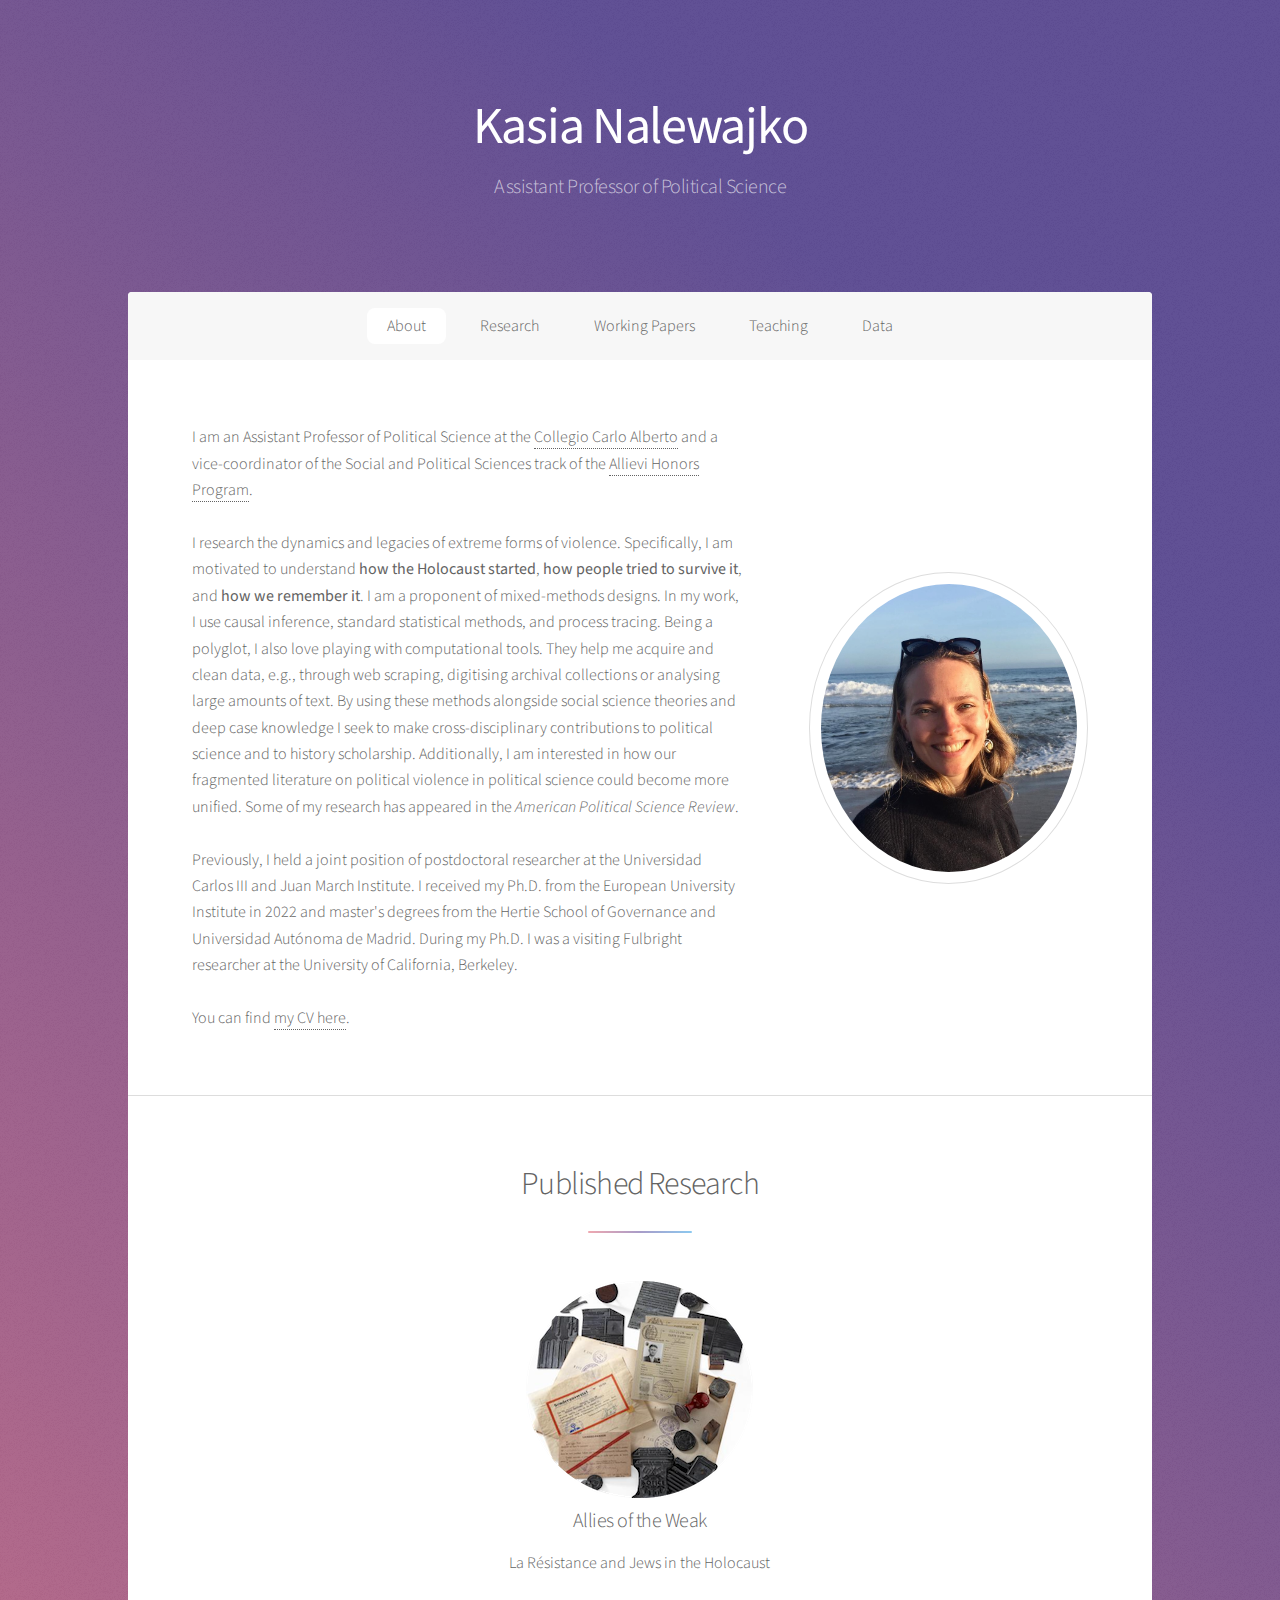
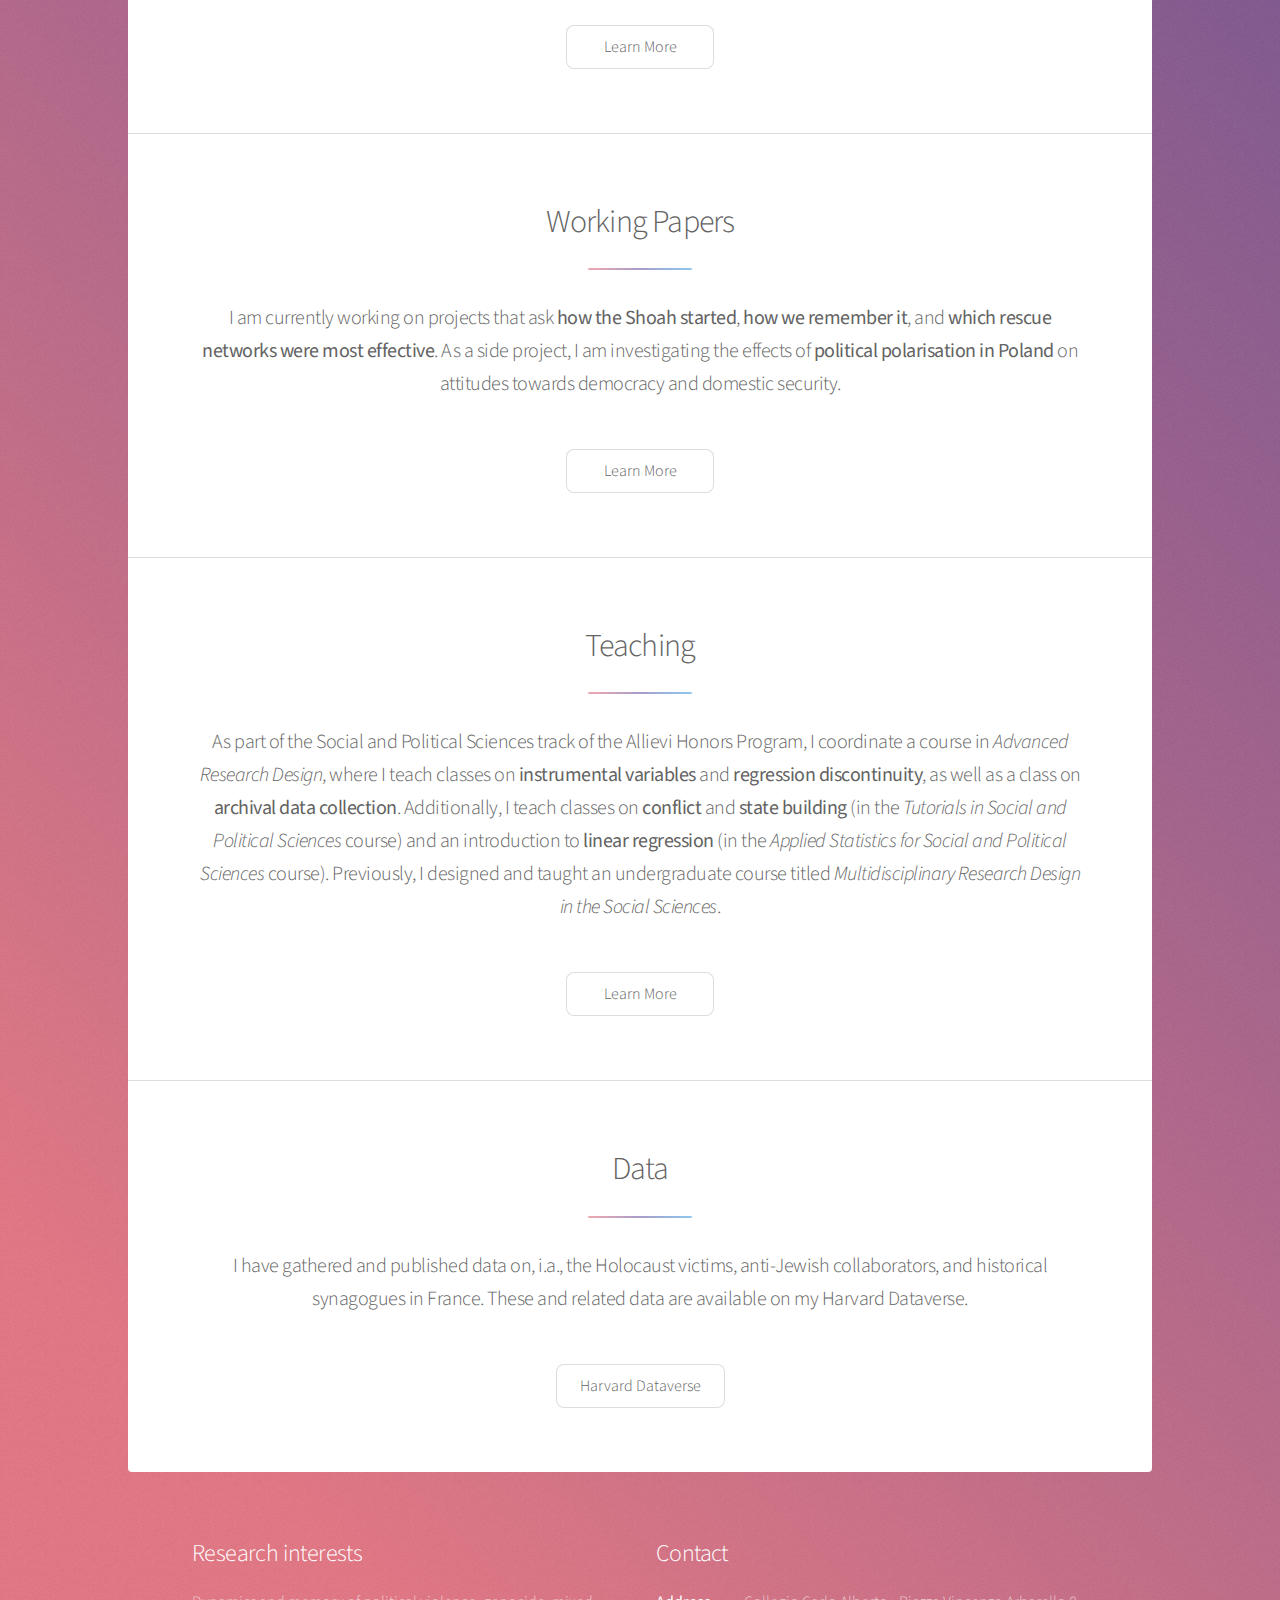
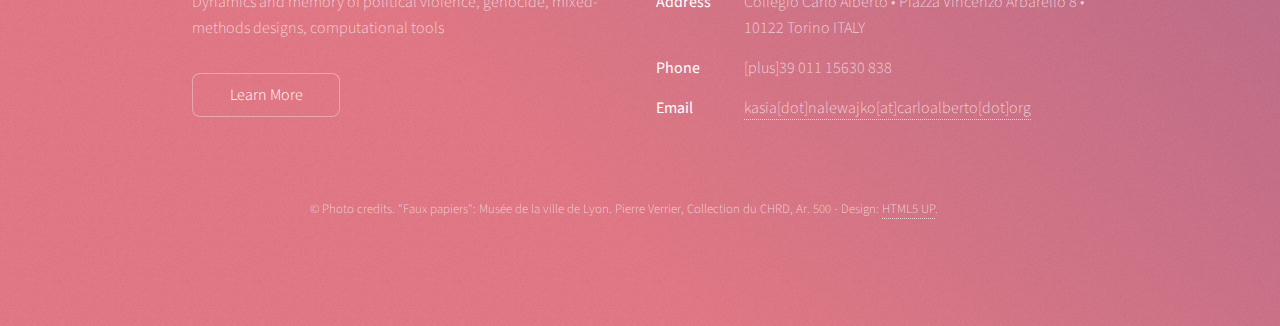
<file: index.html>
<!DOCTYPE HTML>
<!--
	Stellar by HTML5 UP
	html5up.net | @ajlkn
	Free for personal and commercial use under the CCA 3.0 license (html5up.net/license)
-->
<html>
	<head>
	  <meta name="description" content="Assistant Professor of Political Science at the Collegio Carlo Alberto (Italy). I research dynamics and legacies of political violence.">
    <meta name="keywords" content="kasia nalewajko, nalewajko, political science, comparative politics, politics, genocide, pogroms, insurgents, resistance, collective memory, wikipedia, holocaust, shoah, collegio carlo alberto, researcher, turin, torino, italy, poland, france">
    <meta name="author" content="Kasia Nalewajko">
		<title>Kasia Nalewajko</title>
		<meta charset="utf-8" />
		<meta name="viewport" content="width=device-width, initial-scale=1, user-scalable=no" />
		<link rel="stylesheet" href="assets/css/main_adjusted_photo.css" />
		<noscript><link rel="stylesheet" href="assets/css/noscript.css" /></noscript>
	</head>
	<body class="is-preload">

		<!-- Wrapper -->
			<div id="wrapper">

				<!-- Header -->
					<header id="header" class="alt">
						<!-- <span class="logo"><img src="images/logo.svg" alt="" /></span> -->
						<h1><b>Kasia Nalewajko</b></h1>
						<p>Assistant Professor of Political Science<br />
						<!-- built by <a href="https://twitter.com/ajlkn">@ajlkn</a> for <a href="https://html5up.net">HTML5 UP</a>.</p> -->
					</header>

				<!-- Nav -->
					<nav id="nav">
						<ul>
							<li><a href="#intro" class="active">About</a></li>
							<li><a href="#first">Research</a></li>
							<li><a href="#second">Working Papers</a></li>
							<li><a href="#teaching">Teaching</a></li>
							<li><a href="#data">Data</a></li>
						</ul>
					</nav>

				<!-- Main -->
					<div id="main">

						<!-- ABOUT -->
							<section id="intro" class="main">
								<div class="spotlight">
									<div class="content">
										<!-- 	<header class="major"> -->
										<!-- 	<h2>Place for subtitle</h2> -->
										<!-- 	</header> -->
										<p>I am an Assistant Professor of Political Science at the <a href="https://www.carloalberto.org/">Collegio Carlo Alberto</a> and a vice-coordinator of the Social and Political Sciences track of the <a href="https://www.carloalberto.org/education/allievi-honors-program/courses/social-and-political-sciences-track-new/">Allievi Honors Program</a>.
										
										<br>
										<br>

I research the dynamics and legacies of extreme forms of violence. Specifically, I am motivated to understand <b>how the Holocaust started</b>, <b>how people tried to survive it</b>, and <b>how we remember it</b>. I am a proponent of mixed-methods designs. In my work, I use causal inference, standard statistical methods, and process tracing. Being a polyglot, I also love playing with computational tools. They help me acquire and clean data, e.g., through web scraping, digitising archival collections or analysing large amounts of text. By using these methods alongside social science theories and deep case knowledge I seek to make cross-disciplinary contributions to political science and to history scholarship. Additionally, I am interested in how our fragmented literature on political violence in political science could become more unified. Some of my research has appeared in the <i>American Political Science Review</i>.

<br>
<br>

Previously, I held a joint position of postdoctoral researcher at the Universidad Carlos III and Juan March Institute. I received my Ph.D. from the European University Institute in 2022 and master's degrees from the Hertie School of Governance and Universidad Autónoma de Madrid. During my Ph.D. I was a visiting Fulbright researcher at the University of California, Berkeley.

<br>
<br>

You can find <a href="images/resume_nalewajko.pdf" download="resume_nalewajko.pdf">my CV here</a>.

</p>
										<!-- 	<ul class="actions">  -->
											<!-- 	<li><a href="research.html" class="button">Learn More</a></li>  -->
										<!-- 	</ul>  -->
									</div>
									<span class="image"><img src="images/profile.jpeg" alt="" /></span>
								</div>
							</section>

						<!-- First Section -->
							<section id="first" class="main special">
								<header class="major">
									<h2>Published Research</h2>
								</header>
								<ul class="features">
										<!-- <li>
										<span class="icon solid major style1 fa-code"></span>
										<h3>Ipsum consequat</h3>
										<p>Sed lorem amet ipsum dolor et amet nullam consequat a feugiat consequat tempus veroeros sed consequat.</p>
									</li> -->
									<li>
										<span class="image"><img src="images/faux_papiers.png" alt="" /></span>
										<h3>Allies of the Weak</h3>
										<p>La Résistance and Jews in the Holocaust</p>
									</li>
									<!-- <li>
										<span class="icon major style5 fa-gem"></span>
										<h3>Dolor nullam</h3>
										<p>Sed lorem amet ipsum dolor et amet nullam consequat a feugiat consequat tempus veroeros sed consequat.</p>
									</li> -->
								</ul>
								<footer class="major">
									<ul class="actions special">
										<li><a href="research.html" class="button">Learn More</a></li>
									</ul>
								</footer>
							</section>

						<!-- Second Section -->
							<section id="second" class="main special">
								<header class="major">
									<h2>Working Papers</h2>
									<p>I am currently working on projects that ask <b>how the Shoah started</b>, <b>how we remember it</b>, and <b>which rescue networks were most effective</b>. As a side project, I am investigating the effects of <b>political polarisation in Poland</b> on attitudes towards democracy and domestic security.</p>
								</header>
								<!-- <ul class="statistics"> -->
									<!-- <li class="style1">
										<span class="icon solid fa-code-branch"></span>
										<strong>5,120</strong> Etiam
									</li>
									<li class="style2">
										<span class="icon fa-folder-open"></span>
										<strong>8,192</strong> Magna
									</li>
									<li class="style3">
										<span class="icon solid fa-signal"></span>
										<strong>2,048</strong> Tempus
									</li>
									<li class="style4">
										<span class="icon solid fa-laptop"></span>
										<strong>4,096</strong> Aliquam
									</li>
									<li class="style5">
										<span class="icon fa-gem"></span>
										<strong>1,024</strong> Nullam
									</li>
								</ul>  -->
								<!-- <p class="content">Nam elementum nisl et mi a commodo porttitor. Morbi sit amet nisl eu arcu faucibus hendrerit vel a risus. Nam a orci mi, elementum ac arcu sit amet, fermentum pellentesque et purus. Integer maximus varius lorem, sed convallis diam accumsan sed. Etiam porttitor placerat sapien, sed eleifend a enim pulvinar faucibus semper quis ut arcu. Ut non nisl a mollis est efficitur vestibulum. Integer eget purus nec nulla mattis et accumsan ut magna libero. Morbi auctor iaculis porttitor. Sed ut magna ac risus et hendrerit scelerisque. Praesent eleifend lacus in lectus aliquam porta. Cras eu ornare dui curabitur lacinia.</p> -->
								<footer class="major">
									<ul class="actions special">
										<li><a href="research.html" class="button">Learn More</a></li>
									</ul>
								</footer>
							</section>

						<!-- Get Started -->
							<section id="teaching" class="main special">
								<header class="major">
									<h2>Teaching</h2>
									<p>As part of the Social and Political Sciences track of the Allievi Honors Program, I coordinate a course in <i>Advanced Research Design</i>, where I teach classes on <b>instrumental variables</b> and <b>regression discontinuity</b>, as well as a class on <b>archival data collection</b>. Additionally, I teach classes on <b>conflict</b> and <b>state building</b> (in the <i>Tutorials in Social and Political Sciences</i> course) and an introduction to <b>linear regression</b> (in the <i>Applied Statistics for Social and Political Sciences</i> course). Previously, I designed and taught an undergraduate course titled <i>Multidisciplinary Research Design in the Social Sciences</i>.</p>
								</header>
								<footer class="major">
									<ul class="actions special">
										<!-- <li><a href="research.html" class="button primary">Get Started</a></li> -->
										<li><a href="teaching.html" class="button">Learn More</a></li>
									</ul>
								</footer>
							</section>
							
							<section id="data" class="main special">
								<header class="major">
									<h2>Data</h2>
									<p>I have gathered and published data on, i.a., the Holocaust victims, anti-Jewish collaborators, and historical synagogues in France. These and related data are available on my Harvard Dataverse.</p>
								</header>
								<footer class="major">
									<ul class="actions special">
										<!-- <li><a href="research.html" class="button primary">Get Started</a></li> -->
										<li><a href="https://dataverse.harvard.edu/dataverse/harvard?q=nalewajko&fq1=authorName_ss%3A%22Nalewajko%2C+Kasia%22&fq0=dvObjectType%3A%28dataverses+OR+datasets+OR+files%29&types=dataverses%3Adatasets%3Afiles&sort=score&order=" class="button">Harvard Dataverse</a></li>
									</ul>
								</footer>
							</section>

					</div>

				<!-- Footer -->
					<footer id="footer">
						<section>
							<h2>Research interests</h2>
							<p>Dynamics and memory of political violence, genocide, mixed-methods designs, computational tools</p>
							<ul class="actions">
								<li><a href="research.html" class="button">Learn More</a></li>
							</ul>
						</section>
						<section>
							<h2>Contact</h2>
							<dl class="alt">
								<dt>Address</dt>
								<dd>Collegio Carlo Alberto &bull; Piazza Vincenzo Arbarello 8 &bull; 10122 Torino ITALY</dd>
								<dt>Phone</dt>
								<dd>[plus]39 011 15630 838</dd>
								<dt>Email</dt>
								<dd><a href="#">kasia[dot]nalewajko[at]carloalberto[dot]org</a></dd>
							</dl>
							<!-- <ul class="icons">
								<li><a href="#" class="icon brands fa-twitter alt"><span class="label">Twitter</span></a></li>
								<li><a href="#" class="icon brands fa-facebook-f alt"><span class="label">Facebook</span></a></li>
								<li><a href="#" class="icon brands fa-instagram alt"><span class="label">Instagram</span></a></li>
								<li><a href="#" class="icon brands fa-github alt"><span class="label">GitHub</span></a></li>
								<li><a href="#" class="icon brands fa-dribbble alt"><span class="label">Dribbble</span></a></li>
							</ul> -->
						</section>
						<p class="copyright">&copy; Photo credits. "Faux papiers": Musée de la ville de Lyon. Pierre Verrier, Collection du CHRD, Ar. 500 - Design: <a href="https://html5up.net">HTML5 UP</a>.</p>
					</footer>

			</div>

		<!-- Scripts -->
			<script src="assets/js/jquery.min.js"></script>
			<script src="assets/js/jquery.scrollex.min.js"></script>
			<script src="assets/js/jquery.scrolly.min.js"></script>
			<script src="assets/js/browser.min.js"></script>
			<script src="assets/js/breakpoints.min.js"></script>
			<script src="assets/js/util.js"></script>
			<script src="assets/js/main.js"></script>

	</body>
</html>
</file>
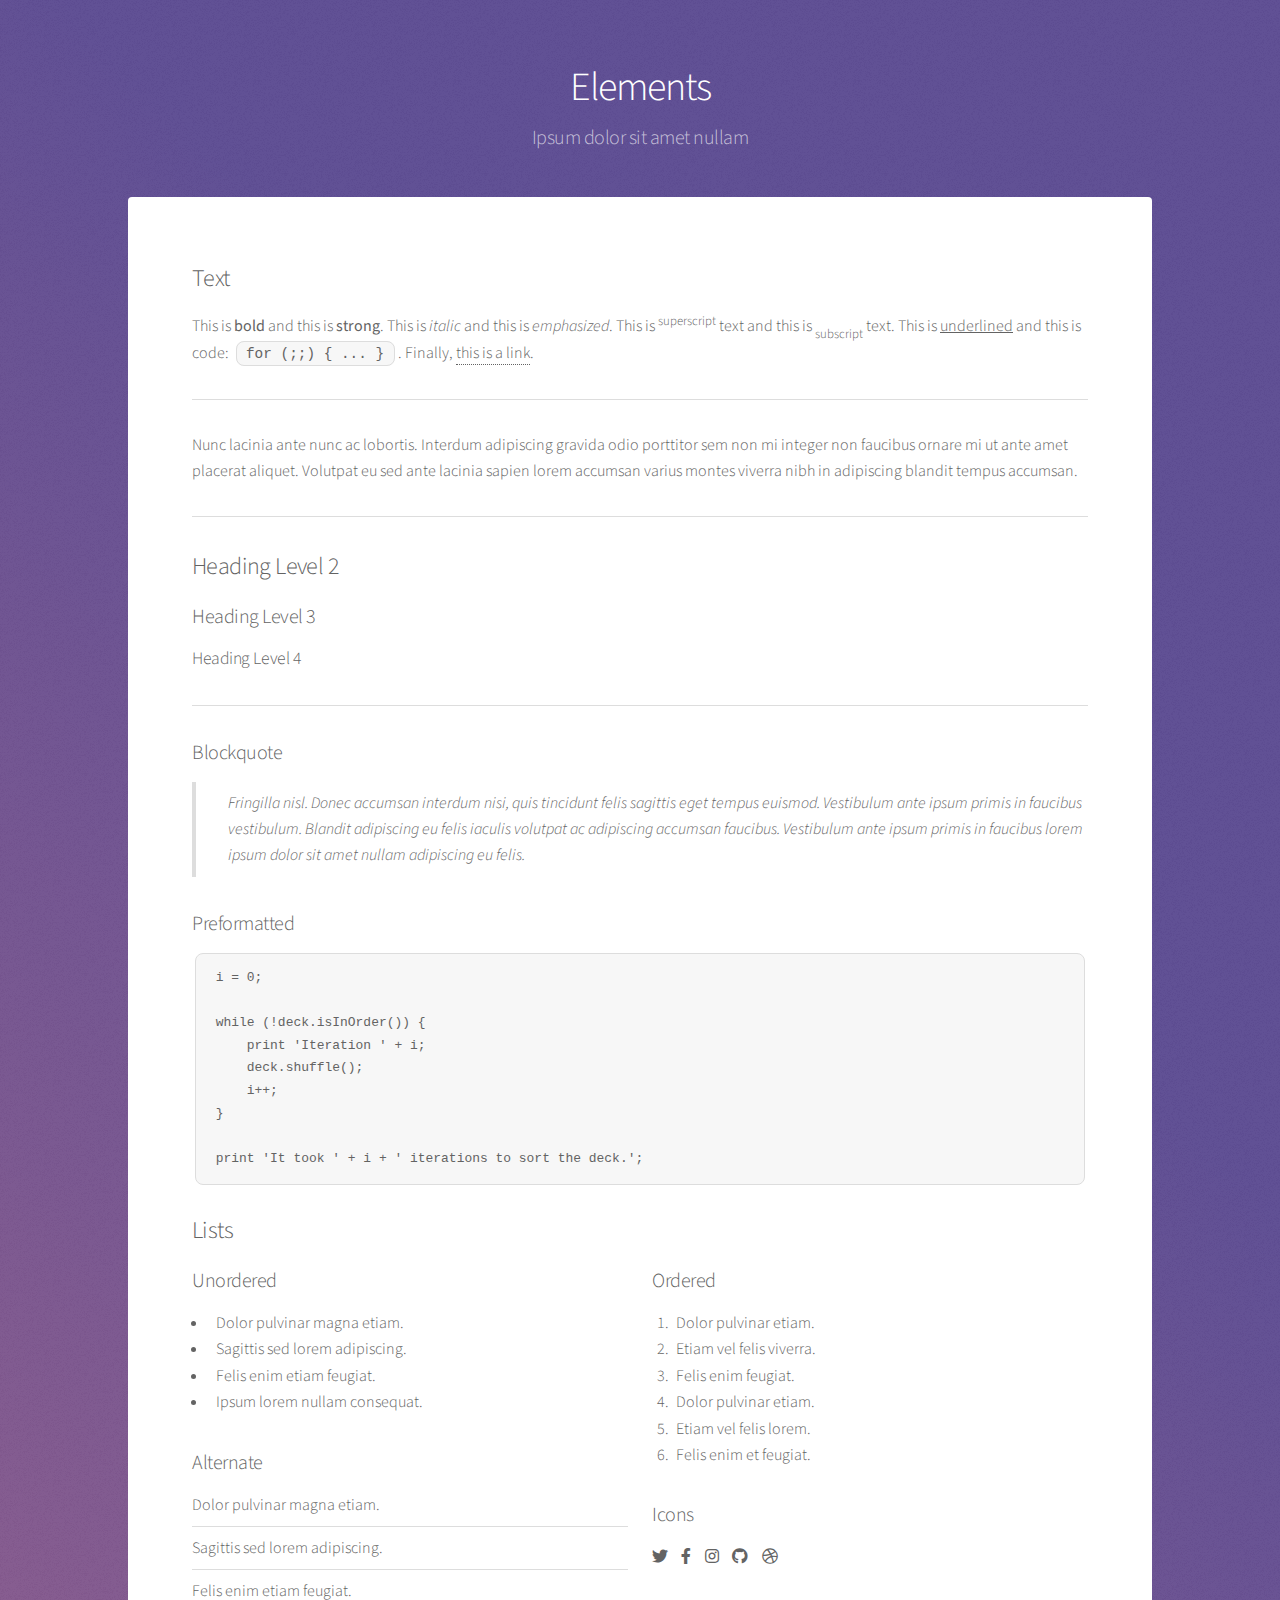
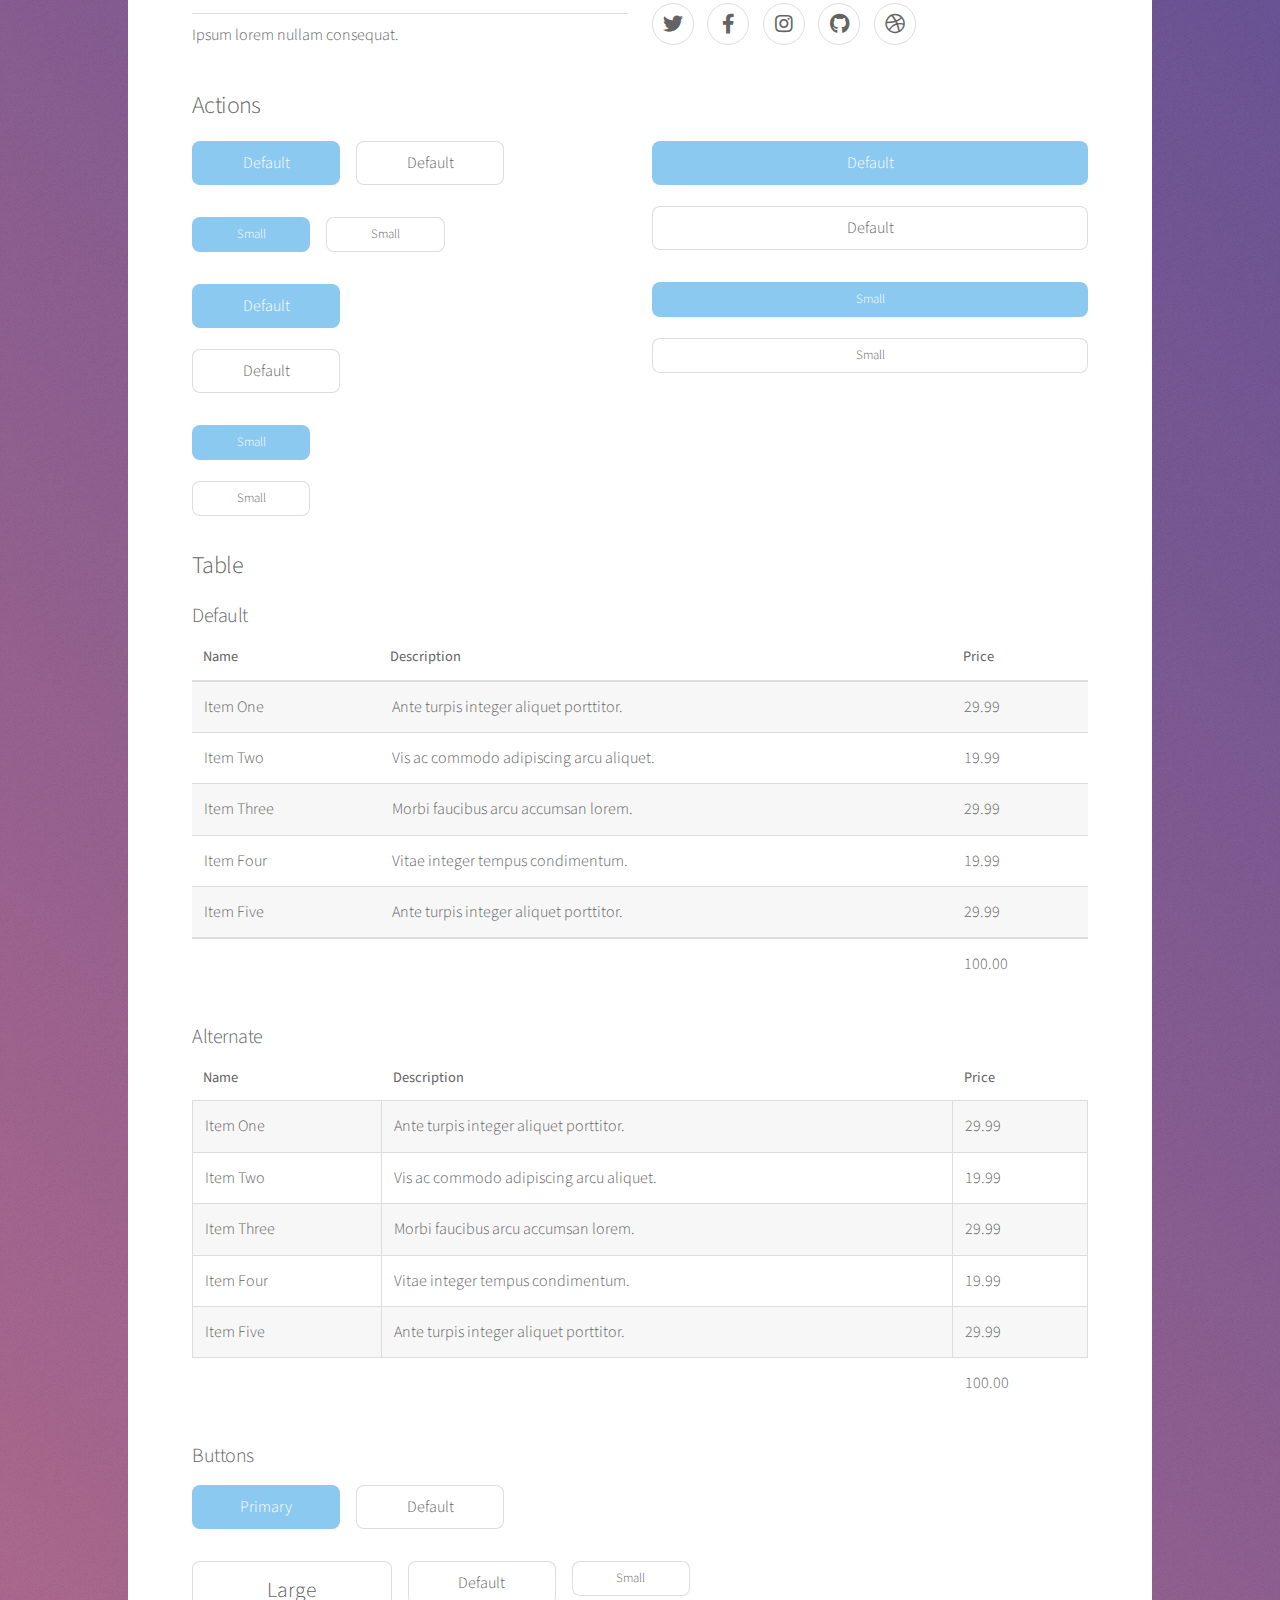
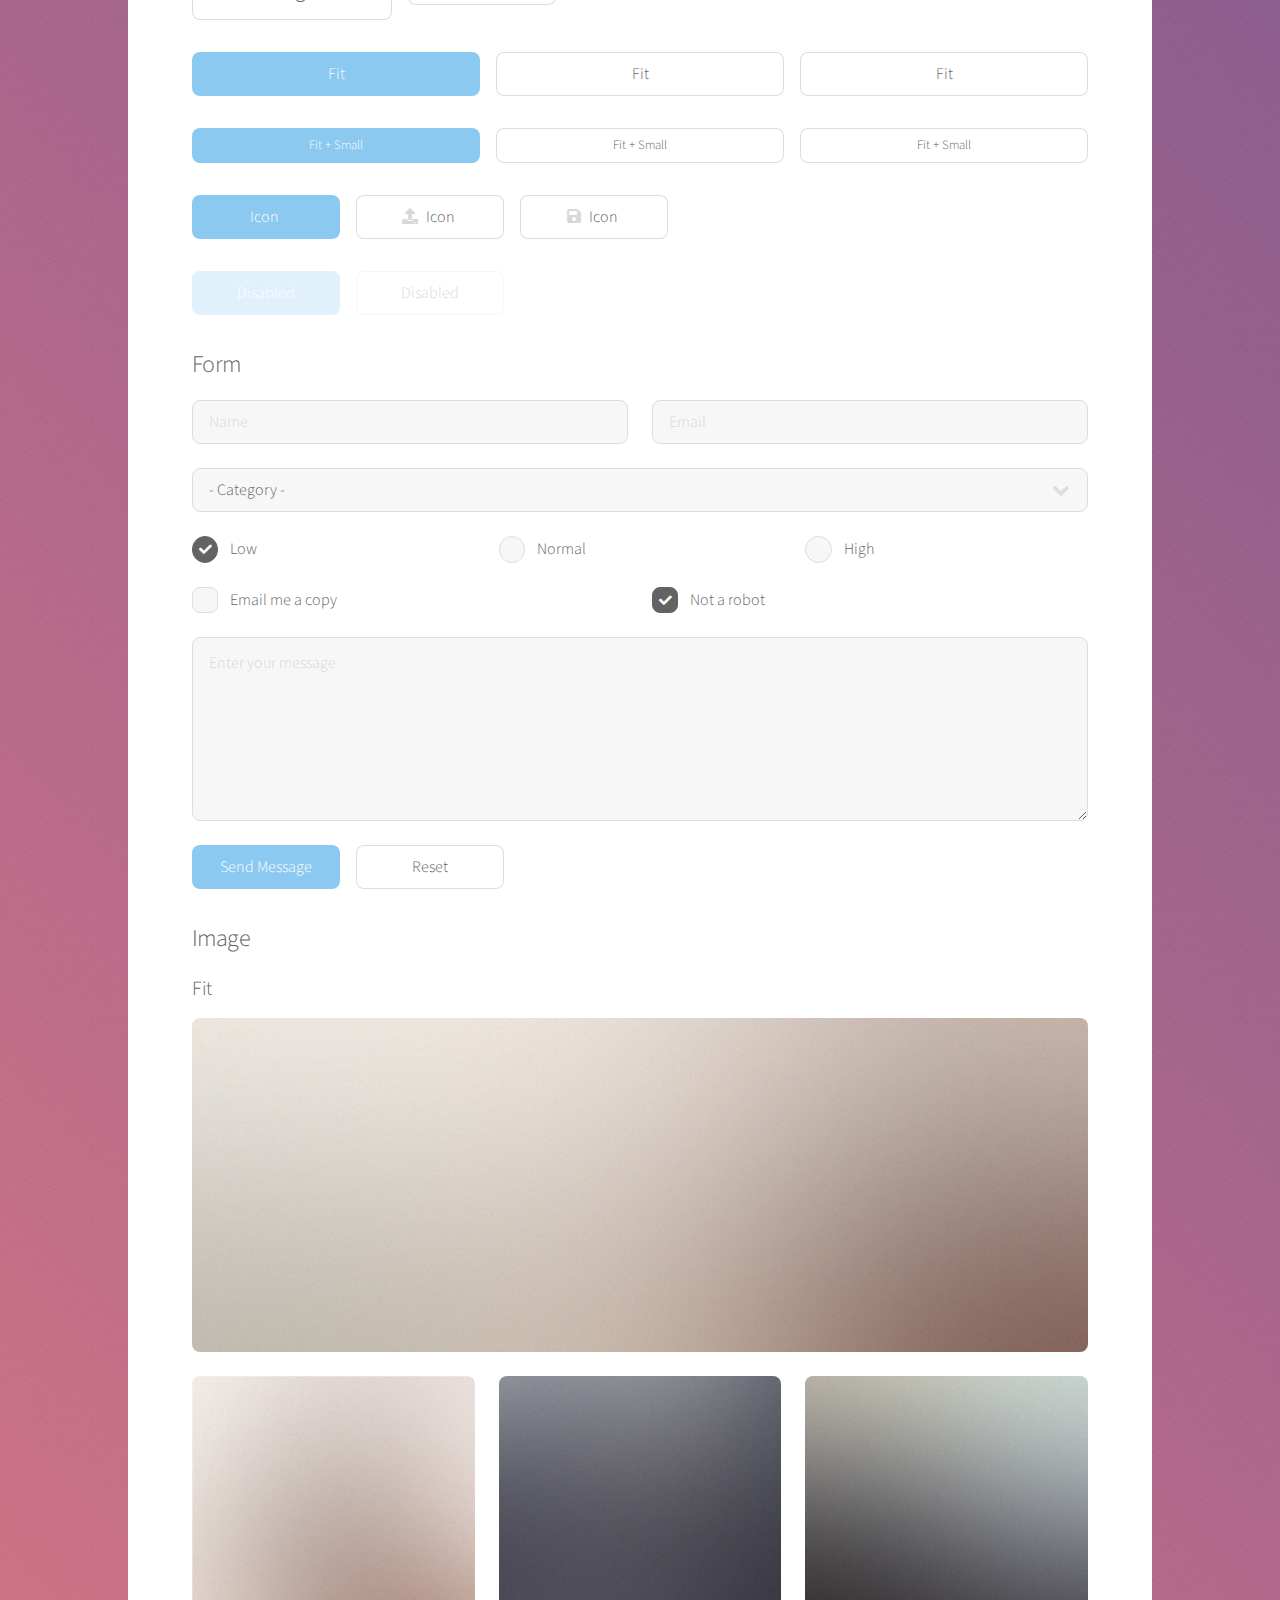
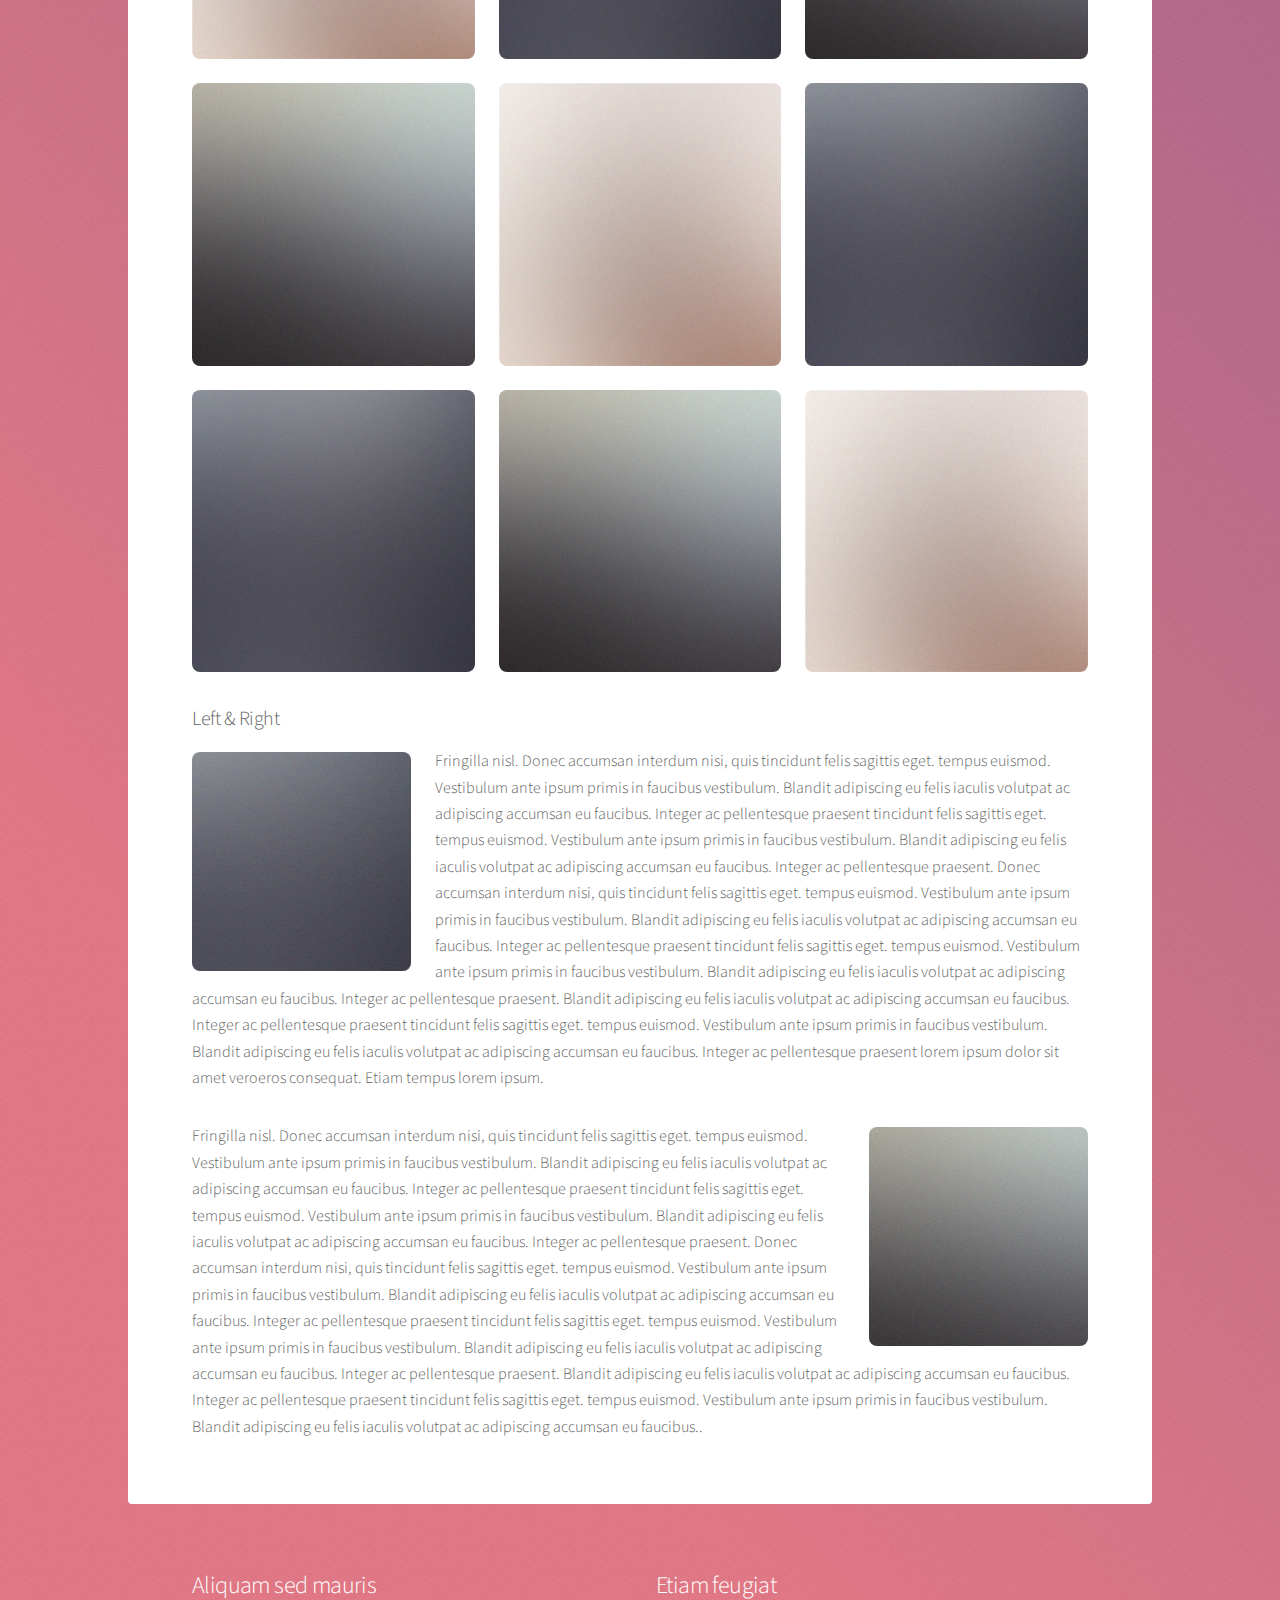
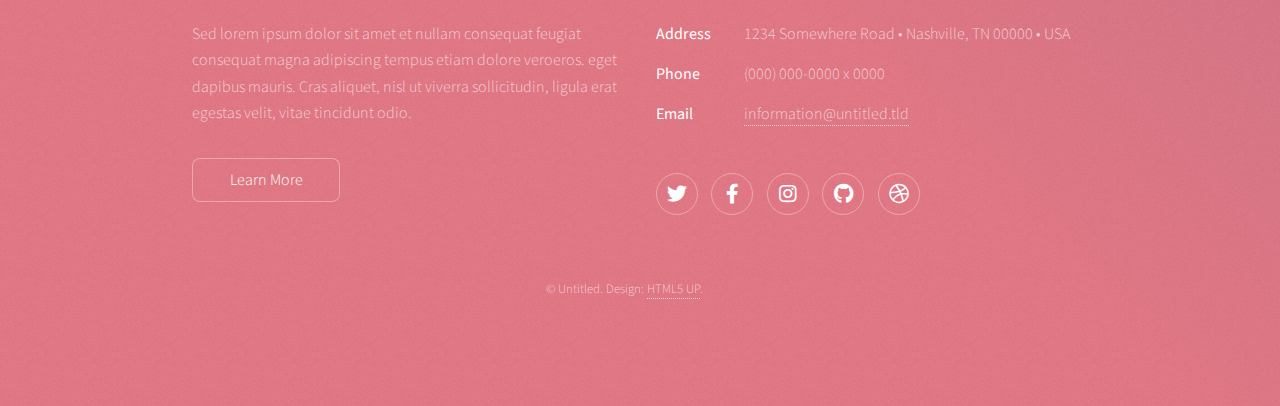
<file: elements.html>
<!DOCTYPE HTML>
<!--
	Stellar by HTML5 UP
	html5up.net | @ajlkn
	Free for personal and commercial use under the CCA 3.0 license (html5up.net/license)
-->
<html>
	<head>
		<title>Elements - Stellar by HTML5 UP</title>
		<meta charset="utf-8" />
		<meta name="viewport" content="width=device-width, initial-scale=1, user-scalable=no" />
		<link rel="stylesheet" href="assets/css/main.css" />
		<noscript><link rel="stylesheet" href="assets/css/noscript.css" /></noscript>
	</head>
	<body class="is-preload">

		<!-- Wrapper -->
			<div id="wrapper">

				<!-- Header -->
					<header id="header">
						<h1>Elements</h1>
						<p>Ipsum dolor sit amet nullam</p>
					</header>

				<!-- Main -->
					<div id="main">

						<!-- Content -->
							<section id="content" class="main">

								<!-- Text -->
									<section>
										<h2>Text</h2>
										<p>This is <b>bold</b> and this is <strong>strong</strong>. This is <i>italic</i> and this is <em>emphasized</em>.
										This is <sup>superscript</sup> text and this is <sub>subscript</sub> text.
										This is <u>underlined</u> and this is code: <code>for (;;) { ... }</code>. Finally, <a href="#">this is a link</a>.</p>
										<hr />
										<p>Nunc lacinia ante nunc ac lobortis. Interdum adipiscing gravida odio porttitor sem non mi integer non faucibus ornare mi ut ante amet placerat aliquet. Volutpat eu sed ante lacinia sapien lorem accumsan varius montes viverra nibh in adipiscing blandit tempus accumsan.</p>
										<hr />
										<h2>Heading Level 2</h2>
										<h3>Heading Level 3</h3>
										<h4>Heading Level 4</h4>
										<hr />
										<h3>Blockquote</h3>
										<blockquote>Fringilla nisl. Donec accumsan interdum nisi, quis tincidunt felis sagittis eget tempus euismod. Vestibulum ante ipsum primis in faucibus vestibulum. Blandit adipiscing eu felis iaculis volutpat ac adipiscing accumsan faucibus. Vestibulum ante ipsum primis in faucibus lorem ipsum dolor sit amet nullam adipiscing eu felis.</blockquote>
										<h3>Preformatted</h3>
										<pre><code>i = 0;

while (!deck.isInOrder()) {
    print 'Iteration ' + i;
    deck.shuffle();
    i++;
}

print 'It took ' + i + ' iterations to sort the deck.';</code></pre>
									</section>

								<!-- Lists -->
									<section>
										<h2>Lists</h2>
										<div class="row">
											<div class="col-6 col-12-medium">
												<h3>Unordered</h3>
												<ul>
													<li>Dolor pulvinar magna etiam.</li>
													<li>Sagittis sed lorem adipiscing.</li>
													<li>Felis enim etiam feugiat.</li>
													<li>Ipsum lorem nullam consequat.</li>
												</ul>
												<h3>Alternate</h3>
												<ul class="alt">
													<li>Dolor pulvinar magna etiam.</li>
													<li>Sagittis sed lorem adipiscing.</li>
													<li>Felis enim etiam feugiat.</li>
													<li>Ipsum lorem nullam consequat.</li>
												</ul>
											</div>
											<div class="col-6 col-12-medium">
												<h3>Ordered</h3>
												<ol>
													<li>Dolor pulvinar etiam.</li>
													<li>Etiam vel felis viverra.</li>
													<li>Felis enim feugiat.</li>
													<li>Dolor pulvinar etiam.</li>
													<li>Etiam vel felis lorem.</li>
													<li>Felis enim et feugiat.</li>
												</ol>
												<h3>Icons</h3>
												<ul class="icons">
													<li><a href="#" class="icon brands fa-twitter"><span class="label">Twitter</span></a></li>
													<li><a href="#" class="icon brands fa-facebook-f"><span class="label">Facebook</span></a></li>
													<li><a href="#" class="icon brands fa-instagram"><span class="label">Instagram</span></a></li>
													<li><a href="#" class="icon brands fa-github"><span class="label">GitHub</span></a></li>
													<li><a href="#" class="icon brands fa-dribbble"><span class="label">Dribbble</span></a></li>
												</ul>
												<ul class="icons">
													<li><a href="#" class="icon brands alt fa-twitter"><span class="label">Twitter</span></a></li>
													<li><a href="#" class="icon brands alt fa-facebook-f"><span class="label">Facebook</span></a></li>
													<li><a href="#" class="icon brands alt fa-instagram"><span class="label">Instagram</span></a></li>
													<li><a href="#" class="icon brands alt fa-github"><span class="label">GitHub</span></a></li>
													<li><a href="#" class="icon brands alt fa-dribbble"><span class="label">Dribbble</span></a></li>
												</ul>
											</div>
										</div>
										<h2>Actions</h2>
										<div class="row">
											<div class="col-6 col-12-medium">
												<ul class="actions">
													<li><a href="#" class="button primary">Default</a></li>
													<li><a href="#" class="button">Default</a></li>
												</ul>
												<ul class="actions small">
													<li><a href="#" class="button primary small">Small</a></li>
													<li><a href="#" class="button small">Small</a></li>
												</ul>
												<ul class="actions stacked">
													<li><a href="#" class="button primary">Default</a></li>
													<li><a href="#" class="button">Default</a></li>
												</ul>
												<ul class="actions stacked">
													<li><a href="#" class="button primary small">Small</a></li>
													<li><a href="#" class="button small">Small</a></li>
												</ul>
											</div>
											<div class="col-6 col-12-medium">
												<ul class="actions stacked">
													<li><a href="#" class="button primary fit">Default</a></li>
													<li><a href="#" class="button fit">Default</a></li>
												</ul>
												<ul class="actions stacked">
													<li><a href="#" class="button primary small fit">Small</a></li>
													<li><a href="#" class="button small fit">Small</a></li>
												</ul>
											</div>
										</div>
									</section>

								<!-- Table -->
									<section>
										<h2>Table</h2>
										<h3>Default</h3>
										<div class="table-wrapper">
											<table>
												<thead>
													<tr>
														<th>Name</th>
														<th>Description</th>
														<th>Price</th>
													</tr>
												</thead>
												<tbody>
													<tr>
														<td>Item One</td>
														<td>Ante turpis integer aliquet porttitor.</td>
														<td>29.99</td>
													</tr>
													<tr>
														<td>Item Two</td>
														<td>Vis ac commodo adipiscing arcu aliquet.</td>
														<td>19.99</td>
													</tr>
													<tr>
														<td>Item Three</td>
														<td> Morbi faucibus arcu accumsan lorem.</td>
														<td>29.99</td>
													</tr>
													<tr>
														<td>Item Four</td>
														<td>Vitae integer tempus condimentum.</td>
														<td>19.99</td>
													</tr>
													<tr>
														<td>Item Five</td>
														<td>Ante turpis integer aliquet porttitor.</td>
														<td>29.99</td>
													</tr>
												</tbody>
												<tfoot>
													<tr>
														<td colspan="2"></td>
														<td>100.00</td>
													</tr>
												</tfoot>
											</table>
										</div>

										<h3>Alternate</h3>
										<div class="table-wrapper">
											<table class="alt">
												<thead>
													<tr>
														<th>Name</th>
														<th>Description</th>
														<th>Price</th>
													</tr>
												</thead>
												<tbody>
													<tr>
														<td>Item One</td>
														<td>Ante turpis integer aliquet porttitor.</td>
														<td>29.99</td>
													</tr>
													<tr>
														<td>Item Two</td>
														<td>Vis ac commodo adipiscing arcu aliquet.</td>
														<td>19.99</td>
													</tr>
													<tr>
														<td>Item Three</td>
														<td> Morbi faucibus arcu accumsan lorem.</td>
														<td>29.99</td>
													</tr>
													<tr>
														<td>Item Four</td>
														<td>Vitae integer tempus condimentum.</td>
														<td>19.99</td>
													</tr>
													<tr>
														<td>Item Five</td>
														<td>Ante turpis integer aliquet porttitor.</td>
														<td>29.99</td>
													</tr>
												</tbody>
												<tfoot>
													<tr>
														<td colspan="2"></td>
														<td>100.00</td>
													</tr>
												</tfoot>
											</table>
										</div>
									</section>

								<!-- Buttons -->
									<section>
										<h3>Buttons</h3>
										<ul class="actions">
											<li><a href="#" class="button primary">Primary</a></li>
											<li><a href="#" class="button">Default</a></li>
										</ul>
										<ul class="actions">
											<li><a href="#" class="button large">Large</a></li>
											<li><a href="#" class="button">Default</a></li>
											<li><a href="#" class="button small">Small</a></li>
										</ul>
										<ul class="actions fit">
											<li><a href="#" class="button primary fit">Fit</a></li>
											<li><a href="#" class="button fit">Fit</a></li>
											<li><a href="#" class="button fit">Fit</a></li>
										</ul>
										<ul class="actions fit small">
											<li><a href="#" class="button primary fit small">Fit + Small</a></li>
											<li><a href="#" class="button fit small">Fit + Small</a></li>
											<li><a href="#" class="button fit small">Fit + Small</a></li>
										</ul>
										<ul class="actions">
											<li><a href="#" class="button primary icon solidfa-download">Icon</a></li>
											<li><a href="#" class="button icon solid fa-upload">Icon</a></li>
											<li><a href="#" class="button icon solid fa-save">Icon</a></li>
										</ul>
										<ul class="actions">
											<li><span class="button primary disabled">Disabled</span></li>
											<li><span class="button disabled">Disabled</span></li>
										</ul>
									</section>

								<!-- Form -->
									<section>
										<h2>Form</h2>
										<form method="post" action="#">
											<div class="row gtr-uniform">
												<div class="col-6 col-12-xsmall">
													<input type="text" name="demo-name" id="demo-name" value="" placeholder="Name" />
												</div>
												<div class="col-6 col-12-xsmall">
													<input type="email" name="demo-email" id="demo-email" value="" placeholder="Email" />
												</div>
												<div class="col-12">
													<select name="demo-category" id="demo-category">
														<option value="">- Category -</option>
														<option value="1">Manufacturing</option>
														<option value="1">Shipping</option>
														<option value="1">Administration</option>
														<option value="1">Human Resources</option>
													</select>
												</div>
												<div class="col-4 col-12-small">
													<input type="radio" id="demo-priority-low" name="demo-priority" checked>
													<label for="demo-priority-low">Low</label>
												</div>
												<div class="col-4 col-12-small">
													<input type="radio" id="demo-priority-normal" name="demo-priority">
													<label for="demo-priority-normal">Normal</label>
												</div>
												<div class="col-4 col-12-small">
													<input type="radio" id="demo-priority-high" name="demo-priority">
													<label for="demo-priority-high">High</label>
												</div>
												<div class="col-6 col-12-small">
													<input type="checkbox" id="demo-copy" name="demo-copy">
													<label for="demo-copy">Email me a copy</label>
												</div>
												<div class="col-6 col-12-small">
													<input type="checkbox" id="demo-human" name="demo-human" checked>
													<label for="demo-human">Not a robot</label>
												</div>
												<div class="col-12">
													<textarea name="demo-message" id="demo-message" placeholder="Enter your message" rows="6"></textarea>
												</div>
												<div class="col-12">
													<ul class="actions">
														<li><input type="submit" value="Send Message" class="primary" /></li>
														<li><input type="reset" value="Reset" /></li>
													</ul>
												</div>
											</div>
										</form>
									</section>

								<!-- Image -->
									<section>
										<h2>Image</h2>
										<h3>Fit</h3>
										<div class="box alt">
											<div class="row gtr-uniform">
												<div class="col-12"><span class="image fit"><img src="images/pic04.jpg" alt="" /></span></div>
												<div class="col-4"><span class="image fit"><img src="images/pic01.jpg" alt="" /></span></div>
												<div class="col-4"><span class="image fit"><img src="images/pic02.jpg" alt="" /></span></div>
												<div class="col-4"><span class="image fit"><img src="images/pic03.jpg" alt="" /></span></div>
												<div class="col-4"><span class="image fit"><img src="images/pic03.jpg" alt="" /></span></div>
												<div class="col-4"><span class="image fit"><img src="images/pic01.jpg" alt="" /></span></div>
												<div class="col-4"><span class="image fit"><img src="images/pic02.jpg" alt="" /></span></div>
												<div class="col-4"><span class="image fit"><img src="images/pic02.jpg" alt="" /></span></div>
												<div class="col-4"><span class="image fit"><img src="images/pic03.jpg" alt="" /></span></div>
												<div class="col-4"><span class="image fit"><img src="images/pic01.jpg" alt="" /></span></div>
											</div>
										</div>
										<h3>Left &amp; Right</h3>
										<p><span class="image left"><img src="images/pic05.jpg" alt="" /></span>Fringilla nisl. Donec accumsan interdum nisi, quis tincidunt felis sagittis eget. tempus euismod. Vestibulum ante ipsum primis in faucibus vestibulum. Blandit adipiscing eu felis iaculis volutpat ac adipiscing accumsan eu faucibus. Integer ac pellentesque praesent tincidunt felis sagittis eget. tempus euismod. Vestibulum ante ipsum primis in faucibus vestibulum. Blandit adipiscing eu felis iaculis volutpat ac adipiscing accumsan eu faucibus. Integer ac pellentesque praesent. Donec accumsan interdum nisi, quis tincidunt felis sagittis eget. tempus euismod. Vestibulum ante ipsum primis in faucibus vestibulum. Blandit adipiscing eu felis iaculis volutpat ac adipiscing accumsan eu faucibus. Integer ac pellentesque praesent tincidunt felis sagittis eget. tempus euismod. Vestibulum ante ipsum primis in faucibus vestibulum. Blandit adipiscing eu felis iaculis volutpat ac adipiscing accumsan eu faucibus. Integer ac pellentesque praesent. Blandit adipiscing eu felis iaculis volutpat ac adipiscing accumsan eu faucibus. Integer ac pellentesque praesent tincidunt felis sagittis eget. tempus euismod. Vestibulum ante ipsum primis in faucibus vestibulum. Blandit adipiscing eu felis iaculis volutpat ac adipiscing accumsan eu faucibus. Integer ac pellentesque praesent lorem ipsum dolor sit amet veroeros consequat. Etiam tempus lorem ipsum.</p>
										<p><span class="image right"><img src="images/pic06.jpg" alt="" /></span>Fringilla nisl. Donec accumsan interdum nisi, quis tincidunt felis sagittis eget. tempus euismod. Vestibulum ante ipsum primis in faucibus vestibulum. Blandit adipiscing eu felis iaculis volutpat ac adipiscing accumsan eu faucibus. Integer ac pellentesque praesent tincidunt felis sagittis eget. tempus euismod. Vestibulum ante ipsum primis in faucibus vestibulum. Blandit adipiscing eu felis iaculis volutpat ac adipiscing accumsan eu faucibus. Integer ac pellentesque praesent. Donec accumsan interdum nisi, quis tincidunt felis sagittis eget. tempus euismod. Vestibulum ante ipsum primis in faucibus vestibulum. Blandit adipiscing eu felis iaculis volutpat ac adipiscing accumsan eu faucibus. Integer ac pellentesque praesent tincidunt felis sagittis eget. tempus euismod. Vestibulum ante ipsum primis in faucibus vestibulum. Blandit adipiscing eu felis iaculis volutpat ac adipiscing accumsan eu faucibus. Integer ac pellentesque praesent. Blandit adipiscing eu felis iaculis volutpat ac adipiscing accumsan eu faucibus. Integer ac pellentesque praesent tincidunt felis sagittis eget. tempus euismod. Vestibulum ante ipsum primis in faucibus vestibulum. Blandit adipiscing eu felis iaculis volutpat ac adipiscing accumsan eu faucibus..</p>
									</section>

							</section>

					</div>

				<!-- Footer -->
					<footer id="footer">
						<section>
							<h2>Aliquam sed mauris</h2>
							<p>Sed lorem ipsum dolor sit amet et nullam consequat feugiat consequat magna adipiscing tempus etiam dolore veroeros. eget dapibus mauris. Cras aliquet, nisl ut viverra sollicitudin, ligula erat egestas velit, vitae tincidunt odio.</p>
							<ul class="actions">
								<li><a href="#" class="button">Learn More</a></li>
							</ul>
						</section>
						<section>
							<h2>Etiam feugiat</h2>
							<dl class="alt">
								<dt>Address</dt>
								<dd>1234 Somewhere Road &bull; Nashville, TN 00000 &bull; USA</dd>
								<dt>Phone</dt>
								<dd>(000) 000-0000 x 0000</dd>
								<dt>Email</dt>
								<dd><a href="#">information@untitled.tld</a></dd>
							</dl>
							<ul class="icons">
								<li><a href="#" class="icon brands fa-twitter alt"><span class="label">Twitter</span></a></li>
								<li><a href="#" class="icon brands fa-facebook-f alt"><span class="label">Facebook</span></a></li>
								<li><a href="#" class="icon brands fa-instagram alt"><span class="label">Instagram</span></a></li>
								<li><a href="#" class="icon brands fa-github alt"><span class="label">GitHub</span></a></li>
								<li><a href="#" class="icon brands fa-dribbble alt"><span class="label">Dribbble</span></a></li>
							</ul>
						</section>
						<p class="copyright">&copy; Untitled. Design: <a href="https://html5up.net">HTML5 UP</a>.</p>
					</footer>

			</div>

		<!-- Scripts -->
			<script src="assets/js/jquery.min.js"></script>
			<script src="assets/js/jquery.scrollex.min.js"></script>
			<script src="assets/js/jquery.scrolly.min.js"></script>
			<script src="assets/js/browser.min.js"></script>
			<script src="assets/js/breakpoints.min.js"></script>
			<script src="assets/js/util.js"></script>
			<script src="assets/js/main.js"></script>

	</body>
</html>
</file>
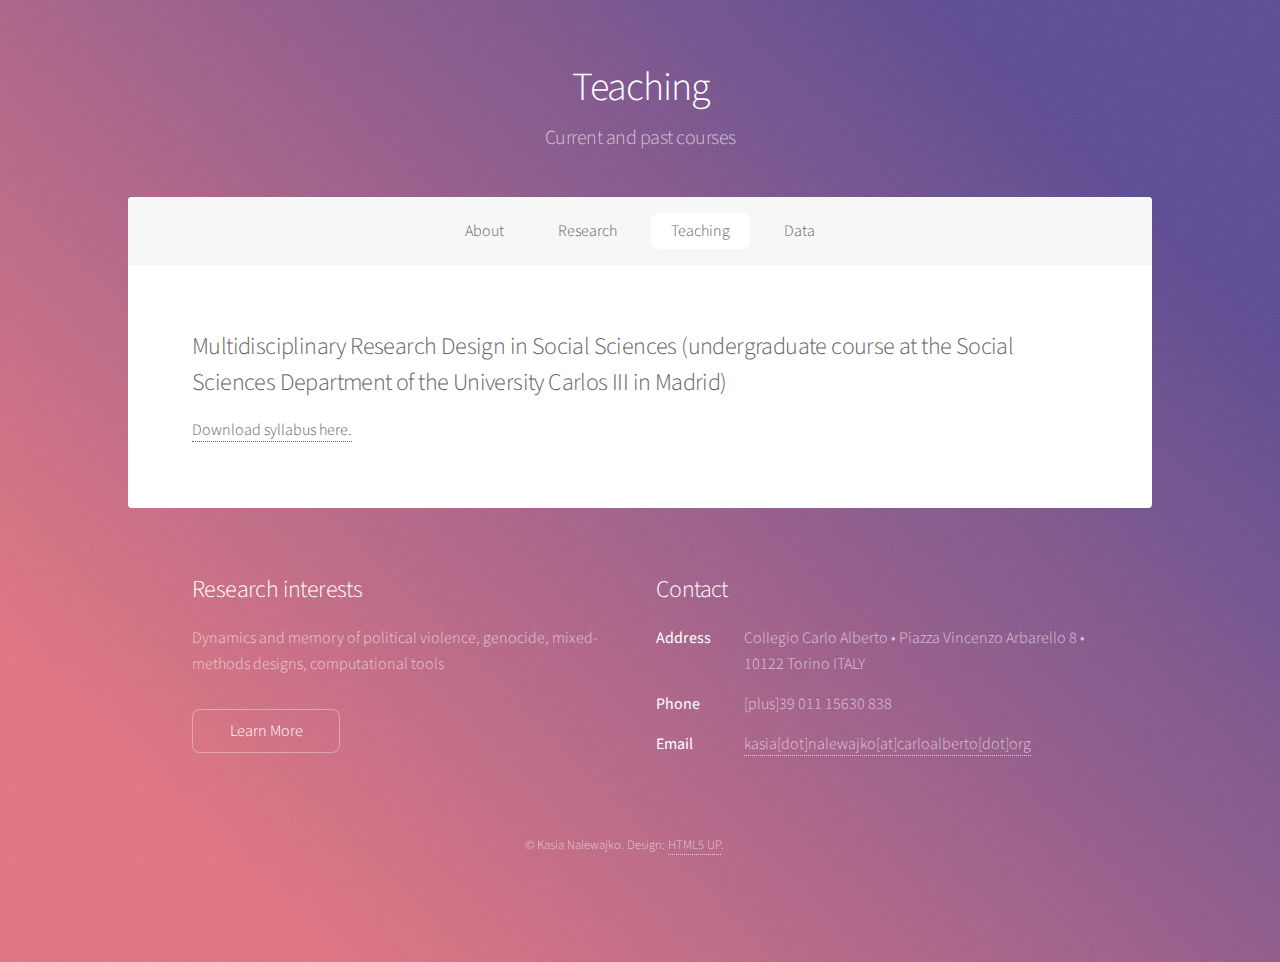
<file: teaching.html>
<!DOCTYPE HTML>
<!--
	Stellar by HTML5 UP
	html5up.net | @ajlkn
	Free for personal and commercial use under the CCA 3.0 license (html5up.net/license)
	potential colour palette: https://colorhunt.co/palette/fefcf3f5ebe0f0dbdbdba39a
-->
<html>
	<head>
	  <meta name="description" content="Assistant Professor of Political Science at the Collegio Carlo Alberto. This is my personal website. I research dynamics and legacies of political violence.">
    <meta name="keywords" content="kasia nalewajko, nalewajko, political science, comparative politics, politics, genocide, pogroms, insurgents, resistance, holocaust, shoah, collegio carlo alberto, collegio, researcher, carlo alberto, turin, torino, italy">
    <meta name="author" content="Kasia Nalewajko">
		<title>Kasia Nalewajko - Teaching</title>
		<meta charset="utf-8" />
		<meta name="viewport" content="width=device-width, initial-scale=1, user-scalable=yes" />
		<link rel="stylesheet" href="assets/css/main.css" />
		<noscript><link rel="stylesheet" href="assets/css/noscript.css" /></noscript>
		
	</head>
	<body class="is-preload">

		<!-- Wrapper -->
			<div id="wrapper">

				<!-- Header -->
					<header id="header">
						<h1>Teaching</h1>
						<p>Current and past courses</p>
					</header>
					
					<!-- Nav -->
					<nav id="nav">
						<ul>
							<li><a href="https://kasia-nalewajko.github.io/">About</a></li>
							<li><a href="https://kasia-nalewajko.github.io/research.html">Research</a></li>
							<li><a href="https://kasia-nalewajko.github.io/teaching.html" class="active">Teaching</a></li>
							<li><a href="https://dataverse.harvard.edu/dataverse/harvard?q=nalewajko&fq1=authorName_ss%3A%22Nalewajko%2C+Kasia%22&fq0=dvObjectType%3A%28dataverses+OR+datasets+OR+files%29&types=dataverses%3Adatasets%3Afiles&sort=score&order=">Data</a></li>
						</ul>
					</nav>

				<!-- Main -->
					<div id="main">

						<!-- Content -->
							<section id="content" class="main">
								<h2>Multidisciplinary Research Design in Social Sciences (undergraduate course at the Social Sciences Department of the University Carlos III in Madrid)</h2>
								<p>
								  <a href="images/syllabus_uc3m.pdf" download="rd_syllabus_nalewajko.pdf">Download syllabus here.</a>
								  </p>
							</section>

					</div>

				<!-- Footer -->
					<footer id="footer">
						<section>
							<h2>Research interests</h2>
							<p>Dynamics and memory of political violence, genocide, mixed-methods designs, computational tools</p>
							<ul class="actions">
								<li><a href="research.html" class="button">Learn More</a></li>
							</ul>
						</section>
						<section>
							<h2>Contact</h2>
							<dl class="alt">
								<dt>Address</dt>
								<dd>Collegio Carlo Alberto &bull; Piazza Vincenzo Arbarello 8 &bull; 10122 Torino ITALY</dd>
								<dt>Phone</dt>
								<dd>[plus]39 011 15630 838</dd>
								<dt>Email</dt>
								<dd><a href="#">kasia[dot]nalewajko[at]carloalberto[dot]org</a></dd>
							</dl>
							<!-- <ul class="icons">
								<li><a href="#" class="icon brands fa-twitter alt"><span class="label">Twitter</span></a></li>
								<li><a href="#" class="icon brands fa-facebook-f alt"><span class="label">Facebook</span></a></li>
								<li><a href="#" class="icon brands fa-instagram alt"><span class="label">Instagram</span></a></li>
								<li><a href="#" class="icon brands fa-github alt"><span class="label">GitHub</span></a></li>
								<li><a href="#" class="icon brands fa-dribbble alt"><span class="label">Dribbble</span></a></li>
							</ul> -->
						</section>
						<p class="copyright">&copy; Kasia Nalewajko. Design: <a href="https://html5up.net">HTML5 UP</a>.</p>
					</footer>

			</div>

		<!-- Scripts -->
			<script src="assets/js/jquery.min.js"></script>
			<script src="assets/js/jquery.scrollex.min.js"></script>
			<script src="assets/js/jquery.scrolly.min.js"></script>
			<script src="assets/js/browser.min.js"></script>
			<script src="assets/js/breakpoints.min.js"></script>
			<script src="assets/js/util.js"></script>
			<script src="assets/js/main.js"></script>

	</body>
</html>
</file>
<file: assets/css/noscript.css>
/*
	Stellar by HTML5 UP
	html5up.net | @ajlkn
	Free for personal and commercial use under the CCA 3.0 license (html5up.net/license)
*/

/* Header */

	body.is-preload #header.alt > * {
		opacity: 1;
	}

	body.is-preload #header.alt .logo {
		-moz-transform: none;
		-webkit-transform: none;
		-ms-transform: none;
		transform: none;
	}
</file>
<file: assets/css/main_adjusted_photo.css>
@import url(fontawesome-all.min.css);
@import 'https://fonts.googleapis.com/css?family=Source+Sans+Pro:300,400';

/*
	Stellar by HTML5 UP
	html5up.net | @ajlkn
	Free for personal and commercial use under the CCA 3.0 license (html5up.net/license)
*/

html, body, div, span, applet, object,
iframe, h1, h2, h3, h4, h5, h6, p, blockquote,
pre, a, abbr, acronym, address, big, cite,
code, del, dfn, em, img, ins, kbd, q, s, samp,
small, strike, strong, sub, sup, tt, var, b,
u, i, center, dl, dt, dd, ol, ul, li, fieldset,
form, label, legend, table, caption, tbody,
tfoot, thead, tr, th, td, article, aside,
canvas, details, embed, figure, figcaption,
footer, header, hgroup, menu, nav, output, ruby,
section, summary, time, mark, audio, video {
	margin: 0;
	padding: 0;
	border: 0;
	font-size: 100%;
	font: inherit;
	vertical-align: baseline;}

article, aside, details, figcaption, figure,
footer, header, hgroup, menu, nav, section {
	display: block;}

body {
	line-height: 1;
}

ol, ul {
	list-style: none;
}

blockquote, q {
	quotes: none;
}

	blockquote:before, blockquote:after, q:before, q:after {
		content: '';
		content: none;
	}

table {
	border-collapse: collapse;
	border-spacing: 0;
}

body {
	-webkit-text-size-adjust: none;
}

mark {
	background-color: transparent;
	color: inherit;
}

input::-moz-focus-inner {
	border: 0;
	padding: 0;
}

input, select, textarea {
	-moz-appearance: none;
	-webkit-appearance: none;
	-ms-appearance: none;
	appearance: none;
}

/* Basic */

	@-ms-viewport {
		width: device-width;
	}

	body {
		-ms-overflow-style: scrollbar;
	}

	@media screen and (max-width: 480px) {

		html, body {
			min-width: 320px;
		}

	}

	html {
		box-sizing: border-box;
	}

	*, *:before, *:after {
		box-sizing: inherit;
	}

	body {
		background-color: #935d8c;
		background-image: url("images/overlay.png"), -moz-linear-gradient(45deg, #e37682 15%, #5f4d93 85%);
		background-image: url("images/overlay.png"), -webkit-linear-gradient(45deg, #e37682 15%, #5f4d93 85%);
		background-image: url("images/overlay.png"), -ms-linear-gradient(45deg, #e37682 15%, #5f4d93 85%);
		background-image: url("images/overlay.png"), linear-gradient(45deg, #e37682 15%, #5f4d93 85%);
	}

		body.is-preload *, body.is-preload *:before, body.is-preload *:after {
			-moz-animation: none !important;
			-webkit-animation: none !important;
			-ms-animation: none !important;
			animation: none !important;
			-moz-transition: none !important;
			-webkit-transition: none !important;
			-ms-transition: none !important;
			transition: none !important;
		}

/* Type */

	body {
		background-color: #935d8c;
		color: rgba(255, 255, 255, 0.65);
	}

	body, input, select, textarea {
		font-family: "Source Sans Pro", Helvetica, sans-serif;
		font-size: 17pt;
		font-weight: 300;
		line-height: 1.65;
	}

		@media screen and (max-width: 1680px) {

			body, input, select, textarea {
				font-size: 14pt;
			}

		}

		@media screen and (max-width: 1280px) {

			body, input, select, textarea {
				font-size: 12pt;
			}

		}

		@media screen and (max-width: 360px) {

			body, input, select, textarea {
				font-size: 11pt;
			}

		}

	a {
		-moz-transition: color 0.2s ease, border-bottom 0.2s ease;
		-webkit-transition: color 0.2s ease, border-bottom 0.2s ease;
		-ms-transition: color 0.2s ease, border-bottom 0.2s ease;
		transition: color 0.2s ease, border-bottom 0.2s ease;
		text-decoration: none;
		border-bottom: dotted 1px;
		color: inherit;
	}

		a:hover {
			border-bottom-color: transparent;
		}

	strong, b {
		font-weight: 400;
	}

	em, i {
		font-style: italic;
	}

	p {
		margin: 0 0 2em 0;
	}

		p.content {
			-moz-columns: 20em 2;
			-webkit-columns: 20em 2;
			-ms-columns: 20em 2;
			columns: 20em 2;
			-moz-column-gap: 2em;
			-webkit-column-gap: 2em;
			-ms-column-gap: 2em;
			column-gap: 2em;
			text-align: justify;
		}

	h1, h2, h3, h4, h5, h6 {
		font-weight: 300;
		line-height: 1.5;
		margin: 0 0 0.7em 0;
		letter-spacing: -0.025em;
	}

		h1 a, h2 a, h3 a, h4 a, h5 a, h6 a {
			color: inherit;
			text-decoration: none;
		}

	h1 {
		font-size: 2.5em;
		line-height: 1.2;
	}

	h2 {
		font-size: 1.5em;
	}

	h3 {
		font-size: 1.25em;
	}

	h4 {
		font-size: 1.1em;
	}

	h5 {
		font-size: 0.9em;
	}

	h6 {
		font-size: 0.7em;
	}

	@media screen and (max-width: 736px) {

		h1 {
			font-size: 2em;
		}

	}

	sub {
		font-size: 0.8em;
		position: relative;
		top: 0.5em;
	}

	sup {
		font-size: 0.8em;
		position: relative;
		top: -0.5em;
	}

	blockquote {
		border-left: solid 4px;
		font-style: italic;
		margin: 0 0 2em 0;
		padding: 0.5em 0 0.5em 2em;
	}

	code {
		border-radius: 8px;
		border: solid 1px;
		font-family: "Courier New", monospace;
		font-size: 0.9em;
		margin: 0 0.25em;
		padding: 0.25em 0.65em;
	}

	pre {
		-webkit-overflow-scrolling: touch;
		font-family: "Courier New", monospace;
		font-size: 0.9em;
		margin: 0 0 2em 0;
	}

		pre code {
			display: block;
			line-height: 1.75;
			padding: 1em 1.5em;
			overflow-x: auto;
		}

	hr {
		border: 0;
		border-bottom: solid 1px;
		margin: 2em 0;
	}

		hr.major {
			margin: 3em 0;
		}

	.align-left {
		text-align: left;
	}

	.align-center {
		text-align: center;
	}

	.align-right {
		text-align: right;
	}

	input, select, textarea {
		color: #ffffff;
	}

	a:hover {
		color: #ffffff;
	}

	strong, b {
		color: #ffffff;
	}

	h1, h2, h3, h4, h5, h6 {
		color: #ffffff;
	}

	blockquote {
		border-left-color: rgba(255, 255, 255, 0.35);
	}

	code {
		background: rgba(255, 255, 255, 0.075);
		border-color: rgba(255, 255, 255, 0.35);
	}

	hr {
		border-bottom-color: rgba(255, 255, 255, 0.35);
	}

/* Row */

	.row {
		display: flex;
		flex-wrap: wrap;
		box-sizing: border-box;
		align-items: stretch;
	}

		.row > * {
			box-sizing: border-box;
		}

		.row.gtr-uniform > * > :last-child {
			margin-bottom: 0;
		}

		.row.aln-left {
			justify-content: flex-start;
		}

		.row.aln-center {
			justify-content: center;
		}

		.row.aln-right {
			justify-content: flex-end;
		}

		.row.aln-top {
			align-items: flex-start;
		}

		.row.aln-middle {
			align-items: center;
		}

		.row.aln-bottom {
			align-items: flex-end;
		}

		.row > .imp {
			order: -1;
		}

		.row > .col-1 {
			width: 8.33333%;
		}

		.row > .off-1 {
			margin-left: 8.33333%;
		}

		.row > .col-2 {
			width: 16.66667%;
		}

		.row > .off-2 {
			margin-left: 16.66667%;
		}

		.row > .col-3 {
			width: 25%;
		}

		.row > .off-3 {
			margin-left: 25%;
		}

		.row > .col-4 {
			width: 33.33333%;
		}

		.row > .off-4 {
			margin-left: 33.33333%;
		}

		.row > .col-5 {
			width: 41.66667%;
		}

		.row > .off-5 {
			margin-left: 41.66667%;
		}

		.row > .col-6 {
			width: 50%;
		}

		.row > .off-6 {
			margin-left: 50%;
		}

		.row > .col-7 {
			width: 58.33333%;
		}

		.row > .off-7 {
			margin-left: 58.33333%;
		}

		.row > .col-8 {
			width: 66.66667%;
		}

		.row > .off-8 {
			margin-left: 66.66667%;
		}

		.row > .col-9 {
			width: 75%;
		}

		.row > .off-9 {
			margin-left: 75%;
		}

		.row > .col-10 {
			width: 83.33333%;
		}

		.row > .off-10 {
			margin-left: 83.33333%;
		}

		.row > .col-11 {
			width: 91.66667%;
		}

		.row > .off-11 {
			margin-left: 91.66667%;
		}

		.row > .col-12 {
			width: 100%;
		}

		.row > .off-12 {
			margin-left: 100%;
		}

		.row.gtr-0 {
			margin-top: 0;
			margin-left: 0em;
		}

			.row.gtr-0 > * {
				padding: 0 0 0 0em;
			}

			.row.gtr-0.gtr-uniform {
				margin-top: 0em;
			}

				.row.gtr-0.gtr-uniform > * {
					padding-top: 0em;
				}

		.row.gtr-25 {
			margin-top: 0;
			margin-left: -0.375em;
		}

			.row.gtr-25 > * {
				padding: 0 0 0 0.375em;
			}

			.row.gtr-25.gtr-uniform {
				margin-top: -0.375em;
			}

				.row.gtr-25.gtr-uniform > * {
					padding-top: 0.375em;
				}

		.row.gtr-50 {
			margin-top: 0;
			margin-left: -0.75em;
		}

			.row.gtr-50 > * {
				padding: 0 0 0 0.75em;
			}

			.row.gtr-50.gtr-uniform {
				margin-top: -0.75em;
			}

				.row.gtr-50.gtr-uniform > * {
					padding-top: 0.75em;
				}

		.row {
			margin-top: 0;
			margin-left: -1.5em;
		}

			.row > * {
				padding: 0 0 0 1.5em;
			}

			.row.gtr-uniform {
				margin-top: -1.5em;
			}

				.row.gtr-uniform > * {
					padding-top: 1.5em;
				}

		.row.gtr-150 {
			margin-top: 0;
			margin-left: -2.25em;
		}

			.row.gtr-150 > * {
				padding: 0 0 0 2.25em;
			}

			.row.gtr-150.gtr-uniform {
				margin-top: -2.25em;
			}

				.row.gtr-150.gtr-uniform > * {
					padding-top: 2.25em;
				}

		.row.gtr-200 {
			margin-top: 0;
			margin-left: -3em;
		}

			.row.gtr-200 > * {
				padding: 0 0 0 3em;
			}

			.row.gtr-200.gtr-uniform {
				margin-top: -3em;
			}

				.row.gtr-200.gtr-uniform > * {
					padding-top: 3em;
				}

		@media screen and (max-width: 1680px) {

			.row {
				display: flex;
				flex-wrap: wrap;
				box-sizing: border-box;
				align-items: stretch;
			}

				.row > * {
					box-sizing: border-box;
				}

				.row.gtr-uniform > * > :last-child {
					margin-bottom: 0;
				}

				.row.aln-left {
					justify-content: flex-start;
				}

				.row.aln-center {
					justify-content: center;
				}

				.row.aln-right {
					justify-content: flex-end;
				}

				.row.aln-top {
					align-items: flex-start;
				}

				.row.aln-middle {
					align-items: center;
				}

				.row.aln-bottom {
					align-items: flex-end;
				}

				.row > .imp-xlarge {
					order: -1;
				}

				.row > .col-1-xlarge {
					width: 8.33333%;
				}

				.row > .off-1-xlarge {
					margin-left: 8.33333%;
				}

				.row > .col-2-xlarge {
					width: 16.66667%;
				}

				.row > .off-2-xlarge {
					margin-left: 16.66667%;
				}

				.row > .col-3-xlarge {
					width: 25%;
				}

				.row > .off-3-xlarge {
					margin-left: 25%;
				}

				.row > .col-4-xlarge {
					width: 33.33333%;
				}

				.row > .off-4-xlarge {
					margin-left: 33.33333%;
				}

				.row > .col-5-xlarge {
					width: 41.66667%;
				}

				.row > .off-5-xlarge {
					margin-left: 41.66667%;
				}

				.row > .col-6-xlarge {
					width: 50%;
				}

				.row > .off-6-xlarge {
					margin-left: 50%;
				}

				.row > .col-7-xlarge {
					width: 58.33333%;
				}

				.row > .off-7-xlarge {
					margin-left: 58.33333%;
				}

				.row > .col-8-xlarge {
					width: 66.66667%;
				}

				.row > .off-8-xlarge {
					margin-left: 66.66667%;
				}

				.row > .col-9-xlarge {
					width: 75%;
				}

				.row > .off-9-xlarge {
					margin-left: 75%;
				}

				.row > .col-10-xlarge {
					width: 83.33333%;
				}

				.row > .off-10-xlarge {
					margin-left: 83.33333%;
				}

				.row > .col-11-xlarge {
					width: 91.66667%;
				}

				.row > .off-11-xlarge {
					margin-left: 91.66667%;
				}

				.row > .col-12-xlarge {
					width: 100%;
				}

				.row > .off-12-xlarge {
					margin-left: 100%;
				}

				.row.gtr-0 {
					margin-top: 0;
					margin-left: 0em;
				}

					.row.gtr-0 > * {
						padding: 0 0 0 0em;
					}

					.row.gtr-0.gtr-uniform {
						margin-top: 0em;
					}

						.row.gtr-0.gtr-uniform > * {
							padding-top: 0em;
						}

				.row.gtr-25 {
					margin-top: 0;
					margin-left: -0.375em;
				}

					.row.gtr-25 > * {
						padding: 0 0 0 0.375em;
					}

					.row.gtr-25.gtr-uniform {
						margin-top: -0.375em;
					}

						.row.gtr-25.gtr-uniform > * {
							padding-top: 0.375em;
						}

				.row.gtr-50 {
					margin-top: 0;
					margin-left: -0.75em;
				}

					.row.gtr-50 > * {
						padding: 0 0 0 0.75em;
					}

					.row.gtr-50.gtr-uniform {
						margin-top: -0.75em;
					}

						.row.gtr-50.gtr-uniform > * {
							padding-top: 0.75em;
						}

				.row {
					margin-top: 0;
					margin-left: -1.5em;
				}

					.row > * {
						padding: 0 0 0 1.5em;
					}

					.row.gtr-uniform {
						margin-top: -1.5em;
					}

						.row.gtr-uniform > * {
							padding-top: 1.5em;
						}

				.row.gtr-150 {
					margin-top: 0;
					margin-left: -2.25em;
				}

					.row.gtr-150 > * {
						padding: 0 0 0 2.25em;
					}

					.row.gtr-150.gtr-uniform {
						margin-top: -2.25em;
					}

						.row.gtr-150.gtr-uniform > * {
							padding-top: 2.25em;
						}

				.row.gtr-200 {
					margin-top: 0;
					margin-left: -3em;
				}

					.row.gtr-200 > * {
						padding: 0 0 0 3em;
					}

					.row.gtr-200.gtr-uniform {
						margin-top: -3em;
					}

						.row.gtr-200.gtr-uniform > * {
							padding-top: 3em;
						}

		}

		@media screen and (max-width: 1280px) {

			.row {
				display: flex;
				flex-wrap: wrap;
				box-sizing: border-box;
				align-items: stretch;
			}

				.row > * {
					box-sizing: border-box;
				}

				.row.gtr-uniform > * > :last-child {
					margin-bottom: 0;
				}

				.row.aln-left {
					justify-content: flex-start;
				}

				.row.aln-center {
					justify-content: center;
				}

				.row.aln-right {
					justify-content: flex-end;
				}

				.row.aln-top {
					align-items: flex-start;
				}

				.row.aln-middle {
					align-items: center;
				}

				.row.aln-bottom {
					align-items: flex-end;
				}

				.row > .imp-large {
					order: -1;
				}

				.row > .col-1-large {
					width: 8.33333%;
				}

				.row > .off-1-large {
					margin-left: 8.33333%;
				}

				.row > .col-2-large {
					width: 16.66667%;
				}

				.row > .off-2-large {
					margin-left: 16.66667%;
				}

				.row > .col-3-large {
					width: 25%;
				}

				.row > .off-3-large {
					margin-left: 25%;
				}

				.row > .col-4-large {
					width: 33.33333%;
				}

				.row > .off-4-large {
					margin-left: 33.33333%;
				}

				.row > .col-5-large {
					width: 41.66667%;
				}

				.row > .off-5-large {
					margin-left: 41.66667%;
				}

				.row > .col-6-large {
					width: 50%;
				}

				.row > .off-6-large {
					margin-left: 50%;
				}

				.row > .col-7-large {
					width: 58.33333%;
				}

				.row > .off-7-large {
					margin-left: 58.33333%;
				}

				.row > .col-8-large {
					width: 66.66667%;
				}

				.row > .off-8-large {
					margin-left: 66.66667%;
				}

				.row > .col-9-large {
					width: 75%;
				}

				.row > .off-9-large {
					margin-left: 75%;
				}

				.row > .col-10-large {
					width: 83.33333%;
				}

				.row > .off-10-large {
					margin-left: 83.33333%;
				}

				.row > .col-11-large {
					width: 91.66667%;
				}

				.row > .off-11-large {
					margin-left: 91.66667%;
				}

				.row > .col-12-large {
					width: 100%;
				}

				.row > .off-12-large {
					margin-left: 100%;
				}

				.row.gtr-0 {
					margin-top: 0;
					margin-left: 0em;
				}

					.row.gtr-0 > * {
						padding: 0 0 0 0em;
					}

					.row.gtr-0.gtr-uniform {
						margin-top: 0em;
					}

						.row.gtr-0.gtr-uniform > * {
							padding-top: 0em;
						}

				.row.gtr-25 {
					margin-top: 0;
					margin-left: -0.375em;
				}

					.row.gtr-25 > * {
						padding: 0 0 0 0.375em;
					}

					.row.gtr-25.gtr-uniform {
						margin-top: -0.375em;
					}

						.row.gtr-25.gtr-uniform > * {
							padding-top: 0.375em;
						}

				.row.gtr-50 {
					margin-top: 0;
					margin-left: -0.75em;
				}

					.row.gtr-50 > * {
						padding: 0 0 0 0.75em;
					}

					.row.gtr-50.gtr-uniform {
						margin-top: -0.75em;
					}

						.row.gtr-50.gtr-uniform > * {
							padding-top: 0.75em;
						}

				.row {
					margin-top: 0;
					margin-left: -1.5em;
				}

					.row > * {
						padding: 0 0 0 1.5em;
					}

					.row.gtr-uniform {
						margin-top: -1.5em;
					}

						.row.gtr-uniform > * {
							padding-top: 1.5em;
						}

				.row.gtr-150 {
					margin-top: 0;
					margin-left: -2.25em;
				}

					.row.gtr-150 > * {
						padding: 0 0 0 2.25em;
					}

					.row.gtr-150.gtr-uniform {
						margin-top: -2.25em;
					}

						.row.gtr-150.gtr-uniform > * {
							padding-top: 2.25em;
						}

				.row.gtr-200 {
					margin-top: 0;
					margin-left: -3em;
				}

					.row.gtr-200 > * {
						padding: 0 0 0 3em;
					}

					.row.gtr-200.gtr-uniform {
						margin-top: -3em;
					}

						.row.gtr-200.gtr-uniform > * {
							padding-top: 3em;
						}

		}

		@media screen and (max-width: 980px) {

			.row {
				display: flex;
				flex-wrap: wrap;
				box-sizing: border-box;
				align-items: stretch;
			}

				.row > * {
					box-sizing: border-box;
				}

				.row.gtr-uniform > * > :last-child {
					margin-bottom: 0;
				}

				.row.aln-left {
					justify-content: flex-start;
				}

				.row.aln-center {
					justify-content: center;
				}

				.row.aln-right {
					justify-content: flex-end;
				}

				.row.aln-top {
					align-items: flex-start;
				}

				.row.aln-middle {
					align-items: center;
				}

				.row.aln-bottom {
					align-items: flex-end;
				}

				.row > .imp-medium {
					order: -1;
				}

				.row > .col-1-medium {
					width: 8.33333%;
				}

				.row > .off-1-medium {
					margin-left: 8.33333%;
				}

				.row > .col-2-medium {
					width: 16.66667%;
				}

				.row > .off-2-medium {
					margin-left: 16.66667%;
				}

				.row > .col-3-medium {
					width: 25%;
				}

				.row > .off-3-medium {
					margin-left: 25%;
				}

				.row > .col-4-medium {
					width: 33.33333%;
				}

				.row > .off-4-medium {
					margin-left: 33.33333%;
				}

				.row > .col-5-medium {
					width: 41.66667%;
				}

				.row > .off-5-medium {
					margin-left: 41.66667%;
				}

				.row > .col-6-medium {
					width: 50%;
				}

				.row > .off-6-medium {
					margin-left: 50%;
				}

				.row > .col-7-medium {
					width: 58.33333%;
				}

				.row > .off-7-medium {
					margin-left: 58.33333%;
				}

				.row > .col-8-medium {
					width: 66.66667%;
				}

				.row > .off-8-medium {
					margin-left: 66.66667%;
				}

				.row > .col-9-medium {
					width: 75%;
				}

				.row > .off-9-medium {
					margin-left: 75%;
				}

				.row > .col-10-medium {
					width: 83.33333%;
				}

				.row > .off-10-medium {
					margin-left: 83.33333%;
				}

				.row > .col-11-medium {
					width: 91.66667%;
				}

				.row > .off-11-medium {
					margin-left: 91.66667%;
				}

				.row > .col-12-medium {
					width: 100%;
				}

				.row > .off-12-medium {
					margin-left: 100%;
				}

				.row.gtr-0 {
					margin-top: 0;
					margin-left: 0em;
				}

					.row.gtr-0 > * {
						padding: 0 0 0 0em;
					}

					.row.gtr-0.gtr-uniform {
						margin-top: 0em;
					}

						.row.gtr-0.gtr-uniform > * {
							padding-top: 0em;
						}

				.row.gtr-25 {
					margin-top: 0;
					margin-left: -0.375em;
				}

					.row.gtr-25 > * {
						padding: 0 0 0 0.375em;
					}

					.row.gtr-25.gtr-uniform {
						margin-top: -0.375em;
					}

						.row.gtr-25.gtr-uniform > * {
							padding-top: 0.375em;
						}

				.row.gtr-50 {
					margin-top: 0;
					margin-left: -0.75em;
				}

					.row.gtr-50 > * {
						padding: 0 0 0 0.75em;
					}

					.row.gtr-50.gtr-uniform {
						margin-top: -0.75em;
					}

						.row.gtr-50.gtr-uniform > * {
							padding-top: 0.75em;
						}

				.row {
					margin-top: 0;
					margin-left: -1.5em;
				}

					.row > * {
						padding: 0 0 0 1.5em;
					}

					.row.gtr-uniform {
						margin-top: -1.5em;
					}

						.row.gtr-uniform > * {
							padding-top: 1.5em;
						}

				.row.gtr-150 {
					margin-top: 0;
					margin-left: -2.25em;
				}

					.row.gtr-150 > * {
						padding: 0 0 0 2.25em;
					}

					.row.gtr-150.gtr-uniform {
						margin-top: -2.25em;
					}

						.row.gtr-150.gtr-uniform > * {
							padding-top: 2.25em;
						}

				.row.gtr-200 {
					margin-top: 0;
					margin-left: -3em;
				}

					.row.gtr-200 > * {
						padding: 0 0 0 3em;
					}

					.row.gtr-200.gtr-uniform {
						margin-top: -3em;
					}

						.row.gtr-200.gtr-uniform > * {
							padding-top: 3em;
						}

		}

		@media screen and (max-width: 736px) {

			.row {
				display: flex;
				flex-wrap: wrap;
				box-sizing: border-box;
				align-items: stretch;
			}

				.row > * {
					box-sizing: border-box;
				}

				.row.gtr-uniform > * > :last-child {
					margin-bottom: 0;
				}

				.row.aln-left {
					justify-content: flex-start;
				}

				.row.aln-center {
					justify-content: center;
				}

				.row.aln-right {
					justify-content: flex-end;
				}

				.row.aln-top {
					align-items: flex-start;
				}

				.row.aln-middle {
					align-items: center;
				}

				.row.aln-bottom {
					align-items: flex-end;
				}

				.row > .imp-small {
					order: -1;
				}

				.row > .col-1-small {
					width: 8.33333%;
				}

				.row > .off-1-small {
					margin-left: 8.33333%;
				}

				.row > .col-2-small {
					width: 16.66667%;
				}

				.row > .off-2-small {
					margin-left: 16.66667%;
				}

				.row > .col-3-small {
					width: 25%;
				}

				.row > .off-3-small {
					margin-left: 25%;
				}

				.row > .col-4-small {
					width: 33.33333%;
				}

				.row > .off-4-small {
					margin-left: 33.33333%;
				}

				.row > .col-5-small {
					width: 41.66667%;
				}

				.row > .off-5-small {
					margin-left: 41.66667%;
				}

				.row > .col-6-small {
					width: 50%;
				}

				.row > .off-6-small {
					margin-left: 50%;
				}

				.row > .col-7-small {
					width: 58.33333%;
				}

				.row > .off-7-small {
					margin-left: 58.33333%;
				}

				.row > .col-8-small {
					width: 66.66667%;
				}

				.row > .off-8-small {
					margin-left: 66.66667%;
				}

				.row > .col-9-small {
					width: 75%;
				}

				.row > .off-9-small {
					margin-left: 75%;
				}

				.row > .col-10-small {
					width: 83.33333%;
				}

				.row > .off-10-small {
					margin-left: 83.33333%;
				}

				.row > .col-11-small {
					width: 91.66667%;
				}

				.row > .off-11-small {
					margin-left: 91.66667%;
				}

				.row > .col-12-small {
					width: 100%;
				}

				.row > .off-12-small {
					margin-left: 100%;
				}

				.row.gtr-0 {
					margin-top: 0;
					margin-left: 0em;
				}

					.row.gtr-0 > * {
						padding: 0 0 0 0em;
					}

					.row.gtr-0.gtr-uniform {
						margin-top: 0em;
					}

						.row.gtr-0.gtr-uniform > * {
							padding-top: 0em;
						}

				.row.gtr-25 {
					margin-top: 0;
					margin-left: -0.25em;
				}

					.row.gtr-25 > * {
						padding: 0 0 0 0.25em;
					}

					.row.gtr-25.gtr-uniform {
						margin-top: -0.25em;
					}

						.row.gtr-25.gtr-uniform > * {
							padding-top: 0.25em;
						}

				.row.gtr-50 {
					margin-top: 0;
					margin-left: -0.5em;
				}

					.row.gtr-50 > * {
						padding: 0 0 0 0.5em;
					}

					.row.gtr-50.gtr-uniform {
						margin-top: -0.5em;
					}

						.row.gtr-50.gtr-uniform > * {
							padding-top: 0.5em;
						}

				.row {
					margin-top: 0;
					margin-left: -1em;
				}

					.row > * {
						padding: 0 0 0 1em;
					}

					.row.gtr-uniform {
						margin-top: -1em;
					}

						.row.gtr-uniform > * {
							padding-top: 1em;
						}

				.row.gtr-150 {
					margin-top: 0;
					margin-left: -1.5em;
				}

					.row.gtr-150 > * {
						padding: 0 0 0 1.5em;
					}

					.row.gtr-150.gtr-uniform {
						margin-top: -1.5em;
					}

						.row.gtr-150.gtr-uniform > * {
							padding-top: 1.5em;
						}

				.row.gtr-200 {
					margin-top: 0;
					margin-left: -2em;
				}

					.row.gtr-200 > * {
						padding: 0 0 0 2em;
					}

					.row.gtr-200.gtr-uniform {
						margin-top: -2em;
					}

						.row.gtr-200.gtr-uniform > * {
							padding-top: 2em;
						}

		}

		@media screen and (max-width: 480px) {

			.row {
				display: flex;
				flex-wrap: wrap;
				box-sizing: border-box;
				align-items: stretch;
			}

				.row > * {
					box-sizing: border-box;
				}

				.row.gtr-uniform > * > :last-child {
					margin-bottom: 0;
				}

				.row.aln-left {
					justify-content: flex-start;
				}

				.row.aln-center {
					justify-content: center;
				}

				.row.aln-right {
					justify-content: flex-end;
				}

				.row.aln-top {
					align-items: flex-start;
				}

				.row.aln-middle {
					align-items: center;
				}

				.row.aln-bottom {
					align-items: flex-end;
				}

				.row > .imp-xsmall {
					order: -1;
				}

				.row > .col-1-xsmall {
					width: 8.33333%;
				}

				.row > .off-1-xsmall {
					margin-left: 8.33333%;
				}

				.row > .col-2-xsmall {
					width: 16.66667%;
				}

				.row > .off-2-xsmall {
					margin-left: 16.66667%;
				}

				.row > .col-3-xsmall {
					width: 25%;
				}

				.row > .off-3-xsmall {
					margin-left: 25%;
				}

				.row > .col-4-xsmall {
					width: 33.33333%;
				}

				.row > .off-4-xsmall {
					margin-left: 33.33333%;
				}

				.row > .col-5-xsmall {
					width: 41.66667%;
				}

				.row > .off-5-xsmall {
					margin-left: 41.66667%;
				}

				.row > .col-6-xsmall {
					width: 50%;
				}

				.row > .off-6-xsmall {
					margin-left: 50%;
				}

				.row > .col-7-xsmall {
					width: 58.33333%;
				}

				.row > .off-7-xsmall {
					margin-left: 58.33333%;
				}

				.row > .col-8-xsmall {
					width: 66.66667%;
				}

				.row > .off-8-xsmall {
					margin-left: 66.66667%;
				}

				.row > .col-9-xsmall {
					width: 75%;
				}

				.row > .off-9-xsmall {
					margin-left: 75%;
				}

				.row > .col-10-xsmall {
					width: 83.33333%;
				}

				.row > .off-10-xsmall {
					margin-left: 83.33333%;
				}

				.row > .col-11-xsmall {
					width: 91.66667%;
				}

				.row > .off-11-xsmall {
					margin-left: 91.66667%;
				}

				.row > .col-12-xsmall {
					width: 100%;
				}

				.row > .off-12-xsmall {
					margin-left: 100%;
				}

				.row.gtr-0 {
					margin-top: 0;
					margin-left: 0em;
				}

					.row.gtr-0 > * {
						padding: 0 0 0 0em;
					}

					.row.gtr-0.gtr-uniform {
						margin-top: 0em;
					}

						.row.gtr-0.gtr-uniform > * {
							padding-top: 0em;
						}

				.row.gtr-25 {
					margin-top: 0;
					margin-left: -0.3125em;
				}

					.row.gtr-25 > * {
						padding: 0 0 0 0.3125em;
					}

					.row.gtr-25.gtr-uniform {
						margin-top: -0.3125em;
					}

						.row.gtr-25.gtr-uniform > * {
							padding-top: 0.3125em;
						}

				.row.gtr-50 {
					margin-top: 0;
					margin-left: -0.625em;
				}

					.row.gtr-50 > * {
						padding: 0 0 0 0.625em;
					}

					.row.gtr-50.gtr-uniform {
						margin-top: -0.625em;
					}

						.row.gtr-50.gtr-uniform > * {
							padding-top: 0.625em;
						}

				.row {
					margin-top: 0;
					margin-left: -1.25em;
				}

					.row > * {
						padding: 0 0 0 1.25em;
					}

					.row.gtr-uniform {
						margin-top: -1.25em;
					}

						.row.gtr-uniform > * {
							padding-top: 1.25em;
						}

				.row.gtr-150 {
					margin-top: 0;
					margin-left: -1.875em;
				}

					.row.gtr-150 > * {
						padding: 0 0 0 1.875em;
					}

					.row.gtr-150.gtr-uniform {
						margin-top: -1.875em;
					}

						.row.gtr-150.gtr-uniform > * {
							padding-top: 1.875em;
						}

				.row.gtr-200 {
					margin-top: 0;
					margin-left: -2.5em;
				}

					.row.gtr-200 > * {
						padding: 0 0 0 2.5em;
					}

					.row.gtr-200.gtr-uniform {
						margin-top: -2.5em;
					}

						.row.gtr-200.gtr-uniform > * {
							padding-top: 2.5em;
						}

		}

/* Box */

	.box {
		border-radius: 8px;
		border: solid;
		margin-bottom: 2em;
		padding: 1.5em;
	}

		.box > :last-child,
		.box > :last-child > :last-child,
		.box > :last-child > :last-child > :last-child {
			margin-bottom: 0;
		}

		.box.alt {
			border: 0;
			border-radius: 0;
			padding: 0;
		}

	.box {
		border-color: rgba(255, 255, 255, 0.35);
	}

/* Button */

	input[type="submit"],
	input[type="reset"],
	input[type="button"],
	button,
	.button {
		-moz-appearance: none;
		-webkit-appearance: none;
		-ms-appearance: none;
		appearance: none;
		-moz-transition: background-color 0.2s ease-in-out, color 0.2s ease-in-out;
		-webkit-transition: background-color 0.2s ease-in-out, color 0.2s ease-in-out;
		-ms-transition: background-color 0.2s ease-in-out, color 0.2s ease-in-out;
		transition: background-color 0.2s ease-in-out, color 0.2s ease-in-out;
		border-radius: 8px;
		border: 0;
		cursor: pointer;
		display: inline-block;
		font-weight: 300;
		height: 2.75em;
		line-height: 2.75em;
		min-width: 9.25em;
		padding: 0 1.5em;
		text-align: center;
		text-decoration: none;
		white-space: nowrap;
	}

		input[type="submit"].icon,
		input[type="reset"].icon,
		input[type="button"].icon,
		button.icon,
		.button.icon {
			padding-left: 1.35em;
		}

			input[type="submit"].icon:before,
			input[type="reset"].icon:before,
			input[type="button"].icon:before,
			button.icon:before,
			.button.icon:before {
				margin-right: 0.5em;
			}

		input[type="submit"].fit,
		input[type="reset"].fit,
		input[type="button"].fit,
		button.fit,
		.button.fit {
			width: 100%;
		}

		input[type="submit"].small,
		input[type="reset"].small,
		input[type="button"].small,
		button.small,
		.button.small {
			font-size: 0.8em;
		}

		input[type="submit"].large,
		input[type="reset"].large,
		input[type="button"].large,
		button.large,
		.button.large {
			font-size: 1.35em;
		}

		input[type="submit"].disabled, input[type="submit"]:disabled,
		input[type="reset"].disabled,
		input[type="reset"]:disabled,
		input[type="button"].disabled,
		input[type="button"]:disabled,
		button.disabled,
		button:disabled,
		.button.disabled,
		.button:disabled {
			pointer-events: none;
			opacity: 0.25;
		}

		@media screen and (max-width: 736px) {

			input[type="submit"],
			input[type="reset"],
			input[type="button"],
			button,
			.button {
				min-width: 0;
			}

		}

	input[type="submit"],
	input[type="reset"],
	input[type="button"],
	button,
	.button {
		background-color: transparent;
		box-shadow: inset 0 0 0 1px rgba(255, 255, 255, 0.35);
		color: #ffffff !important;
	}

		input[type="submit"]:hover,
		input[type="reset"]:hover,
		input[type="button"]:hover,
		button:hover,
		.button:hover {
			background-color: rgba(255, 255, 255, 0.075);
		}

		input[type="submit"]:active,
		input[type="reset"]:active,
		input[type="button"]:active,
		button:active,
		.button:active {
			background-color: rgba(255, 255, 255, 0.2);
		}

		input[type="submit"].icon:before,
		input[type="reset"].icon:before,
		input[type="button"].icon:before,
		button.icon:before,
		.button.icon:before {
			color: rgba(255, 255, 255, 0.5);
		}

		input[type="submit"].primary,
		input[type="reset"].primary,
		input[type="button"].primary,
		button.primary,
		.button.primary {
			background-color: #8cc9f0;
			color: #ffffff !important;
			box-shadow: none;
		}

			input[type="submit"].primary:hover,
			input[type="reset"].primary:hover,
			input[type="button"].primary:hover,
			button.primary:hover,
			.button.primary:hover {
				background-color: #9acff2;
			}

			input[type="submit"].primary:active,
			input[type="reset"].primary:active,
			input[type="button"].primary:active,
			button.primary:active,
			.button.primary:active {
				background-color: #7ec3ee;
			}

			input[type="submit"].primary.icon:before,
			input[type="reset"].primary.icon:before,
			input[type="button"].primary.icon:before,
			button.primary.icon:before,
			.button.primary.icon:before {
				color: #ffffff !important;
			}

/* Form */

	form {
		margin: 0 0 2em 0;
	}

	label {
		display: block;
		font-size: 0.9em;
		font-weight: 400;
		margin: 0 0 1em 0;
	}

	input[type="text"],
	input[type="password"],
	input[type="email"],
	select,
	textarea {
		-moz-appearance: none;
		-webkit-appearance: none;
		-ms-appearance: none;
		appearance: none;
		border-radius: 8px;
		border: solid 1px;
		color: inherit;
		display: block;
		outline: 0;
		padding: 0 1em;
		text-decoration: none;
		width: 100%;
	}

		input[type="text"]:invalid,
		input[type="password"]:invalid,
		input[type="email"]:invalid,
		select:invalid,
		textarea:invalid {
			box-shadow: none;
		}

	select {
		background-size: 1.25rem;
		background-repeat: no-repeat;
		background-position: calc(100% - 1rem) center;
		height: 2.75em;
		padding-right: 2.75em;
		text-overflow: ellipsis;
	}

		select:focus::-ms-value {
			background-color: transparent;
		}

		select::-ms-expand {
			display: none;
		}

	input[type="text"],
	input[type="password"],
	input[type="email"],
	select {
		height: 2.75em;
	}

	textarea {
		padding: 0.75em 1em;
	}

	input[type="checkbox"],
	input[type="radio"] {
		-moz-appearance: none;
		-webkit-appearance: none;
		-ms-appearance: none;
		appearance: none;
		display: block;
		float: left;
		margin-right: -2em;
		opacity: 0;
		width: 1em;
		z-index: -1;
	}

		input[type="checkbox"] + label,
		input[type="radio"] + label {
			text-decoration: none;
			cursor: pointer;
			display: inline-block;
			font-size: 1em;
			font-weight: 300;
			padding-left: 2.4em;
			padding-right: 0.75em;
			position: relative;
		}

			input[type="checkbox"] + label:before,
			input[type="radio"] + label:before {
				-moz-osx-font-smoothing: grayscale;
				-webkit-font-smoothing: antialiased;
				display: inline-block;
				font-style: normal;
				font-variant: normal;
				text-rendering: auto;
				line-height: 1;
				text-transform: none !important;
				font-family: 'Font Awesome 5 Free';
				font-weight: 900;
			}

			input[type="checkbox"] + label:before,
			input[type="radio"] + label:before {
				border-radius: 8px;
				border: solid 1px;
				content: '';
				display: inline-block;
				font-size: 0.8em;
				height: 2.0625em;
				left: 0;
				line-height: 2.0625em;
				position: absolute;
				text-align: center;
				top: 0;
				width: 2.0625em;
			}

		input[type="checkbox"]:checked + label:before,
		input[type="radio"]:checked + label:before {
			content: '\f00c';
		}

	input[type="checkbox"] + label:before {
		border-radius: 8px;
	}

	input[type="radio"] + label:before {
		border-radius: 100%;
	}

	::-webkit-input-placeholder {
		opacity: 1.0;
	}

	:-moz-placeholder {
		opacity: 1.0;
	}

	::-moz-placeholder {
		opacity: 1.0;
	}

	:-ms-input-placeholder {
		opacity: 1.0;
	}

	label {
		color: #ffffff;
	}

	input[type="text"],
	input[type="password"],
	input[type="email"],
	select,
	textarea {
		background-color: rgba(255, 255, 255, 0.075);
		border-color: rgba(255, 255, 255, 0.35);
	}

		input[type="text"]:focus,
		input[type="password"]:focus,
		input[type="email"]:focus,
		select:focus,
		textarea:focus {
			border-color: #8cc9f0;
			box-shadow: 0 0 0 1px #8cc9f0;
		}

	select {
		background-image: url("data:image/svg+xml;charset=utf8,%3Csvg xmlns='http://www.w3.org/2000/svg' width='40' height='40' preserveAspectRatio='none' viewBox='0 0 40 40'%3E%3Cpath d='M9.4,12.3l10.4,10.4l10.4-10.4c0.2-0.2,0.5-0.4,0.9-0.4c0.3,0,0.6,0.1,0.9,0.4l3.3,3.3c0.2,0.2,0.4,0.5,0.4,0.9 c0,0.4-0.1,0.6-0.4,0.9L20.7,31.9c-0.2,0.2-0.5,0.4-0.9,0.4c-0.3,0-0.6-0.1-0.9-0.4L4.3,17.3c-0.2-0.2-0.4-0.5-0.4-0.9 c0-0.4,0.1-0.6,0.4-0.9l3.3-3.3c0.2-0.2,0.5-0.4,0.9-0.4S9.1,12.1,9.4,12.3z' fill='rgba(255, 255, 255, 0.35)' /%3E%3C/svg%3E");
	}

		select option {
			color: #ffffff;
			background: #935d8c;
		}

	input[type="checkbox"] + label,
	input[type="radio"] + label {
		color: rgba(255, 255, 255, 0.65);
	}

		input[type="checkbox"] + label:before,
		input[type="radio"] + label:before {
			background: rgba(255, 255, 255, 0.075);
			border-color: rgba(255, 255, 255, 0.35);
		}

	input[type="checkbox"]:checked + label:before,
	input[type="radio"]:checked + label:before {
		background-color: #ffffff;
		border-color: #ffffff;
		color: #935d8c;
	}

	input[type="checkbox"]:focus + label:before,
	input[type="radio"]:focus + label:before {
		border-color: #8cc9f0;
		box-shadow: 0 0 0 1px #8cc9f0;
	}

	::-webkit-input-placeholder {
		color: rgba(255, 255, 255, 0.5) !important;
	}

	:-moz-placeholder {
		color: rgba(255, 255, 255, 0.5) !important;
	}

	::-moz-placeholder {
		color: rgba(255, 255, 255, 0.5) !important;
	}

	:-ms-input-placeholder {
		color: rgba(255, 255, 255, 0.5) !important;
	}

	.formerize-placeholder {
		color: rgba(255, 255, 255, 0.5) !important;
	}

/* Icon */

	.icon {
		text-decoration: none;
		-moz-transition: background-color 0.2s ease-in-out, color 0.2s ease-in-out;
		-webkit-transition: background-color 0.2s ease-in-out, color 0.2s ease-in-out;
		-ms-transition: background-color 0.2s ease-in-out, color 0.2s ease-in-out;
		transition: background-color 0.2s ease-in-out, color 0.2s ease-in-out;
		border-bottom: none;
		position: relative;
	}

		.icon:before {
			-moz-osx-font-smoothing: grayscale;
			-webkit-font-smoothing: antialiased;
			display: inline-block;
			font-style: normal;
			font-variant: normal;
			text-rendering: auto;
			line-height: 1;
			text-transform: none !important;
			font-family: 'Font Awesome 5 Free';
			font-weight: 400;
		}

		.icon > .label {
			display: none;
		}

		.icon:before {
			line-height: solid;
		}

		.icon.solid:before {
			font-weight: 900;
		}

		.icon.brands:before {
			font-family: 'Font Awesome 5 Brands';
		}

		.icon.major {
			border: solid 1px;
			display: inline-block;
			border-radius: 100%;
			padding: 0.65em;
			margin: 0 0 2em 0;
			cursor: default;
		}

			.icon.major:before {
				display: inline-block;
				font-size: 6.25rem;
				width: 2.25em;
				height: 2.25em;
				line-height: 2.2em;
				border-radius: 100%;
				border: solid 1px;
				text-align: center;
			}

		.icon.alt {
			display: inline-block;
			border: solid 1px;
			border-radius: 100%;
		}

			.icon.alt:before {
				display: block;
				font-size: 1.25em;
				width: 2em;
				height: 2em;
				text-align: center;
				line-height: 2em;
			}

		.icon.style1 {
			color: #efa8b0;
		}

		.icon.style2 {
			color: #c79cc8;
		}

		.icon.style3 {
			color: #a89cc8;
		}

		.icon.style4 {
			color: #9bb2e1;
		}

		.icon.style5 {
			color: #8cc9f0;
		}

		@media screen and (max-width: 1680px) {

			.icon.major:before {
				font-size: 5.5rem;
			}

		}

		@media screen and (max-width: 1280px) {

			.icon.major:before {
				font-size: 4.75rem;
			}

		}

		@media screen and (max-width: 736px) {

			.icon.major {
				margin: 0 0 1.5em 0;
				padding: 0.35em;
			}

				.icon.major:before {
					font-size: 3.5rem;
				}

		}

	.icon.major {
		border-color: rgba(255, 255, 255, 0.35);
	}

		.icon.major:before {
			border-color: rgba(255, 255, 255, 0.35);
		}

	.icon.alt {
		border-color: rgba(255, 255, 255, 0.35);
		color: #ffffff;
	}

		.icon.alt:hover {
			background-color: rgba(255, 255, 255, 0.075);
		}

		.icon.alt:active {
			background-color: rgba(255, 255, 255, 0.2);
		}

/* Image */

	.image {
		border-radius: 8px;
		border: 0;
		display: inline-block;
		position: relative;
	}

		.image img {
			border-radius: 8px;
			display: block;
		}

		.image.left, .image.right {
			max-width: 40%;
		}

			.image.left img, .image.right img {
				width: 100%;
			}

		.image.left {
			float: left;
			margin: 0 1.5em 1em 0;
			top: 0.25em;
		}

		.image.right {
			float: right;
			margin: 0 0 1em 1.5em;
			top: 0.25em;
		}

		.image.fit {
			display: block;
			margin: 0 0 2em 0;
			width: 100%;
		}

			.image.fit img {
				width: 100%;
			}

		.image.main {
			display: block;
			margin: 0 0 3em 0;
			width: 100%;
		}

			.image.main img {
				width: 100%;
			}

/* List */

	ol {
		list-style: decimal;
		margin: 0 0 2em 0;
		padding-left: 1.25em;
	}

		ol li {
			padding-left: 0.25em;
		}

	ul {
		list-style: disc;
		margin: 0 0 2em 0;
		padding-left: 1em;
	}

		ul li {
			padding-left: 0.5em;
		}

		ul.alt {
			list-style: none;
			padding-left: 0;
		}

			ul.alt li {
				border-top: solid 1px;
				padding: 0.5em 0;
			}

				ul.alt li:first-child {
					border-top: 0;
					padding-top: 0;
				}

	dl {
		margin: 0 0 2em 0;
	}

		dl dt {
			display: block;
			font-weight: 400;
			margin: 0 0 1em 0;
		}

		dl dd {
			margin-left: 2em;
		}

		dl.alt dt {
			display: block;
			width: 3em;
			margin: 0;
			clear: left;
			float: left;
		}

		dl.alt dd {
			margin: 0 0 0.85em 5.5em;
		}

		dl.alt:after {
			content: '';
			display: block;
			clear: both;
		}

	ul.alt li {
		border-top-color: rgba(255, 255, 255, 0.35);
	}

	dl dt {
		color: #ffffff;
	}

/* Actions */

	ul.actions {
		display: -moz-flex;
		display: -webkit-flex;
		display: -ms-flex;
		display: flex;
		cursor: default;
		list-style: none;
		margin-left: -1em;
		padding-left: 0;
	}

		ul.actions li {
			padding: 0 0 0 1em;
			vertical-align: middle;
		}

		ul.actions.special {
			-moz-justify-content: center;
			-webkit-justify-content: center;
			-ms-justify-content: center;
			justify-content: center;
			width: 100%;
			margin-left: 0;
		}

			ul.actions.special li:first-child {
				padding-left: 0;
			}

		ul.actions.stacked {
			-moz-flex-direction: column;
			-webkit-flex-direction: column;
			-ms-flex-direction: column;
			flex-direction: column;
			margin-left: 0;
		}

			ul.actions.stacked li {
				padding: 1.3em 0 0 0;
			}

				ul.actions.stacked li:first-child {
					padding-top: 0;
				}

		ul.actions.fit {
			width: calc(100% + 1em);
		}

			ul.actions.fit li {
				-moz-flex-grow: 1;
				-webkit-flex-grow: 1;
				-ms-flex-grow: 1;
				flex-grow: 1;
				-moz-flex-shrink: 1;
				-webkit-flex-shrink: 1;
				-ms-flex-shrink: 1;
				flex-shrink: 1;
				width: 100%;
			}

				ul.actions.fit li > * {
					width: 100%;
				}

			ul.actions.fit.stacked {
				width: 100%;
			}

		@media screen and (max-width: 480px) {

			ul.actions:not(.fixed) {
				-moz-flex-direction: column;
				-webkit-flex-direction: column;
				-ms-flex-direction: column;
				flex-direction: column;
				margin-left: 0;
				width: 100% !important;
			}

				ul.actions:not(.fixed) li {
					-moz-flex-grow: 1;
					-webkit-flex-grow: 1;
					-ms-flex-grow: 1;
					flex-grow: 1;
					-moz-flex-shrink: 1;
					-webkit-flex-shrink: 1;
					-ms-flex-shrink: 1;
					flex-shrink: 1;
					padding: 1em 0 0 0;
					text-align: center;
					width: 100%;
				}

					ul.actions:not(.fixed) li > * {
						width: 100%;
					}

					ul.actions:not(.fixed) li:first-child {
						padding-top: 0;
					}

					ul.actions:not(.fixed) li input[type="submit"],
					ul.actions:not(.fixed) li input[type="reset"],
					ul.actions:not(.fixed) li input[type="button"],
					ul.actions:not(.fixed) li button,
					ul.actions:not(.fixed) li .button {
						width: 100%;
					}

						ul.actions:not(.fixed) li input[type="submit"].icon:before,
						ul.actions:not(.fixed) li input[type="reset"].icon:before,
						ul.actions:not(.fixed) li input[type="button"].icon:before,
						ul.actions:not(.fixed) li button.icon:before,
						ul.actions:not(.fixed) li .button.icon:before {
							margin-left: -0.5rem;
						}

		}

/* Icons */

	ul.icons {
		cursor: default;
		list-style: none;
		padding-left: 0;
	}

		ul.icons li {
		 display: inline-block;
		 	padding: 0 0.65em 0 0;
		 }

			ul.icons li:last-child {
				padding-right: 0 !important;
			}

/* Section/Article */

	section.special, article.special {
		text-align: center;
	}

	header.major {
		margin-bottom: 3em;
	}

		header.major h2 {
			font-size: 2em;
		}

			header.major h2:after {
				display: block;
				content: '';
				width: 3.25em;
				height: 2px;
				margin: 0.7em 0 1em 0;
				border-radius: 2px;
			}

				section.special header.major h2:after, article.special header.major h2:after {
					margin-left: auto;
					margin-right: auto;
				}

		header.major p {
			font-size: 1.25em;
			letter-spacing: -0.025em;
		}

		header.major.special {
			text-align: center;
		}

			header.major.special h2:after {
				margin-left: auto;
				margin-right: auto;
			}

	footer.major {
		margin-top: 3em;
	}

	@media screen and (max-width: 736px) {

		header.major {
			margin-bottom: 0;
		}

			header.major h2 {
				font-size: 1.5em;
			}

			header.major p {
				font-size: 1em;
				letter-spacing: 0;
			}

				header.major p br {
					display: none;
				}

		footer.major {
			margin-top: 0;
		}

	}

	header.major h2:after {
		background-color: rgba(255, 255, 255, 0.35);
	}

/* Table */

	.table-wrapper {
		-webkit-overflow-scrolling: touch;
		overflow-x: auto;
	}

	table {
		margin: 0 0 2em 0;
		width: 100%;
	}

		table tbody tr {
			border: solid 1px;
			border-left: 0;
			border-right: 0;
		}

		table td {
			padding: 0.75em 0.75em;
		}

		table th {
			font-size: 0.9em;
			font-weight: 400;
			padding: 0 0.75em 0.75em 0.75em;
			text-align: left;
		}

		table thead {
			border-bottom: solid 2px;
		}

		table tfoot {
			border-top: solid 2px;
		}

		table.alt {
			border-collapse: separate;
		}

			table.alt tbody tr td {
				border: solid 1px;
				border-left-width: 0;
				border-top-width: 0;
			}

				table.alt tbody tr td:first-child {
					border-left-width: 1px;
				}

			table.alt tbody tr:first-child td {
				border-top-width: 1px;
			}

			table.alt thead {
				border-bottom: 0;
			}

			table.alt tfoot {
				border-top: 0;
			}

	table tbody tr {
		border-color: rgba(255, 255, 255, 0.35);
	}

		table tbody tr:nth-child(2n + 1) {
			background-color: rgba(255, 255, 255, 0.075);
		}

	table th {
		color: #ffffff;
	}

	table thead {
		border-bottom-color: rgba(255, 255, 255, 0.35);
	}

	table tfoot {
		border-top-color: rgba(255, 255, 255, 0.35);
	}

	table.alt tbody tr td {
		border-color: rgba(255, 255, 255, 0.35);
	}

/* Features */

	.features {
		display: -moz-flex;
		display: -webkit-flex;
		display: -ms-flex;
		display: flex;
		-moz-flex-wrap: wrap;
		-webkit-flex-wrap: wrap;
		-ms-flex-wrap: wrap;
		flex-wrap: wrap;
		-moz-justify-content: center;
		-webkit-justify-content: center;
		-ms-justify-content: center;
		justify-content: center;
		width: calc(100% + 2em);
		margin: 0 0 3em -2em;
		padding: 0;
		list-style: none;
	}

		.features li {
			width: calc(33.33333% - 2em);
			margin-left: 2em;
			margin-top: 3em;
			padding: 0;
		}

			.features li:nth-child(1), .features li:nth-child(2), .features li:nth-child(3) {
				margin-top: 0;
			}

			.features li > :last-child {
				margin-bottom: 0;
			}

		@media screen and (max-width: 980px) {

			.features li {
				width: calc(50% - 2em);
			}

				.features li:nth-child(3) {
					margin-top: 3em;
				}

		}

		@media screen and (max-width: 736px) {

			.features {
				width: 100%;
				margin: 0 0 2em 0;
			}

				.features li {
					width: 100%;
					margin-left: 0;
					margin-top: 2em;
				}

					.features li:nth-child(2), .features li:nth-child(3) {
						margin-top: 2em;
					}

		}

/* Statistics */

	.statistics {
		display: -moz-flex;
		display: -webkit-flex;
		display: -ms-flex;
		display: flex;
		width: 100%;
		margin: 0 0 3em 0;
		padding: 0;
		list-style: none;
		cursor: default;
	}

		.statistics li {
			-moz-flex: 1;
			-webkit-flex: 1;
			-ms-flex: 1;
			flex: 1;
			padding: 1.5em;
			color: #ffffff;
			text-align: center;
		}

			.statistics li.style1 {
				background-color: #efa8b0;
			}

			.statistics li.style2 {
				background-color: #c79cc8;
			}

			.statistics li.style3 {
				background-color: #a89cc8;
			}

			.statistics li.style4 {
				background-color: #9bb2e1;
			}

			.statistics li.style5 {
				background-color: #8cc9f0;
			}

			.statistics li strong, .statistics li b {
				display: block;
				font-size: 2em;
				line-height: 1.1;
				color: inherit !important;
				font-weight: 300;
				letter-spacing: -0.025em;
			}

			.statistics li:first-child {
				border-top-left-radius: 8px;
				border-bottom-left-radius: 8px;
			}

			.statistics li:last-child {
				border-top-right-radius: 8px;
				border-bottom-right-radius: 8px;
			}

			.statistics li .icon {
				display: inline-block;
			}

				.statistics li .icon:before {
					font-size: 2.75rem;
					line-height: 1.3;
				}

		@media screen and (max-width: 980px) {

			.statistics li strong, .statistics li b {
				font-size: 1.5em;
			}

		}

		@media screen and (max-width: 736px) {

			.statistics {
				display: block;
				width: 20em;
				max-width: 100%;
				margin: 0 auto 2em auto;
			}

				.statistics li:first-child {
					border-bottom-left-radius: 0;
					border-top-right-radius: 8px;
				}

				.statistics li:last-child {
					border-top-right-radius: 0;
					border-bottom-left-radius: 8px;
				}

				.statistics li .icon:before {
					font-size: 3.75rem;
				}

				.statistics li strong, .statistics li b {
					font-size: 2.5em;
				}

		}

/* Spotlight */

	.spotlight {
		display: -moz-flex;
		display: -webkit-flex;
		display: -ms-flex;
		display: flex;
		-moz-align-items: center;
		-webkit-align-items: center;
		-ms-align-items: center;
		align-items: center;
		margin: 0 0 2em 0;
	}

		.spotlight .content {
			-moz-flex: 1;
			-webkit-flex: 1;
			-ms-flex: 1;
			flex: 1;
		}

			.spotlight .content > :last-child {
				margin-bottom: 0;
			}

			.spotlight .content header.major {
				margin: 0 0 2em 0;
			}

		.spotlight .image {
			display: inline-block;
			margin-left: 4em;
			padding: 0.65em;
			border-radius: 100%;
			border: solid 1px;
		}

			.spotlight .image img {
				display: block;
				border-radius: 100%;
				width: 16em;
			}

		@media screen and (max-width: 980px) {

			.spotlight {
				-moz-flex-direction: column-reverse;
				-webkit-flex-direction: column-reverse;
				-ms-flex-direction: column-reverse;
				flex-direction: column-reverse;
				text-align: center;
			}

				.spotlight .content {
					-moz-flex: 0 1 auto;
					-webkit-flex: 0 1 auto;
					-ms-flex: 0 1 auto;
					flex: 0 1 auto;
					width: 100%;
				}

					.spotlight .content header.major h2:after {
						margin-left: auto;
						margin-right: auto;
					}

					.spotlight .content .actions {
						-moz-justify-content: center;
						-webkit-justify-content: center;
						-ms-justify-content: center;
						justify-content: center;
						width: calc(100% + 1em);
					}

				.spotlight .image {
					-moz-flex: 0 1 auto;
					-webkit-flex: 0 1 auto;
					-ms-flex: 0 1 auto;
					flex: 0 1 auto;
					margin-left: 0;
					margin-bottom: 2em;
				}

		}

		@media screen and (max-width: 736px) {

			.spotlight .image {
				padding: 0.35em;
			}

				.spotlight .image img {
					width: 12em;
				}

		}

	.spotlight .image {
		border-color: rgba(255, 255, 255, 0.35);
	}

/* Header */

	#header {
		padding: 5em 5em 1em 5em ;
		text-align: center;
	}

		#header h1 {
			margin: 0 0 0.25em 0;
		}

		#header p {
			font-size: 1.25em;
			letter-spacing: -0.025em;
		}

		#header.alt {
			padding: 7em 5em 4em 5em ;
		}

			#header.alt h1 {
				font-size: 3.25em;
			}

			#header.alt > * {
				-moz-transition: opacity 3s ease;
				-webkit-transition: opacity 3s ease;
				-ms-transition: opacity 3s ease;
				transition: opacity 3s ease;
				-moz-transition-delay: 0.5s;
				-webkit-transition-delay: 0.5s;
				-ms-transition-delay: 0.5s;
				transition-delay: 0.5s;
				opacity: 1;
			}

			#header.alt .logo {
				-moz-transition: opacity 1.25s ease, -moz-transform 0.5s ease;
				-webkit-transition: opacity 1.25s ease, -webkit-transform 0.5s ease;
				-ms-transition: opacity 1.25s ease, -ms-transform 0.5s ease;
				transition: opacity 1.25s ease, transform 0.5s ease;
				-moz-transition-delay: 0s;
				-webkit-transition-delay: 0s;
				-ms-transition-delay: 0s;
				transition-delay: 0s;
				display: block;
				margin: 0 0 1.5em 0;
			}

				#header.alt .logo img {
					display: block;
					margin: 0 auto;
					max-width: 75%;
				}

		@media screen and (max-width: 1280px) {

			#header {
				padding: 4em 4em 0.1em 4em ;
			}

				#header.alt {
					padding: 6em 4em 3em 4em ;
				}

		}

		@media screen and (max-width: 980px) {

			#header {
				padding: 4em 3em 0.1em 3em ;
			}

				#header.alt {
					padding: 5em 3em 2em 3em ;
				}

		}

		@media screen and (max-width: 736px) {

			#header {
				padding: 3em 2em 0.1em 2em ;
			}

				#header p {
					font-size: 1em;
					letter-spacing: 0;
				}

					#header p br {
						display: none;
					}

				#header.alt {
					padding: 4em 2em 1em 2em ;
				}

					#header.alt h1 {
						font-size: 2.5em;
					}

		}

		@media screen and (max-width: 480px) {

			#header {
				padding: 3em 1.5em 0.1em 1.5em ;
			}

				#header.alt {
					padding: 4em 1.5em 1em 1.5em ;
				}

		}

		@media screen and (max-width: 360px) {

			#header {
				padding: 2.5em 1em 0.1em 1em ;
			}

				#header.alt {
					padding: 3.5em 1em 0.5em 1em ;
				}

		}

		body.is-preload #header.alt > * {
			opacity: 0;
		}

		body.is-preload #header.alt .logo {
			-moz-transform: scale(0.8) rotate(-30deg);
			-webkit-transform: scale(0.8) rotate(-30deg);
			-ms-transform: scale(0.8) rotate(-30deg);
			transform: scale(0.8) rotate(-30deg);
		}

/* Nav */

	#nav {
		-moz-transition: background-color 0.2s ease, border-top-left-radius 0.2s ease, border-top-right-radius 0.2s ease, padding 0.2s ease;
		-webkit-transition: background-color 0.2s ease, border-top-left-radius 0.2s ease, border-top-right-radius 0.2s ease, padding 0.2s ease;
		-ms-transition: background-color 0.2s ease, border-top-left-radius 0.2s ease, border-top-right-radius 0.2s ease, padding 0.2s ease;
		transition: background-color 0.2s ease, border-top-left-radius 0.2s ease, border-top-right-radius 0.2s ease, padding 0.2s ease;
		background-color: #ffffff;
		color: #636363;
		position: absolute;
		width: 64em;
		max-width: calc(100% - 4em);
		padding: 1em;
		background-color: #f7f7f7;
		border-top-left-radius: 0.25em;
		border-top-right-radius: 0.25em;
		cursor: default;
		text-align: center;
	}

		#nav input, #nav select, #nav textarea {
			color: #636363;
		}

		#nav a:hover {
			color: #636363;
		}

		#nav strong, #nav b {
			color: #636363;
		}

		#nav h1, #nav h2, #nav h3, #nav h4, #nav h5, #nav h6 {
			color: #636363;
		}

		#nav blockquote {
			border-left-color: #dddddd;
		}

		#nav code {
			background: rgba(222, 222, 222, 0.25);
			border-color: #dddddd;
		}

		#nav hr {
			border-bottom-color: #dddddd;
		}

		#nav + #main {
			padding-top: 4.25em;
		}

		#nav ul {
			margin: 0;
			padding: 0;
			list-style: none;
		}

			#nav ul li {
				-moz-transition: margin 0.2s ease;
				-webkit-transition: margin 0.2s ease;
				-ms-transition: margin 0.2s ease;
				transition: margin 0.2s ease;
				display: inline-block;
				margin: 0 0.35em;
				padding: 0;
				vertical-align: middle;
			}

				#nav ul li a {
					-moz-transition: font-size 0.2s ease;
					-webkit-transition: font-size 0.2s ease;
					-ms-transition: font-size 0.2s ease;
					transition: font-size 0.2s ease;
					display: inline-block;
					height: 2.25em;
					line-height: 2.25em;
					padding: 0 1.25em;
					border: 0;
					border-radius: 8px;
					box-shadow: inset 0 0 0 1px transparent;
				}

					#nav ul li a:hover {
						background-color: rgba(222, 222, 222, 0.25);
					}

					#nav ul li a.active {
						background-color: #ffffff;
						box-shadow: none;
					}

		#nav.alt {
			position: fixed;
			top: 0;
			padding: 0.5em 1em;
			background-color: rgba(247, 247, 247, 0.95);
			border-top-left-radius: 0;
			border-top-right-radius: 0;
			z-index: 10000;
		}

			#nav.alt ul li {
				margin: 0 0.175em;
			}

				#nav.alt ul li a {
					font-size: 0.9em;
				}

		@media screen and (max-width: 736px) {

			#nav {
				display: none;
			}

				#nav + #main {
					padding-top: 0;
				}

		}

/* Main */

	#main {
		background-color: #ffffff;
		color: #636363;
		border-radius: 0.25em;
	}

		#main input, #main select, #main textarea {
			color: #636363;
		}

		#main a:hover {
			color: #636363;
		}

		#main strong, #main b {
			color: #636363;
		}

		#main h1, #main h2, #main h3, #main h4, #main h5, #main h6 {
			color: #636363;
		}

		#main blockquote {
			border-left-color: #dddddd;
		}

		#main code {
			background: rgba(222, 222, 222, 0.25);
			border-color: #dddddd;
		}

		#main hr {
			border-bottom-color: #dddddd;
		}

		#main .box {
			border-color: #dddddd;
		}

		#main input[type="submit"],
		#main input[type="reset"],
		#main input[type="button"],
		#main button,
		#main .button {
			background-color: transparent;
			box-shadow: inset 0 0 0 1px #dddddd;
			color: #636363 !important;
		}

			#main input[type="submit"]:hover,
			#main input[type="reset"]:hover,
			#main input[type="button"]:hover,
			#main button:hover,
			#main .button:hover {
				background-color: rgba(222, 222, 222, 0.25);
			}

			#main input[type="submit"]:active,
			#main input[type="reset"]:active,
			#main input[type="button"]:active,
			#main button:active,
			#main .button:active {
				background-color: rgba(222, 222, 222, 0.5);
			}

			#main input[type="submit"].icon:before,
			#main input[type="reset"].icon:before,
			#main input[type="button"].icon:before,
			#main button.icon:before,
			#main .button.icon:before {
				color: rgba(99, 99, 99, 0.25);
			}

			#main input[type="submit"].primary,
			#main input[type="reset"].primary,
			#main input[type="button"].primary,
			#main button.primary,
			#main .button.primary {
				background-color: #8cc9f0;
				color: #ffffff !important;
				box-shadow: none;
			}

				#main input[type="submit"].primary:hover,
				#main input[type="reset"].primary:hover,
				#main input[type="button"].primary:hover,
				#main button.primary:hover,
				#main .button.primary:hover {
					background-color: #9acff2;
				}

				#main input[type="submit"].primary:active,
				#main input[type="reset"].primary:active,
				#main input[type="button"].primary:active,
				#main button.primary:active,
				#main .button.primary:active {
					background-color: #7ec3ee;
				}

				#main input[type="submit"].primary.icon:before,
				#main input[type="reset"].primary.icon:before,
				#main input[type="button"].primary.icon:before,
				#main button.primary.icon:before,
				#main .button.primary.icon:before {
					color: #ffffff !important;
				}

		#main label {
			color: #636363;
		}

		#main input[type="text"],
		#main input[type="password"],
		#main input[type="email"],
		#main select,
		#main textarea {
			background-color: rgba(222, 222, 222, 0.25);
			border-color: #dddddd;
		}

			#main input[type="text"]:focus,
			#main input[type="password"]:focus,
			#main input[type="email"]:focus,
			#main select:focus,
			#main textarea:focus {
				border-color: #8cc9f0;
				box-shadow: 0 0 0 1px #8cc9f0;
			}

		#main select {
			background-image: url("data:image/svg+xml;charset=utf8,%3Csvg xmlns='http://www.w3.org/2000/svg' width='40' height='40' preserveAspectRatio='none' viewBox='0 0 40 40'%3E%3Cpath d='M9.4,12.3l10.4,10.4l10.4-10.4c0.2-0.2,0.5-0.4,0.9-0.4c0.3,0,0.6,0.1,0.9,0.4l3.3,3.3c0.2,0.2,0.4,0.5,0.4,0.9 c0,0.4-0.1,0.6-0.4,0.9L20.7,31.9c-0.2,0.2-0.5,0.4-0.9,0.4c-0.3,0-0.6-0.1-0.9-0.4L4.3,17.3c-0.2-0.2-0.4-0.5-0.4-0.9 c0-0.4,0.1-0.6,0.4-0.9l3.3-3.3c0.2-0.2,0.5-0.4,0.9-0.4S9.1,12.1,9.4,12.3z' fill='%23dddddd' /%3E%3C/svg%3E");
		}

			#main select option {
				color: #636363;
				background: #ffffff;
			}

		#main input[type="checkbox"] + label,
		#main input[type="radio"] + label {
			color: #636363;
		}

			#main input[type="checkbox"] + label:before,
			#main input[type="radio"] + label:before {
				background: rgba(222, 222, 222, 0.25);
				border-color: #dddddd;
			}

		#main input[type="checkbox"]:checked + label:before,
		#main input[type="radio"]:checked + label:before {
			background-color: #636363;
			border-color: #636363;
			color: #ffffff;
		}

		#main input[type="checkbox"]:focus + label:before,
		#main input[type="radio"]:focus + label:before {
			border-color: #8cc9f0;
			box-shadow: 0 0 0 1px #8cc9f0;
		}

		#main ::-webkit-input-placeholder {
			color: rgba(99, 99, 99, 0.25) !important;
		}

		#main :-moz-placeholder {
			color: rgba(99, 99, 99, 0.25) !important;
		}

		#main ::-moz-placeholder {
			color: rgba(99, 99, 99, 0.25) !important;
		}

		#main :-ms-input-placeholder {
			color: rgba(99, 99, 99, 0.25) !important;
		}

		#main .formerize-placeholder {
			color: rgba(99, 99, 99, 0.25) !important;
		}

		#main .icon.major {
			border-color: #dddddd;
		}

			#main .icon.major:before {
				border-color: #dddddd;
			}

		#main .icon.alt {
			border-color: #dddddd;
			color: #636363;
		}

			#main .icon.alt:hover {
				background-color: rgba(222, 222, 222, 0.25);
			}

			#main .icon.alt:active {
				background-color: rgba(222, 222, 222, 0.5);
			}

		#main ul.alt li {
			border-top-color: #dddddd;
		}

		#main dl dt {
			color: #636363;
		}

		#main header.major h2:after {
			background-color: #dddddd;
			background-image: -moz-linear-gradient(90deg, #efa8b0, #a89cc8, #8cc9f0);
			background-image: -webkit-linear-gradient(90deg, #efa8b0, #a89cc8, #8cc9f0);
			background-image: -ms-linear-gradient(90deg, #efa8b0, #a89cc8, #8cc9f0);
			background-image: linear-gradient(90deg, #efa8b0, #a89cc8, #8cc9f0);
		}

		#main table tbody tr {
			border-color: #dddddd;
		}

			#main table tbody tr:nth-child(2n + 1) {
				background-color: rgba(222, 222, 222, 0.25);
			}

		#main table th {
			color: #636363;
		}

		#main table thead {
			border-bottom-color: #dddddd;
		}

		#main table tfoot {
			border-top-color: #dddddd;
		}

		#main table.alt tbody tr td {
			border-color: #dddddd;
		}

		#main .spotlight .image {
			border-color: #dddddd;
		}

		#main > .main {
			padding: 5em 5em 3em 5em ;
			border-top: solid 1px #dddddd;
		}

			#main > .main:first-child {
				border-top: 0;
			}

			#main > .main > .image.main:first-child {
    margin: 0; /* Reset margins */
    width: 100%; /* Ensure it spans the full width */
    border-top-right-radius: 0.25em;
    border-top-left-radius: 0.25em;
    border-bottom-right-radius: 0;
    border-bottom-left-radius: 0;
    position: absolute; /* Ensure proper stacking context */
    top: 0; /* Align to the top */
}

/* Adjust image itself */
#main > .main > .image.main:first-child img {
    border-top-right-radius: 0.25em;
    border-top-left-radius: 0.25em;
    border-bottom-right-radius: 0;
    border-bottom-left-radius: 0;
    display: block; /* Remove any unwanted inline spacing */
    width: 100%; /* Ensure it fills the container */
    height: auto; /* Maintain aspect ratio */
}

/* Media Queries Adjustments */
@media screen and (max-width: 1280px) {
    #main > .main {
        padding: 4em 4em 2em 4em;
    }

    #main > .main > .image.main:first-child {
        margin: 0;
        width: 100%;
    }
}

@media screen and (max-width: 980px) {
    #main > .main {
        padding: 4em 3em 2em 3em;
    }

    #main > .main > .image.main:first-child {
        margin: 0;
        width: 100%;
    }
}

@media screen and (max-width: 736px) {
    #main > .main {
        padding: 3em 2em 1em 2em;
    }

    #main > .main > .image.main:first-child {
        margin: 0;
        width: 100%;
    }
}

@media screen and (max-width: 480px) {
    #main > .main {
        padding: 3em 1.5em 1em 1.5em;
    }

    #main > .main > .image.main:first-child {
        margin: 0;
        width: 100%;
    }
}

@media screen and (max-width: 360px) {
    #main {
        border-radius: 0;
    }

    #main > .main {
        padding: 2.5em 1em 0.5em 1em;
    }

    #main > .main > .image.main:first-child {
        margin: 0;
        width: 100%;
        border-radius: 0;
    }

    #main > .main > .image.main:first-child img {
        border-radius: 0;
    }
}

/* Footer */

	#footer {
		display: -moz-flex;
		display: -webkit-flex;
		display: -ms-flex;
		display: flex;
		-moz-flex-wrap: wrap;
		-webkit-flex-wrap: wrap;
		-ms-flex-wrap: wrap;
		flex-wrap: wrap;
		padding: 5em 5em 3em 5em ;
		width: calc(100% + 2em);
		margin: 0 0 3em -2em;
	}

		#footer > * {
			width: calc(50% - 2em);
			margin-left: 2em;
		}

		#footer .copyright {
			width: 100%;
			margin: 2.5em 0 2em 0;
			font-size: 0.8em;
			text-align: center;
		}

		@media screen and (max-width: 1280px) {

			#footer {
				padding: 4em 4em 2em 4em ;
			}

		}

		@media screen and (max-width: 980px) {

			#footer {
				padding: 4em 3em 2em 3em ;
				display: block;
				margin: 0 0 3em 0;
				width: 100%;
			}

				#footer > * {
					width: 100%;
					margin-left: 0;
					margin-bottom: 3em;
				}

				#footer .copyright {
					text-align: left;
				}

		}

		@media screen and (max-width: 736px) {

			#footer {
				padding: 3em 2em 1em 2em ;
			}

		}

		@media screen and (max-width: 480px) {

			#footer {
				padding: 3em 1.5em 1em 1.5em ;
			}

		}

		@media screen and (max-width: 480px) {

			#footer {
				padding: 2.5em 1em 0.5em 1em ;
			}

		}

/* Wrapper */

	#wrapper {
		width: 64em;
		max-width: calc(100% - 4em);
		margin: 0 auto;
	}

		@media screen and (max-width: 480px) {

			#wrapper {
				max-width: calc(100% - 2em);
			}

		}

		@media screen and (max-width: 360px) {

			#wrapper {
				max-width: 100%;
			}

		}
</file>
<file: assets/css/main.css>
@import url(fontawesome-all.min.css);
@import 'https://fonts.googleapis.com/css?family=Source+Sans+Pro:300,400';

/*
	Stellar by HTML5 UP
	html5up.net | @ajlkn
	Free for personal and commercial use under the CCA 3.0 license (html5up.net/license)
*/

html, body, div, span, applet, object,
iframe, h1, h2, h3, h4, h5, h6, p, blockquote,
pre, a, abbr, acronym, address, big, cite,
code, del, dfn, em, img, ins, kbd, q, s, samp,
small, strike, strong, sub, sup, tt, var, b,
u, i, center, dl, dt, dd, ol, ul, li, fieldset,
form, label, legend, table, caption, tbody,
tfoot, thead, tr, th, td, article, aside,
canvas, details, embed, figure, figcaption,
footer, header, hgroup, menu, nav, output, ruby,
section, summary, time, mark, audio, video {
	margin: 0;
	padding: 0;
	border: 0;
	font-size: 100%;
	font: inherit;
	vertical-align: baseline;}

article, aside, details, figcaption, figure,
footer, header, hgroup, menu, nav, section {
	display: block;}

body {
	line-height: 1;
}

ol, ul {
	list-style: none;
}

blockquote, q {
	quotes: none;
}

	blockquote:before, blockquote:after, q:before, q:after {
		content: '';
		content: none;
	}

table {
	border-collapse: collapse;
	border-spacing: 0;
}

body {
	-webkit-text-size-adjust: none;
}

mark {
	background-color: transparent;
	color: inherit;
}

input::-moz-focus-inner {
	border: 0;
	padding: 0;
}

input, select, textarea {
	-moz-appearance: none;
	-webkit-appearance: none;
	-ms-appearance: none;
	appearance: none;
}

/* Basic */

	@-ms-viewport {
		width: device-width;
	}

	body {
		-ms-overflow-style: scrollbar;
	}

	@media screen and (max-width: 480px) {

		html, body {
			min-width: 320px;
		}

	}

	html {
		box-sizing: border-box;
	}

	*, *:before, *:after {
		box-sizing: inherit;
	}

	body {
		background-color: #935d8c;
		background-image: url("images/overlay.png"), -moz-linear-gradient(45deg, #e37682 15%, #5f4d93 85%);
		background-image: url("images/overlay.png"), -webkit-linear-gradient(45deg, #e37682 15%, #5f4d93 85%);
		background-image: url("images/overlay.png"), -ms-linear-gradient(45deg, #e37682 15%, #5f4d93 85%);
		background-image: url("images/overlay.png"), linear-gradient(45deg, #e37682 15%, #5f4d93 85%);
	}

		body.is-preload *, body.is-preload *:before, body.is-preload *:after {
			-moz-animation: none !important;
			-webkit-animation: none !important;
			-ms-animation: none !important;
			animation: none !important;
			-moz-transition: none !important;
			-webkit-transition: none !important;
			-ms-transition: none !important;
			transition: none !important;
		}

/* Type */

	body {
		background-color: #935d8c;
		color: rgba(255, 255, 255, 0.65);
	}

	body, input, select, textarea {
		font-family: "Source Sans Pro", Helvetica, sans-serif;
		font-size: 17pt;
		font-weight: 300;
		line-height: 1.65;
	}

		@media screen and (max-width: 1680px) {

			body, input, select, textarea {
				font-size: 14pt;
			}

		}

		@media screen and (max-width: 1280px) {

			body, input, select, textarea {
				font-size: 12pt;
			}

		}

		@media screen and (max-width: 360px) {

			body, input, select, textarea {
				font-size: 11pt;
			}

		}

	a {
		-moz-transition: color 0.2s ease, border-bottom 0.2s ease;
		-webkit-transition: color 0.2s ease, border-bottom 0.2s ease;
		-ms-transition: color 0.2s ease, border-bottom 0.2s ease;
		transition: color 0.2s ease, border-bottom 0.2s ease;
		text-decoration: none;
		border-bottom: dotted 1px;
		color: inherit;
	}

		a:hover {
			border-bottom-color: transparent;
		}

	strong, b {
		font-weight: 400;
	}

	em, i {
		font-style: italic;
	}

	p {
		margin: 0 0 2em 0;
	}

		p.content {
			-moz-columns: 20em 2;
			-webkit-columns: 20em 2;
			-ms-columns: 20em 2;
			columns: 20em 2;
			-moz-column-gap: 2em;
			-webkit-column-gap: 2em;
			-ms-column-gap: 2em;
			column-gap: 2em;
			text-align: justify;
		}

	h1, h2, h3, h4, h5, h6 {
		font-weight: 300;
		line-height: 1.5;
		margin: 0 0 0.7em 0;
		letter-spacing: -0.025em;
	}

		h1 a, h2 a, h3 a, h4 a, h5 a, h6 a {
			color: inherit;
			text-decoration: none;
		}

	h1 {
		font-size: 2.5em;
		line-height: 1.2;
	}

	h2 {
		font-size: 1.5em;
	}

	h3 {
		font-size: 1.25em;
	}

	h4 {
		font-size: 1.1em;
	}

	h5 {
		font-size: 0.9em;
	}

	h6 {
		font-size: 0.7em;
	}

	@media screen and (max-width: 736px) {

		h1 {
			font-size: 2em;
		}

	}

	sub {
		font-size: 0.8em;
		position: relative;
		top: 0.5em;
	}

	sup {
		font-size: 0.8em;
		position: relative;
		top: -0.5em;
	}

	blockquote {
		border-left: solid 4px;
		font-style: italic;
		margin: 0 0 2em 0;
		padding: 0.5em 0 0.5em 2em;
	}

	code {
		border-radius: 8px;
		border: solid 1px;
		font-family: "Courier New", monospace;
		font-size: 0.9em;
		margin: 0 0.25em;
		padding: 0.25em 0.65em;
	}

	pre {
		-webkit-overflow-scrolling: touch;
		font-family: "Courier New", monospace;
		font-size: 0.9em;
		margin: 0 0 2em 0;
	}

		pre code {
			display: block;
			line-height: 1.75;
			padding: 1em 1.5em;
			overflow-x: auto;
		}

	hr {
		border: 0;
		border-bottom: solid 1px;
		margin: 2em 0;
	}

		hr.major {
			margin: 3em 0;
		}

	.align-left {
		text-align: left;
	}

	.align-center {
		text-align: center;
	}

	.align-right {
		text-align: right;
	}

	input, select, textarea {
		color: #ffffff;
	}

	a:hover {
		color: #ffffff;
	}

	strong, b {
		color: #ffffff;
	}

	h1, h2, h3, h4, h5, h6 {
		color: #ffffff;
	}

	blockquote {
		border-left-color: rgba(255, 255, 255, 0.35);
	}

	code {
		background: rgba(255, 255, 255, 0.075);
		border-color: rgba(255, 255, 255, 0.35);
	}

	hr {
		border-bottom-color: rgba(255, 255, 255, 0.35);
	}

/* Row */

	.row {
		display: flex;
		flex-wrap: wrap;
		box-sizing: border-box;
		align-items: stretch;
	}

		.row > * {
			box-sizing: border-box;
		}

		.row.gtr-uniform > * > :last-child {
			margin-bottom: 0;
		}

		.row.aln-left {
			justify-content: flex-start;
		}

		.row.aln-center {
			justify-content: center;
		}

		.row.aln-right {
			justify-content: flex-end;
		}

		.row.aln-top {
			align-items: flex-start;
		}

		.row.aln-middle {
			align-items: center;
		}

		.row.aln-bottom {
			align-items: flex-end;
		}

		.row > .imp {
			order: -1;
		}

		.row > .col-1 {
			width: 8.33333%;
		}

		.row > .off-1 {
			margin-left: 8.33333%;
		}

		.row > .col-2 {
			width: 16.66667%;
		}

		.row > .off-2 {
			margin-left: 16.66667%;
		}

		.row > .col-3 {
			width: 25%;
		}

		.row > .off-3 {
			margin-left: 25%;
		}

		.row > .col-4 {
			width: 33.33333%;
		}

		.row > .off-4 {
			margin-left: 33.33333%;
		}

		.row > .col-5 {
			width: 41.66667%;
		}

		.row > .off-5 {
			margin-left: 41.66667%;
		}

		.row > .col-6 {
			width: 50%;
		}

		.row > .off-6 {
			margin-left: 50%;
		}

		.row > .col-7 {
			width: 58.33333%;
		}

		.row > .off-7 {
			margin-left: 58.33333%;
		}

		.row > .col-8 {
			width: 66.66667%;
		}

		.row > .off-8 {
			margin-left: 66.66667%;
		}

		.row > .col-9 {
			width: 75%;
		}

		.row > .off-9 {
			margin-left: 75%;
		}

		.row > .col-10 {
			width: 83.33333%;
		}

		.row > .off-10 {
			margin-left: 83.33333%;
		}

		.row > .col-11 {
			width: 91.66667%;
		}

		.row > .off-11 {
			margin-left: 91.66667%;
		}

		.row > .col-12 {
			width: 100%;
		}

		.row > .off-12 {
			margin-left: 100%;
		}

		.row.gtr-0 {
			margin-top: 0;
			margin-left: 0em;
		}

			.row.gtr-0 > * {
				padding: 0 0 0 0em;
			}

			.row.gtr-0.gtr-uniform {
				margin-top: 0em;
			}

				.row.gtr-0.gtr-uniform > * {
					padding-top: 0em;
				}

		.row.gtr-25 {
			margin-top: 0;
			margin-left: -0.375em;
		}

			.row.gtr-25 > * {
				padding: 0 0 0 0.375em;
			}

			.row.gtr-25.gtr-uniform {
				margin-top: -0.375em;
			}

				.row.gtr-25.gtr-uniform > * {
					padding-top: 0.375em;
				}

		.row.gtr-50 {
			margin-top: 0;
			margin-left: -0.75em;
		}

			.row.gtr-50 > * {
				padding: 0 0 0 0.75em;
			}

			.row.gtr-50.gtr-uniform {
				margin-top: -0.75em;
			}

				.row.gtr-50.gtr-uniform > * {
					padding-top: 0.75em;
				}

		.row {
			margin-top: 0;
			margin-left: -1.5em;
		}

			.row > * {
				padding: 0 0 0 1.5em;
			}

			.row.gtr-uniform {
				margin-top: -1.5em;
			}

				.row.gtr-uniform > * {
					padding-top: 1.5em;
				}

		.row.gtr-150 {
			margin-top: 0;
			margin-left: -2.25em;
		}

			.row.gtr-150 > * {
				padding: 0 0 0 2.25em;
			}

			.row.gtr-150.gtr-uniform {
				margin-top: -2.25em;
			}

				.row.gtr-150.gtr-uniform > * {
					padding-top: 2.25em;
				}

		.row.gtr-200 {
			margin-top: 0;
			margin-left: -3em;
		}

			.row.gtr-200 > * {
				padding: 0 0 0 3em;
			}

			.row.gtr-200.gtr-uniform {
				margin-top: -3em;
			}

				.row.gtr-200.gtr-uniform > * {
					padding-top: 3em;
				}

		@media screen and (max-width: 1680px) {

			.row {
				display: flex;
				flex-wrap: wrap;
				box-sizing: border-box;
				align-items: stretch;
			}

				.row > * {
					box-sizing: border-box;
				}

				.row.gtr-uniform > * > :last-child {
					margin-bottom: 0;
				}

				.row.aln-left {
					justify-content: flex-start;
				}

				.row.aln-center {
					justify-content: center;
				}

				.row.aln-right {
					justify-content: flex-end;
				}

				.row.aln-top {
					align-items: flex-start;
				}

				.row.aln-middle {
					align-items: center;
				}

				.row.aln-bottom {
					align-items: flex-end;
				}

				.row > .imp-xlarge {
					order: -1;
				}

				.row > .col-1-xlarge {
					width: 8.33333%;
				}

				.row > .off-1-xlarge {
					margin-left: 8.33333%;
				}

				.row > .col-2-xlarge {
					width: 16.66667%;
				}

				.row > .off-2-xlarge {
					margin-left: 16.66667%;
				}

				.row > .col-3-xlarge {
					width: 25%;
				}

				.row > .off-3-xlarge {
					margin-left: 25%;
				}

				.row > .col-4-xlarge {
					width: 33.33333%;
				}

				.row > .off-4-xlarge {
					margin-left: 33.33333%;
				}

				.row > .col-5-xlarge {
					width: 41.66667%;
				}

				.row > .off-5-xlarge {
					margin-left: 41.66667%;
				}

				.row > .col-6-xlarge {
					width: 50%;
				}

				.row > .off-6-xlarge {
					margin-left: 50%;
				}

				.row > .col-7-xlarge {
					width: 58.33333%;
				}

				.row > .off-7-xlarge {
					margin-left: 58.33333%;
				}

				.row > .col-8-xlarge {
					width: 66.66667%;
				}

				.row > .off-8-xlarge {
					margin-left: 66.66667%;
				}

				.row > .col-9-xlarge {
					width: 75%;
				}

				.row > .off-9-xlarge {
					margin-left: 75%;
				}

				.row > .col-10-xlarge {
					width: 83.33333%;
				}

				.row > .off-10-xlarge {
					margin-left: 83.33333%;
				}

				.row > .col-11-xlarge {
					width: 91.66667%;
				}

				.row > .off-11-xlarge {
					margin-left: 91.66667%;
				}

				.row > .col-12-xlarge {
					width: 100%;
				}

				.row > .off-12-xlarge {
					margin-left: 100%;
				}

				.row.gtr-0 {
					margin-top: 0;
					margin-left: 0em;
				}

					.row.gtr-0 > * {
						padding: 0 0 0 0em;
					}

					.row.gtr-0.gtr-uniform {
						margin-top: 0em;
					}

						.row.gtr-0.gtr-uniform > * {
							padding-top: 0em;
						}

				.row.gtr-25 {
					margin-top: 0;
					margin-left: -0.375em;
				}

					.row.gtr-25 > * {
						padding: 0 0 0 0.375em;
					}

					.row.gtr-25.gtr-uniform {
						margin-top: -0.375em;
					}

						.row.gtr-25.gtr-uniform > * {
							padding-top: 0.375em;
						}

				.row.gtr-50 {
					margin-top: 0;
					margin-left: -0.75em;
				}

					.row.gtr-50 > * {
						padding: 0 0 0 0.75em;
					}

					.row.gtr-50.gtr-uniform {
						margin-top: -0.75em;
					}

						.row.gtr-50.gtr-uniform > * {
							padding-top: 0.75em;
						}

				.row {
					margin-top: 0;
					margin-left: -1.5em;
				}

					.row > * {
						padding: 0 0 0 1.5em;
					}

					.row.gtr-uniform {
						margin-top: -1.5em;
					}

						.row.gtr-uniform > * {
							padding-top: 1.5em;
						}

				.row.gtr-150 {
					margin-top: 0;
					margin-left: -2.25em;
				}

					.row.gtr-150 > * {
						padding: 0 0 0 2.25em;
					}

					.row.gtr-150.gtr-uniform {
						margin-top: -2.25em;
					}

						.row.gtr-150.gtr-uniform > * {
							padding-top: 2.25em;
						}

				.row.gtr-200 {
					margin-top: 0;
					margin-left: -3em;
				}

					.row.gtr-200 > * {
						padding: 0 0 0 3em;
					}

					.row.gtr-200.gtr-uniform {
						margin-top: -3em;
					}

						.row.gtr-200.gtr-uniform > * {
							padding-top: 3em;
						}

		}

		@media screen and (max-width: 1280px) {

			.row {
				display: flex;
				flex-wrap: wrap;
				box-sizing: border-box;
				align-items: stretch;
			}

				.row > * {
					box-sizing: border-box;
				}

				.row.gtr-uniform > * > :last-child {
					margin-bottom: 0;
				}

				.row.aln-left {
					justify-content: flex-start;
				}

				.row.aln-center {
					justify-content: center;
				}

				.row.aln-right {
					justify-content: flex-end;
				}

				.row.aln-top {
					align-items: flex-start;
				}

				.row.aln-middle {
					align-items: center;
				}

				.row.aln-bottom {
					align-items: flex-end;
				}

				.row > .imp-large {
					order: -1;
				}

				.row > .col-1-large {
					width: 8.33333%;
				}

				.row > .off-1-large {
					margin-left: 8.33333%;
				}

				.row > .col-2-large {
					width: 16.66667%;
				}

				.row > .off-2-large {
					margin-left: 16.66667%;
				}

				.row > .col-3-large {
					width: 25%;
				}

				.row > .off-3-large {
					margin-left: 25%;
				}

				.row > .col-4-large {
					width: 33.33333%;
				}

				.row > .off-4-large {
					margin-left: 33.33333%;
				}

				.row > .col-5-large {
					width: 41.66667%;
				}

				.row > .off-5-large {
					margin-left: 41.66667%;
				}

				.row > .col-6-large {
					width: 50%;
				}

				.row > .off-6-large {
					margin-left: 50%;
				}

				.row > .col-7-large {
					width: 58.33333%;
				}

				.row > .off-7-large {
					margin-left: 58.33333%;
				}

				.row > .col-8-large {
					width: 66.66667%;
				}

				.row > .off-8-large {
					margin-left: 66.66667%;
				}

				.row > .col-9-large {
					width: 75%;
				}

				.row > .off-9-large {
					margin-left: 75%;
				}

				.row > .col-10-large {
					width: 83.33333%;
				}

				.row > .off-10-large {
					margin-left: 83.33333%;
				}

				.row > .col-11-large {
					width: 91.66667%;
				}

				.row > .off-11-large {
					margin-left: 91.66667%;
				}

				.row > .col-12-large {
					width: 100%;
				}

				.row > .off-12-large {
					margin-left: 100%;
				}

				.row.gtr-0 {
					margin-top: 0;
					margin-left: 0em;
				}

					.row.gtr-0 > * {
						padding: 0 0 0 0em;
					}

					.row.gtr-0.gtr-uniform {
						margin-top: 0em;
					}

						.row.gtr-0.gtr-uniform > * {
							padding-top: 0em;
						}

				.row.gtr-25 {
					margin-top: 0;
					margin-left: -0.375em;
				}

					.row.gtr-25 > * {
						padding: 0 0 0 0.375em;
					}

					.row.gtr-25.gtr-uniform {
						margin-top: -0.375em;
					}

						.row.gtr-25.gtr-uniform > * {
							padding-top: 0.375em;
						}

				.row.gtr-50 {
					margin-top: 0;
					margin-left: -0.75em;
				}

					.row.gtr-50 > * {
						padding: 0 0 0 0.75em;
					}

					.row.gtr-50.gtr-uniform {
						margin-top: -0.75em;
					}

						.row.gtr-50.gtr-uniform > * {
							padding-top: 0.75em;
						}

				.row {
					margin-top: 0;
					margin-left: -1.5em;
				}

					.row > * {
						padding: 0 0 0 1.5em;
					}

					.row.gtr-uniform {
						margin-top: -1.5em;
					}

						.row.gtr-uniform > * {
							padding-top: 1.5em;
						}

				.row.gtr-150 {
					margin-top: 0;
					margin-left: -2.25em;
				}

					.row.gtr-150 > * {
						padding: 0 0 0 2.25em;
					}

					.row.gtr-150.gtr-uniform {
						margin-top: -2.25em;
					}

						.row.gtr-150.gtr-uniform > * {
							padding-top: 2.25em;
						}

				.row.gtr-200 {
					margin-top: 0;
					margin-left: -3em;
				}

					.row.gtr-200 > * {
						padding: 0 0 0 3em;
					}

					.row.gtr-200.gtr-uniform {
						margin-top: -3em;
					}

						.row.gtr-200.gtr-uniform > * {
							padding-top: 3em;
						}

		}

		@media screen and (max-width: 980px) {

			.row {
				display: flex;
				flex-wrap: wrap;
				box-sizing: border-box;
				align-items: stretch;
			}

				.row > * {
					box-sizing: border-box;
				}

				.row.gtr-uniform > * > :last-child {
					margin-bottom: 0;
				}

				.row.aln-left {
					justify-content: flex-start;
				}

				.row.aln-center {
					justify-content: center;
				}

				.row.aln-right {
					justify-content: flex-end;
				}

				.row.aln-top {
					align-items: flex-start;
				}

				.row.aln-middle {
					align-items: center;
				}

				.row.aln-bottom {
					align-items: flex-end;
				}

				.row > .imp-medium {
					order: -1;
				}

				.row > .col-1-medium {
					width: 8.33333%;
				}

				.row > .off-1-medium {
					margin-left: 8.33333%;
				}

				.row > .col-2-medium {
					width: 16.66667%;
				}

				.row > .off-2-medium {
					margin-left: 16.66667%;
				}

				.row > .col-3-medium {
					width: 25%;
				}

				.row > .off-3-medium {
					margin-left: 25%;
				}

				.row > .col-4-medium {
					width: 33.33333%;
				}

				.row > .off-4-medium {
					margin-left: 33.33333%;
				}

				.row > .col-5-medium {
					width: 41.66667%;
				}

				.row > .off-5-medium {
					margin-left: 41.66667%;
				}

				.row > .col-6-medium {
					width: 50%;
				}

				.row > .off-6-medium {
					margin-left: 50%;
				}

				.row > .col-7-medium {
					width: 58.33333%;
				}

				.row > .off-7-medium {
					margin-left: 58.33333%;
				}

				.row > .col-8-medium {
					width: 66.66667%;
				}

				.row > .off-8-medium {
					margin-left: 66.66667%;
				}

				.row > .col-9-medium {
					width: 75%;
				}

				.row > .off-9-medium {
					margin-left: 75%;
				}

				.row > .col-10-medium {
					width: 83.33333%;
				}

				.row > .off-10-medium {
					margin-left: 83.33333%;
				}

				.row > .col-11-medium {
					width: 91.66667%;
				}

				.row > .off-11-medium {
					margin-left: 91.66667%;
				}

				.row > .col-12-medium {
					width: 100%;
				}

				.row > .off-12-medium {
					margin-left: 100%;
				}

				.row.gtr-0 {
					margin-top: 0;
					margin-left: 0em;
				}

					.row.gtr-0 > * {
						padding: 0 0 0 0em;
					}

					.row.gtr-0.gtr-uniform {
						margin-top: 0em;
					}

						.row.gtr-0.gtr-uniform > * {
							padding-top: 0em;
						}

				.row.gtr-25 {
					margin-top: 0;
					margin-left: -0.375em;
				}

					.row.gtr-25 > * {
						padding: 0 0 0 0.375em;
					}

					.row.gtr-25.gtr-uniform {
						margin-top: -0.375em;
					}

						.row.gtr-25.gtr-uniform > * {
							padding-top: 0.375em;
						}

				.row.gtr-50 {
					margin-top: 0;
					margin-left: -0.75em;
				}

					.row.gtr-50 > * {
						padding: 0 0 0 0.75em;
					}

					.row.gtr-50.gtr-uniform {
						margin-top: -0.75em;
					}

						.row.gtr-50.gtr-uniform > * {
							padding-top: 0.75em;
						}

				.row {
					margin-top: 0;
					margin-left: -1.5em;
				}

					.row > * {
						padding: 0 0 0 1.5em;
					}

					.row.gtr-uniform {
						margin-top: -1.5em;
					}

						.row.gtr-uniform > * {
							padding-top: 1.5em;
						}

				.row.gtr-150 {
					margin-top: 0;
					margin-left: -2.25em;
				}

					.row.gtr-150 > * {
						padding: 0 0 0 2.25em;
					}

					.row.gtr-150.gtr-uniform {
						margin-top: -2.25em;
					}

						.row.gtr-150.gtr-uniform > * {
							padding-top: 2.25em;
						}

				.row.gtr-200 {
					margin-top: 0;
					margin-left: -3em;
				}

					.row.gtr-200 > * {
						padding: 0 0 0 3em;
					}

					.row.gtr-200.gtr-uniform {
						margin-top: -3em;
					}

						.row.gtr-200.gtr-uniform > * {
							padding-top: 3em;
						}

		}

		@media screen and (max-width: 736px) {

			.row {
				display: flex;
				flex-wrap: wrap;
				box-sizing: border-box;
				align-items: stretch;
			}

				.row > * {
					box-sizing: border-box;
				}

				.row.gtr-uniform > * > :last-child {
					margin-bottom: 0;
				}

				.row.aln-left {
					justify-content: flex-start;
				}

				.row.aln-center {
					justify-content: center;
				}

				.row.aln-right {
					justify-content: flex-end;
				}

				.row.aln-top {
					align-items: flex-start;
				}

				.row.aln-middle {
					align-items: center;
				}

				.row.aln-bottom {
					align-items: flex-end;
				}

				.row > .imp-small {
					order: -1;
				}

				.row > .col-1-small {
					width: 8.33333%;
				}

				.row > .off-1-small {
					margin-left: 8.33333%;
				}

				.row > .col-2-small {
					width: 16.66667%;
				}

				.row > .off-2-small {
					margin-left: 16.66667%;
				}

				.row > .col-3-small {
					width: 25%;
				}

				.row > .off-3-small {
					margin-left: 25%;
				}

				.row > .col-4-small {
					width: 33.33333%;
				}

				.row > .off-4-small {
					margin-left: 33.33333%;
				}

				.row > .col-5-small {
					width: 41.66667%;
				}

				.row > .off-5-small {
					margin-left: 41.66667%;
				}

				.row > .col-6-small {
					width: 50%;
				}

				.row > .off-6-small {
					margin-left: 50%;
				}

				.row > .col-7-small {
					width: 58.33333%;
				}

				.row > .off-7-small {
					margin-left: 58.33333%;
				}

				.row > .col-8-small {
					width: 66.66667%;
				}

				.row > .off-8-small {
					margin-left: 66.66667%;
				}

				.row > .col-9-small {
					width: 75%;
				}

				.row > .off-9-small {
					margin-left: 75%;
				}

				.row > .col-10-small {
					width: 83.33333%;
				}

				.row > .off-10-small {
					margin-left: 83.33333%;
				}

				.row > .col-11-small {
					width: 91.66667%;
				}

				.row > .off-11-small {
					margin-left: 91.66667%;
				}

				.row > .col-12-small {
					width: 100%;
				}

				.row > .off-12-small {
					margin-left: 100%;
				}

				.row.gtr-0 {
					margin-top: 0;
					margin-left: 0em;
				}

					.row.gtr-0 > * {
						padding: 0 0 0 0em;
					}

					.row.gtr-0.gtr-uniform {
						margin-top: 0em;
					}

						.row.gtr-0.gtr-uniform > * {
							padding-top: 0em;
						}

				.row.gtr-25 {
					margin-top: 0;
					margin-left: -0.25em;
				}

					.row.gtr-25 > * {
						padding: 0 0 0 0.25em;
					}

					.row.gtr-25.gtr-uniform {
						margin-top: -0.25em;
					}

						.row.gtr-25.gtr-uniform > * {
							padding-top: 0.25em;
						}

				.row.gtr-50 {
					margin-top: 0;
					margin-left: -0.5em;
				}

					.row.gtr-50 > * {
						padding: 0 0 0 0.5em;
					}

					.row.gtr-50.gtr-uniform {
						margin-top: -0.5em;
					}

						.row.gtr-50.gtr-uniform > * {
							padding-top: 0.5em;
						}

				.row {
					margin-top: 0;
					margin-left: -1em;
				}

					.row > * {
						padding: 0 0 0 1em;
					}

					.row.gtr-uniform {
						margin-top: -1em;
					}

						.row.gtr-uniform > * {
							padding-top: 1em;
						}

				.row.gtr-150 {
					margin-top: 0;
					margin-left: -1.5em;
				}

					.row.gtr-150 > * {
						padding: 0 0 0 1.5em;
					}

					.row.gtr-150.gtr-uniform {
						margin-top: -1.5em;
					}

						.row.gtr-150.gtr-uniform > * {
							padding-top: 1.5em;
						}

				.row.gtr-200 {
					margin-top: 0;
					margin-left: -2em;
				}

					.row.gtr-200 > * {
						padding: 0 0 0 2em;
					}

					.row.gtr-200.gtr-uniform {
						margin-top: -2em;
					}

						.row.gtr-200.gtr-uniform > * {
							padding-top: 2em;
						}

		}

		@media screen and (max-width: 480px) {

			.row {
				display: flex;
				flex-wrap: wrap;
				box-sizing: border-box;
				align-items: stretch;
			}

				.row > * {
					box-sizing: border-box;
				}

				.row.gtr-uniform > * > :last-child {
					margin-bottom: 0;
				}

				.row.aln-left {
					justify-content: flex-start;
				}

				.row.aln-center {
					justify-content: center;
				}

				.row.aln-right {
					justify-content: flex-end;
				}

				.row.aln-top {
					align-items: flex-start;
				}

				.row.aln-middle {
					align-items: center;
				}

				.row.aln-bottom {
					align-items: flex-end;
				}

				.row > .imp-xsmall {
					order: -1;
				}

				.row > .col-1-xsmall {
					width: 8.33333%;
				}

				.row > .off-1-xsmall {
					margin-left: 8.33333%;
				}

				.row > .col-2-xsmall {
					width: 16.66667%;
				}

				.row > .off-2-xsmall {
					margin-left: 16.66667%;
				}

				.row > .col-3-xsmall {
					width: 25%;
				}

				.row > .off-3-xsmall {
					margin-left: 25%;
				}

				.row > .col-4-xsmall {
					width: 33.33333%;
				}

				.row > .off-4-xsmall {
					margin-left: 33.33333%;
				}

				.row > .col-5-xsmall {
					width: 41.66667%;
				}

				.row > .off-5-xsmall {
					margin-left: 41.66667%;
				}

				.row > .col-6-xsmall {
					width: 50%;
				}

				.row > .off-6-xsmall {
					margin-left: 50%;
				}

				.row > .col-7-xsmall {
					width: 58.33333%;
				}

				.row > .off-7-xsmall {
					margin-left: 58.33333%;
				}

				.row > .col-8-xsmall {
					width: 66.66667%;
				}

				.row > .off-8-xsmall {
					margin-left: 66.66667%;
				}

				.row > .col-9-xsmall {
					width: 75%;
				}

				.row > .off-9-xsmall {
					margin-left: 75%;
				}

				.row > .col-10-xsmall {
					width: 83.33333%;
				}

				.row > .off-10-xsmall {
					margin-left: 83.33333%;
				}

				.row > .col-11-xsmall {
					width: 91.66667%;
				}

				.row > .off-11-xsmall {
					margin-left: 91.66667%;
				}

				.row > .col-12-xsmall {
					width: 100%;
				}

				.row > .off-12-xsmall {
					margin-left: 100%;
				}

				.row.gtr-0 {
					margin-top: 0;
					margin-left: 0em;
				}

					.row.gtr-0 > * {
						padding: 0 0 0 0em;
					}

					.row.gtr-0.gtr-uniform {
						margin-top: 0em;
					}

						.row.gtr-0.gtr-uniform > * {
							padding-top: 0em;
						}

				.row.gtr-25 {
					margin-top: 0;
					margin-left: -0.3125em;
				}

					.row.gtr-25 > * {
						padding: 0 0 0 0.3125em;
					}

					.row.gtr-25.gtr-uniform {
						margin-top: -0.3125em;
					}

						.row.gtr-25.gtr-uniform > * {
							padding-top: 0.3125em;
						}

				.row.gtr-50 {
					margin-top: 0;
					margin-left: -0.625em;
				}

					.row.gtr-50 > * {
						padding: 0 0 0 0.625em;
					}

					.row.gtr-50.gtr-uniform {
						margin-top: -0.625em;
					}

						.row.gtr-50.gtr-uniform > * {
							padding-top: 0.625em;
						}

				.row {
					margin-top: 0;
					margin-left: -1.25em;
				}

					.row > * {
						padding: 0 0 0 1.25em;
					}

					.row.gtr-uniform {
						margin-top: -1.25em;
					}

						.row.gtr-uniform > * {
							padding-top: 1.25em;
						}

				.row.gtr-150 {
					margin-top: 0;
					margin-left: -1.875em;
				}

					.row.gtr-150 > * {
						padding: 0 0 0 1.875em;
					}

					.row.gtr-150.gtr-uniform {
						margin-top: -1.875em;
					}

						.row.gtr-150.gtr-uniform > * {
							padding-top: 1.875em;
						}

				.row.gtr-200 {
					margin-top: 0;
					margin-left: -2.5em;
				}

					.row.gtr-200 > * {
						padding: 0 0 0 2.5em;
					}

					.row.gtr-200.gtr-uniform {
						margin-top: -2.5em;
					}

						.row.gtr-200.gtr-uniform > * {
							padding-top: 2.5em;
						}

		}

/* Box */

	.box {
		border-radius: 8px;
		border: solid;
		margin-bottom: 2em;
		padding: 1.5em;
	}

		.box > :last-child,
		.box > :last-child > :last-child,
		.box > :last-child > :last-child > :last-child {
			margin-bottom: 0;
		}

		.box.alt {
			border: 0;
			border-radius: 0;
			padding: 0;
		}

	.box {
		border-color: rgba(255, 255, 255, 0.35);
	}

/* Button */

	input[type="submit"],
	input[type="reset"],
	input[type="button"],
	button,
	.button {
		-moz-appearance: none;
		-webkit-appearance: none;
		-ms-appearance: none;
		appearance: none;
		-moz-transition: background-color 0.2s ease-in-out, color 0.2s ease-in-out;
		-webkit-transition: background-color 0.2s ease-in-out, color 0.2s ease-in-out;
		-ms-transition: background-color 0.2s ease-in-out, color 0.2s ease-in-out;
		transition: background-color 0.2s ease-in-out, color 0.2s ease-in-out;
		border-radius: 8px;
		border: 0;
		cursor: pointer;
		display: inline-block;
		font-weight: 300;
		height: 2.75em;
		line-height: 2.75em;
		min-width: 9.25em;
		padding: 0 1.5em;
		text-align: center;
		text-decoration: none;
		white-space: nowrap;
	}

		input[type="submit"].icon,
		input[type="reset"].icon,
		input[type="button"].icon,
		button.icon,
		.button.icon {
			padding-left: 1.35em;
		}

			input[type="submit"].icon:before,
			input[type="reset"].icon:before,
			input[type="button"].icon:before,
			button.icon:before,
			.button.icon:before {
				margin-right: 0.5em;
			}

		input[type="submit"].fit,
		input[type="reset"].fit,
		input[type="button"].fit,
		button.fit,
		.button.fit {
			width: 100%;
		}

		input[type="submit"].small,
		input[type="reset"].small,
		input[type="button"].small,
		button.small,
		.button.small {
			font-size: 0.8em;
		}

		input[type="submit"].large,
		input[type="reset"].large,
		input[type="button"].large,
		button.large,
		.button.large {
			font-size: 1.35em;
		}

		input[type="submit"].disabled, input[type="submit"]:disabled,
		input[type="reset"].disabled,
		input[type="reset"]:disabled,
		input[type="button"].disabled,
		input[type="button"]:disabled,
		button.disabled,
		button:disabled,
		.button.disabled,
		.button:disabled {
			pointer-events: none;
			opacity: 0.25;
		}

		@media screen and (max-width: 736px) {

			input[type="submit"],
			input[type="reset"],
			input[type="button"],
			button,
			.button {
				min-width: 0;
			}

		}

	input[type="submit"],
	input[type="reset"],
	input[type="button"],
	button,
	.button {
		background-color: transparent;
		box-shadow: inset 0 0 0 1px rgba(255, 255, 255, 0.35);
		color: #ffffff !important;
	}

		input[type="submit"]:hover,
		input[type="reset"]:hover,
		input[type="button"]:hover,
		button:hover,
		.button:hover {
			background-color: rgba(255, 255, 255, 0.075);
		}

		input[type="submit"]:active,
		input[type="reset"]:active,
		input[type="button"]:active,
		button:active,
		.button:active {
			background-color: rgba(255, 255, 255, 0.2);
		}

		input[type="submit"].icon:before,
		input[type="reset"].icon:before,
		input[type="button"].icon:before,
		button.icon:before,
		.button.icon:before {
			color: rgba(255, 255, 255, 0.5);
		}

		input[type="submit"].primary,
		input[type="reset"].primary,
		input[type="button"].primary,
		button.primary,
		.button.primary {
			background-color: #8cc9f0;
			color: #ffffff !important;
			box-shadow: none;
		}

			input[type="submit"].primary:hover,
			input[type="reset"].primary:hover,
			input[type="button"].primary:hover,
			button.primary:hover,
			.button.primary:hover {
				background-color: #9acff2;
			}

			input[type="submit"].primary:active,
			input[type="reset"].primary:active,
			input[type="button"].primary:active,
			button.primary:active,
			.button.primary:active {
				background-color: #7ec3ee;
			}

			input[type="submit"].primary.icon:before,
			input[type="reset"].primary.icon:before,
			input[type="button"].primary.icon:before,
			button.primary.icon:before,
			.button.primary.icon:before {
				color: #ffffff !important;
			}

/* Form */

	form {
		margin: 0 0 2em 0;
	}

	label {
		display: block;
		font-size: 0.9em;
		font-weight: 400;
		margin: 0 0 1em 0;
	}

	input[type="text"],
	input[type="password"],
	input[type="email"],
	select,
	textarea {
		-moz-appearance: none;
		-webkit-appearance: none;
		-ms-appearance: none;
		appearance: none;
		border-radius: 8px;
		border: solid 1px;
		color: inherit;
		display: block;
		outline: 0;
		padding: 0 1em;
		text-decoration: none;
		width: 100%;
	}

		input[type="text"]:invalid,
		input[type="password"]:invalid,
		input[type="email"]:invalid,
		select:invalid,
		textarea:invalid {
			box-shadow: none;
		}

	select {
		background-size: 1.25rem;
		background-repeat: no-repeat;
		background-position: calc(100% - 1rem) center;
		height: 2.75em;
		padding-right: 2.75em;
		text-overflow: ellipsis;
	}

		select:focus::-ms-value {
			background-color: transparent;
		}

		select::-ms-expand {
			display: none;
		}

	input[type="text"],
	input[type="password"],
	input[type="email"],
	select {
		height: 2.75em;
	}

	textarea {
		padding: 0.75em 1em;
	}

	input[type="checkbox"],
	input[type="radio"] {
		-moz-appearance: none;
		-webkit-appearance: none;
		-ms-appearance: none;
		appearance: none;
		display: block;
		float: left;
		margin-right: -2em;
		opacity: 0;
		width: 1em;
		z-index: -1;
	}

		input[type="checkbox"] + label,
		input[type="radio"] + label {
			text-decoration: none;
			cursor: pointer;
			display: inline-block;
			font-size: 1em;
			font-weight: 300;
			padding-left: 2.4em;
			padding-right: 0.75em;
			position: relative;
		}

			input[type="checkbox"] + label:before,
			input[type="radio"] + label:before {
				-moz-osx-font-smoothing: grayscale;
				-webkit-font-smoothing: antialiased;
				display: inline-block;
				font-style: normal;
				font-variant: normal;
				text-rendering: auto;
				line-height: 1;
				text-transform: none !important;
				font-family: 'Font Awesome 5 Free';
				font-weight: 900;
			}

			input[type="checkbox"] + label:before,
			input[type="radio"] + label:before {
				border-radius: 8px;
				border: solid 1px;
				content: '';
				display: inline-block;
				font-size: 0.8em;
				height: 2.0625em;
				left: 0;
				line-height: 2.0625em;
				position: absolute;
				text-align: center;
				top: 0;
				width: 2.0625em;
			}

		input[type="checkbox"]:checked + label:before,
		input[type="radio"]:checked + label:before {
			content: '\f00c';
		}

	input[type="checkbox"] + label:before {
		border-radius: 8px;
	}

	input[type="radio"] + label:before {
		border-radius: 100%;
	}

	::-webkit-input-placeholder {
		opacity: 1.0;
	}

	:-moz-placeholder {
		opacity: 1.0;
	}

	::-moz-placeholder {
		opacity: 1.0;
	}

	:-ms-input-placeholder {
		opacity: 1.0;
	}

	label {
		color: #ffffff;
	}

	input[type="text"],
	input[type="password"],
	input[type="email"],
	select,
	textarea {
		background-color: rgba(255, 255, 255, 0.075);
		border-color: rgba(255, 255, 255, 0.35);
	}

		input[type="text"]:focus,
		input[type="password"]:focus,
		input[type="email"]:focus,
		select:focus,
		textarea:focus {
			border-color: #8cc9f0;
			box-shadow: 0 0 0 1px #8cc9f0;
		}

	select {
		background-image: url("data:image/svg+xml;charset=utf8,%3Csvg xmlns='http://www.w3.org/2000/svg' width='40' height='40' preserveAspectRatio='none' viewBox='0 0 40 40'%3E%3Cpath d='M9.4,12.3l10.4,10.4l10.4-10.4c0.2-0.2,0.5-0.4,0.9-0.4c0.3,0,0.6,0.1,0.9,0.4l3.3,3.3c0.2,0.2,0.4,0.5,0.4,0.9 c0,0.4-0.1,0.6-0.4,0.9L20.7,31.9c-0.2,0.2-0.5,0.4-0.9,0.4c-0.3,0-0.6-0.1-0.9-0.4L4.3,17.3c-0.2-0.2-0.4-0.5-0.4-0.9 c0-0.4,0.1-0.6,0.4-0.9l3.3-3.3c0.2-0.2,0.5-0.4,0.9-0.4S9.1,12.1,9.4,12.3z' fill='rgba(255, 255, 255, 0.35)' /%3E%3C/svg%3E");
	}

		select option {
			color: #ffffff;
			background: #935d8c;
		}

	input[type="checkbox"] + label,
	input[type="radio"] + label {
		color: rgba(255, 255, 255, 0.65);
	}

		input[type="checkbox"] + label:before,
		input[type="radio"] + label:before {
			background: rgba(255, 255, 255, 0.075);
			border-color: rgba(255, 255, 255, 0.35);
		}

	input[type="checkbox"]:checked + label:before,
	input[type="radio"]:checked + label:before {
		background-color: #ffffff;
		border-color: #ffffff;
		color: #935d8c;
	}

	input[type="checkbox"]:focus + label:before,
	input[type="radio"]:focus + label:before {
		border-color: #8cc9f0;
		box-shadow: 0 0 0 1px #8cc9f0;
	}

	::-webkit-input-placeholder {
		color: rgba(255, 255, 255, 0.5) !important;
	}

	:-moz-placeholder {
		color: rgba(255, 255, 255, 0.5) !important;
	}

	::-moz-placeholder {
		color: rgba(255, 255, 255, 0.5) !important;
	}

	:-ms-input-placeholder {
		color: rgba(255, 255, 255, 0.5) !important;
	}

	.formerize-placeholder {
		color: rgba(255, 255, 255, 0.5) !important;
	}

/* Icon */

	.icon {
		text-decoration: none;
		-moz-transition: background-color 0.2s ease-in-out, color 0.2s ease-in-out;
		-webkit-transition: background-color 0.2s ease-in-out, color 0.2s ease-in-out;
		-ms-transition: background-color 0.2s ease-in-out, color 0.2s ease-in-out;
		transition: background-color 0.2s ease-in-out, color 0.2s ease-in-out;
		border-bottom: none;
		position: relative;
	}

		.icon:before {
			-moz-osx-font-smoothing: grayscale;
			-webkit-font-smoothing: antialiased;
			display: inline-block;
			font-style: normal;
			font-variant: normal;
			text-rendering: auto;
			line-height: 1;
			text-transform: none !important;
			font-family: 'Font Awesome 5 Free';
			font-weight: 400;
		}

		.icon > .label {
			display: none;
		}

		.icon:before {
			line-height: solid;
		}

		.icon.solid:before {
			font-weight: 900;
		}

		.icon.brands:before {
			font-family: 'Font Awesome 5 Brands';
		}

		.icon.major {
			border: solid 1px;
			display: inline-block;
			border-radius: 100%;
			padding: 0.65em;
			margin: 0 0 2em 0;
			cursor: default;
		}

			.icon.major:before {
				display: inline-block;
				font-size: 6.25rem;
				width: 2.25em;
				height: 2.25em;
				line-height: 2.2em;
				border-radius: 100%;
				border: solid 1px;
				text-align: center;
			}

		.icon.alt {
			display: inline-block;
			border: solid 1px;
			border-radius: 100%;
		}

			.icon.alt:before {
				display: block;
				font-size: 1.25em;
				width: 2em;
				height: 2em;
				text-align: center;
				line-height: 2em;
			}

		.icon.style1 {
			color: #efa8b0;
		}

		.icon.style2 {
			color: #c79cc8;
		}

		.icon.style3 {
			color: #a89cc8;
		}

		.icon.style4 {
			color: #9bb2e1;
		}

		.icon.style5 {
			color: #8cc9f0;
		}

		@media screen and (max-width: 1680px) {

			.icon.major:before {
				font-size: 5.5rem;
			}

		}

		@media screen and (max-width: 1280px) {

			.icon.major:before {
				font-size: 4.75rem;
			}

		}

		@media screen and (max-width: 736px) {

			.icon.major {
				margin: 0 0 1.5em 0;
				padding: 0.35em;
			}

				.icon.major:before {
					font-size: 3.5rem;
				}

		}

	.icon.major {
		border-color: rgba(255, 255, 255, 0.35);
	}

		.icon.major:before {
			border-color: rgba(255, 255, 255, 0.35);
		}

	.icon.alt {
		border-color: rgba(255, 255, 255, 0.35);
		color: #ffffff;
	}

		.icon.alt:hover {
			background-color: rgba(255, 255, 255, 0.075);
		}

		.icon.alt:active {
			background-color: rgba(255, 255, 255, 0.2);
		}

/* Image */

	.image {
		border-radius: 8px;
		border: 0;
		display: inline-block;
		position: relative;
	}

		.image img {
			border-radius: 8px;
			display: block;
		}

		.image.left, .image.right {
			max-width: 40%;
		}

			.image.left img, .image.right img {
				width: 100%;
			}

		.image.left {
			float: left;
			margin: 0 1.5em 1em 0;
			top: 0.25em;
		}

		.image.right {
			float: right;
			margin: 0 0 1em 1.5em;
			top: 0.25em;
		}

		.image.fit {
			display: block;
			margin: 0 0 2em 0;
			width: 100%;
		}

			.image.fit img {
				width: 100%;
			}

		.image.main {
			display: block;
			margin: 0 0 3em 0;
			width: 100%;
		}

			.image.main img {
				width: 100%;
			}

/* List */

	ol {
		list-style: decimal;
		margin: 0 0 2em 0;
		padding-left: 1.25em;
	}

		ol li {
			padding-left: 0.25em;
		}

	ul {
		list-style: disc;
		margin: 0 0 2em 0;
		padding-left: 1em;
	}

		ul li {
			padding-left: 0.5em;
		}

		ul.alt {
			list-style: none;
			padding-left: 0;
		}

			ul.alt li {
				border-top: solid 1px;
				padding: 0.5em 0;
			}

				ul.alt li:first-child {
					border-top: 0;
					padding-top: 0;
				}

	dl {
		margin: 0 0 2em 0;
	}

		dl dt {
			display: block;
			font-weight: 400;
			margin: 0 0 1em 0;
		}

		dl dd {
			margin-left: 2em;
		}

		dl.alt dt {
			display: block;
			width: 3em;
			margin: 0;
			clear: left;
			float: left;
		}

		dl.alt dd {
			margin: 0 0 0.85em 5.5em;
		}

		dl.alt:after {
			content: '';
			display: block;
			clear: both;
		}

	ul.alt li {
		border-top-color: rgba(255, 255, 255, 0.35);
	}

	dl dt {
		color: #ffffff;
	}

/* Actions */

	ul.actions {
		display: -moz-flex;
		display: -webkit-flex;
		display: -ms-flex;
		display: flex;
		cursor: default;
		list-style: none;
		margin-left: -1em;
		padding-left: 0;
	}

		ul.actions li {
			padding: 0 0 0 1em;
			vertical-align: middle;
		}

		ul.actions.special {
			-moz-justify-content: center;
			-webkit-justify-content: center;
			-ms-justify-content: center;
			justify-content: center;
			width: 100%;
			margin-left: 0;
		}

			ul.actions.special li:first-child {
				padding-left: 0;
			}

		ul.actions.stacked {
			-moz-flex-direction: column;
			-webkit-flex-direction: column;
			-ms-flex-direction: column;
			flex-direction: column;
			margin-left: 0;
		}

			ul.actions.stacked li {
				padding: 1.3em 0 0 0;
			}

				ul.actions.stacked li:first-child {
					padding-top: 0;
				}

		ul.actions.fit {
			width: calc(100% + 1em);
		}

			ul.actions.fit li {
				-moz-flex-grow: 1;
				-webkit-flex-grow: 1;
				-ms-flex-grow: 1;
				flex-grow: 1;
				-moz-flex-shrink: 1;
				-webkit-flex-shrink: 1;
				-ms-flex-shrink: 1;
				flex-shrink: 1;
				width: 100%;
			}

				ul.actions.fit li > * {
					width: 100%;
				}

			ul.actions.fit.stacked {
				width: 100%;
			}

		@media screen and (max-width: 480px) {

			ul.actions:not(.fixed) {
				-moz-flex-direction: column;
				-webkit-flex-direction: column;
				-ms-flex-direction: column;
				flex-direction: column;
				margin-left: 0;
				width: 100% !important;
			}

				ul.actions:not(.fixed) li {
					-moz-flex-grow: 1;
					-webkit-flex-grow: 1;
					-ms-flex-grow: 1;
					flex-grow: 1;
					-moz-flex-shrink: 1;
					-webkit-flex-shrink: 1;
					-ms-flex-shrink: 1;
					flex-shrink: 1;
					padding: 1em 0 0 0;
					text-align: center;
					width: 100%;
				}

					ul.actions:not(.fixed) li > * {
						width: 100%;
					}

					ul.actions:not(.fixed) li:first-child {
						padding-top: 0;
					}

					ul.actions:not(.fixed) li input[type="submit"],
					ul.actions:not(.fixed) li input[type="reset"],
					ul.actions:not(.fixed) li input[type="button"],
					ul.actions:not(.fixed) li button,
					ul.actions:not(.fixed) li .button {
						width: 100%;
					}

						ul.actions:not(.fixed) li input[type="submit"].icon:before,
						ul.actions:not(.fixed) li input[type="reset"].icon:before,
						ul.actions:not(.fixed) li input[type="button"].icon:before,
						ul.actions:not(.fixed) li button.icon:before,
						ul.actions:not(.fixed) li .button.icon:before {
							margin-left: -0.5rem;
						}

		}

/* Icons */

	ul.icons {
		cursor: default;
		list-style: none;
		padding-left: 0;
	}

		ul.icons li {
		 display: inline-block;
		 	padding: 0 0.65em 0 0;
		 }

			ul.icons li:last-child {
				padding-right: 0 !important;
			}

/* Section/Article */

	section.special, article.special {
		text-align: center;
	}

	header.major {
		margin-bottom: 3em;
	}

		header.major h2 {
			font-size: 2em;
		}

			header.major h2:after {
				display: block;
				content: '';
				width: 3.25em;
				height: 2px;
				margin: 0.7em 0 1em 0;
				border-radius: 2px;
			}

				section.special header.major h2:after, article.special header.major h2:after {
					margin-left: auto;
					margin-right: auto;
				}

		header.major p {
			font-size: 1.25em;
			letter-spacing: -0.025em;
		}

		header.major.special {
			text-align: center;
		}

			header.major.special h2:after {
				margin-left: auto;
				margin-right: auto;
			}

	footer.major {
		margin-top: 3em;
	}

	@media screen and (max-width: 736px) {

		header.major {
			margin-bottom: 0;
		}

			header.major h2 {
				font-size: 1.5em;
			}

			header.major p {
				font-size: 1em;
				letter-spacing: 0;
			}

				header.major p br {
					display: none;
				}

		footer.major {
			margin-top: 0;
		}

	}

	header.major h2:after {
		background-color: rgba(255, 255, 255, 0.35);
	}

/* Table */

	.table-wrapper {
		-webkit-overflow-scrolling: touch;
		overflow-x: auto;
	}

	table {
		margin: 0 0 2em 0;
		width: 100%;
	}

		table tbody tr {
			border: solid 1px;
			border-left: 0;
			border-right: 0;
		}

		table td {
			padding: 0.75em 0.75em;
		}

		table th {
			font-size: 0.9em;
			font-weight: 400;
			padding: 0 0.75em 0.75em 0.75em;
			text-align: left;
		}

		table thead {
			border-bottom: solid 2px;
		}

		table tfoot {
			border-top: solid 2px;
		}

		table.alt {
			border-collapse: separate;
		}

			table.alt tbody tr td {
				border: solid 1px;
				border-left-width: 0;
				border-top-width: 0;
			}

				table.alt tbody tr td:first-child {
					border-left-width: 1px;
				}

			table.alt tbody tr:first-child td {
				border-top-width: 1px;
			}

			table.alt thead {
				border-bottom: 0;
			}

			table.alt tfoot {
				border-top: 0;
			}

	table tbody tr {
		border-color: rgba(255, 255, 255, 0.35);
	}

		table tbody tr:nth-child(2n + 1) {
			background-color: rgba(255, 255, 255, 0.075);
		}

	table th {
		color: #ffffff;
	}

	table thead {
		border-bottom-color: rgba(255, 255, 255, 0.35);
	}

	table tfoot {
		border-top-color: rgba(255, 255, 255, 0.35);
	}

	table.alt tbody tr td {
		border-color: rgba(255, 255, 255, 0.35);
	}

/* Features */

	.features {
		display: -moz-flex;
		display: -webkit-flex;
		display: -ms-flex;
		display: flex;
		-moz-flex-wrap: wrap;
		-webkit-flex-wrap: wrap;
		-ms-flex-wrap: wrap;
		flex-wrap: wrap;
		-moz-justify-content: center;
		-webkit-justify-content: center;
		-ms-justify-content: center;
		justify-content: center;
		width: calc(100% + 2em);
		margin: 0 0 3em -2em;
		padding: 0;
		list-style: none;
	}

		.features li {
			width: calc(33.33333% - 2em);
			margin-left: 2em;
			margin-top: 3em;
			padding: 0;
		}

			.features li:nth-child(1), .features li:nth-child(2), .features li:nth-child(3) {
				margin-top: 0;
			}

			.features li > :last-child {
				margin-bottom: 0;
			}

		@media screen and (max-width: 980px) {

			.features li {
				width: calc(50% - 2em);
			}

				.features li:nth-child(3) {
					margin-top: 3em;
				}

		}

		@media screen and (max-width: 736px) {

			.features {
				width: 100%;
				margin: 0 0 2em 0;
			}

				.features li {
					width: 100%;
					margin-left: 0;
					margin-top: 2em;
				}

					.features li:nth-child(2), .features li:nth-child(3) {
						margin-top: 2em;
					}

		}

/* Statistics */

	.statistics {
		display: -moz-flex;
		display: -webkit-flex;
		display: -ms-flex;
		display: flex;
		width: 100%;
		margin: 0 0 3em 0;
		padding: 0;
		list-style: none;
		cursor: default;
	}

		.statistics li {
			-moz-flex: 1;
			-webkit-flex: 1;
			-ms-flex: 1;
			flex: 1;
			padding: 1.5em;
			color: #ffffff;
			text-align: center;
		}

			.statistics li.style1 {
				background-color: #efa8b0;
			}

			.statistics li.style2 {
				background-color: #c79cc8;
			}

			.statistics li.style3 {
				background-color: #a89cc8;
			}

			.statistics li.style4 {
				background-color: #9bb2e1;
			}

			.statistics li.style5 {
				background-color: #8cc9f0;
			}

			.statistics li strong, .statistics li b {
				display: block;
				font-size: 2em;
				line-height: 1.1;
				color: inherit !important;
				font-weight: 300;
				letter-spacing: -0.025em;
			}

			.statistics li:first-child {
				border-top-left-radius: 8px;
				border-bottom-left-radius: 8px;
			}

			.statistics li:last-child {
				border-top-right-radius: 8px;
				border-bottom-right-radius: 8px;
			}

			.statistics li .icon {
				display: inline-block;
			}

				.statistics li .icon:before {
					font-size: 2.75rem;
					line-height: 1.3;
				}

		@media screen and (max-width: 980px) {

			.statistics li strong, .statistics li b {
				font-size: 1.5em;
			}

		}

		@media screen and (max-width: 736px) {

			.statistics {
				display: block;
				width: 20em;
				max-width: 100%;
				margin: 0 auto 2em auto;
			}

				.statistics li:first-child {
					border-bottom-left-radius: 0;
					border-top-right-radius: 8px;
				}

				.statistics li:last-child {
					border-top-right-radius: 0;
					border-bottom-left-radius: 8px;
				}

				.statistics li .icon:before {
					font-size: 3.75rem;
				}

				.statistics li strong, .statistics li b {
					font-size: 2.5em;
				}

		}

/* Spotlight */

	.spotlight {
		display: -moz-flex;
		display: -webkit-flex;
		display: -ms-flex;
		display: flex;
		-moz-align-items: center;
		-webkit-align-items: center;
		-ms-align-items: center;
		align-items: center;
		margin: 0 0 2em 0;
	}

		.spotlight .content {
			-moz-flex: 1;
			-webkit-flex: 1;
			-ms-flex: 1;
			flex: 1;
		}

			.spotlight .content > :last-child {
				margin-bottom: 0;
			}

			.spotlight .content header.major {
				margin: 0 0 2em 0;
			}

		.spotlight .image {
			display: inline-block;
			margin-left: 4em;
			padding: 0.65em;
			border-radius: 100%;
			border: solid 1px;
		}

			.spotlight .image img {
				display: block;
				border-radius: 100%;
				width: 16em;
			}

		@media screen and (max-width: 980px) {

			.spotlight {
				-moz-flex-direction: column-reverse;
				-webkit-flex-direction: column-reverse;
				-ms-flex-direction: column-reverse;
				flex-direction: column-reverse;
				text-align: center;
			}

				.spotlight .content {
					-moz-flex: 0 1 auto;
					-webkit-flex: 0 1 auto;
					-ms-flex: 0 1 auto;
					flex: 0 1 auto;
					width: 100%;
				}

					.spotlight .content header.major h2:after {
						margin-left: auto;
						margin-right: auto;
					}

					.spotlight .content .actions {
						-moz-justify-content: center;
						-webkit-justify-content: center;
						-ms-justify-content: center;
						justify-content: center;
						width: calc(100% + 1em);
					}

				.spotlight .image {
					-moz-flex: 0 1 auto;
					-webkit-flex: 0 1 auto;
					-ms-flex: 0 1 auto;
					flex: 0 1 auto;
					margin-left: 0;
					margin-bottom: 2em;
				}

		}

		@media screen and (max-width: 736px) {

			.spotlight .image {
				padding: 0.35em;
			}

				.spotlight .image img {
					width: 12em;
				}

		}

	.spotlight .image {
		border-color: rgba(255, 255, 255, 0.35);
	}

/* Header */

	#header {
		padding: 5em 5em 1em 5em ;
		text-align: center;
	}

		#header h1 {
			margin: 0 0 0.25em 0;
		}

		#header p {
			font-size: 1.25em;
			letter-spacing: -0.025em;
		}

		#header.alt {
			padding: 7em 5em 4em 5em ;
		}

			#header.alt h1 {
				font-size: 3.25em;
			}

			#header.alt > * {
				-moz-transition: opacity 3s ease;
				-webkit-transition: opacity 3s ease;
				-ms-transition: opacity 3s ease;
				transition: opacity 3s ease;
				-moz-transition-delay: 0.5s;
				-webkit-transition-delay: 0.5s;
				-ms-transition-delay: 0.5s;
				transition-delay: 0.5s;
				opacity: 1;
			}

			#header.alt .logo {
				-moz-transition: opacity 1.25s ease, -moz-transform 0.5s ease;
				-webkit-transition: opacity 1.25s ease, -webkit-transform 0.5s ease;
				-ms-transition: opacity 1.25s ease, -ms-transform 0.5s ease;
				transition: opacity 1.25s ease, transform 0.5s ease;
				-moz-transition-delay: 0s;
				-webkit-transition-delay: 0s;
				-ms-transition-delay: 0s;
				transition-delay: 0s;
				display: block;
				margin: 0 0 1.5em 0;
			}

				#header.alt .logo img {
					display: block;
					margin: 0 auto;
					max-width: 75%;
				}

		@media screen and (max-width: 1280px) {

			#header {
				padding: 4em 4em 0.1em 4em ;
			}

				#header.alt {
					padding: 6em 4em 3em 4em ;
				}

		}

		@media screen and (max-width: 980px) {

			#header {
				padding: 4em 3em 0.1em 3em ;
			}

				#header.alt {
					padding: 5em 3em 2em 3em ;
				}

		}

		@media screen and (max-width: 736px) {

			#header {
				padding: 3em 2em 0.1em 2em ;
			}

				#header p {
					font-size: 1em;
					letter-spacing: 0;
				}

					#header p br {
						display: none;
					}

				#header.alt {
					padding: 4em 2em 1em 2em ;
				}

					#header.alt h1 {
						font-size: 2.5em;
					}

		}

		@media screen and (max-width: 480px) {

			#header {
				padding: 3em 1.5em 0.1em 1.5em ;
			}

				#header.alt {
					padding: 4em 1.5em 1em 1.5em ;
				}

		}

		@media screen and (max-width: 360px) {

			#header {
				padding: 2.5em 1em 0.1em 1em ;
			}

				#header.alt {
					padding: 3.5em 1em 0.5em 1em ;
				}

		}

		body.is-preload #header.alt > * {
			opacity: 0;
		}

		body.is-preload #header.alt .logo {
			-moz-transform: scale(0.8) rotate(-30deg);
			-webkit-transform: scale(0.8) rotate(-30deg);
			-ms-transform: scale(0.8) rotate(-30deg);
			transform: scale(0.8) rotate(-30deg);
		}

/* Nav */

	#nav {
		-moz-transition: background-color 0.2s ease, border-top-left-radius 0.2s ease, border-top-right-radius 0.2s ease, padding 0.2s ease;
		-webkit-transition: background-color 0.2s ease, border-top-left-radius 0.2s ease, border-top-right-radius 0.2s ease, padding 0.2s ease;
		-ms-transition: background-color 0.2s ease, border-top-left-radius 0.2s ease, border-top-right-radius 0.2s ease, padding 0.2s ease;
		transition: background-color 0.2s ease, border-top-left-radius 0.2s ease, border-top-right-radius 0.2s ease, padding 0.2s ease;
		background-color: #ffffff;
		color: #636363;
		position: absolute;
		width: 64em;
		max-width: calc(100% - 4em);
		padding: 1em;
		background-color: #f7f7f7;
		border-top-left-radius: 0.25em;
		border-top-right-radius: 0.25em;
		cursor: default;
		text-align: center;
	}

		#nav input, #nav select, #nav textarea {
			color: #636363;
		}

		#nav a:hover {
			color: #636363;
		}

		#nav strong, #nav b {
			color: #636363;
		}

		#nav h1, #nav h2, #nav h3, #nav h4, #nav h5, #nav h6 {
			color: #636363;
		}

		#nav blockquote {
			border-left-color: #dddddd;
		}

		#nav code {
			background: rgba(222, 222, 222, 0.25);
			border-color: #dddddd;
		}

		#nav hr {
			border-bottom-color: #dddddd;
		}

		#nav + #main {
			padding-top: 4.25em;
		}

		#nav ul {
			margin: 0;
			padding: 0;
			list-style: none;
		}

			#nav ul li {
				-moz-transition: margin 0.2s ease;
				-webkit-transition: margin 0.2s ease;
				-ms-transition: margin 0.2s ease;
				transition: margin 0.2s ease;
				display: inline-block;
				margin: 0 0.35em;
				padding: 0;
				vertical-align: middle;
			}

				#nav ul li a {
					-moz-transition: font-size 0.2s ease;
					-webkit-transition: font-size 0.2s ease;
					-ms-transition: font-size 0.2s ease;
					transition: font-size 0.2s ease;
					display: inline-block;
					height: 2.25em;
					line-height: 2.25em;
					padding: 0 1.25em;
					border: 0;
					border-radius: 8px;
					box-shadow: inset 0 0 0 1px transparent;
				}

					#nav ul li a:hover {
						background-color: rgba(222, 222, 222, 0.25);
					}

					#nav ul li a.active {
						background-color: #ffffff;
						box-shadow: none;
					}

		#nav.alt {
			position: fixed;
			top: 0;
			padding: 0.5em 1em;
			background-color: rgba(247, 247, 247, 0.95);
			border-top-left-radius: 0;
			border-top-right-radius: 0;
			z-index: 10000;
		}

			#nav.alt ul li {
				margin: 0 0.175em;
			}

				#nav.alt ul li a {
					font-size: 0.9em;
				}

		@media screen and (max-width: 736px) {

			#nav {
				display: none;
			}

				#nav + #main {
					padding-top: 0;
				}

		}

/* Main */

	#main {
		background-color: #ffffff;
		color: #636363;
		border-radius: 0.25em;
	}

		#main input, #main select, #main textarea {
			color: #636363;
		}

		#main a:hover {
			color: #636363;
		}

		#main strong, #main b {
			color: #636363;
		}

		#main h1, #main h2, #main h3, #main h4, #main h5, #main h6 {
			color: #636363;
		}

		#main blockquote {
			border-left-color: #dddddd;
		}

		#main code {
			background: rgba(222, 222, 222, 0.25);
			border-color: #dddddd;
		}

		#main hr {
			border-bottom-color: #dddddd;
		}

		#main .box {
			border-color: #dddddd;
		}

		#main input[type="submit"],
		#main input[type="reset"],
		#main input[type="button"],
		#main button,
		#main .button {
			background-color: transparent;
			box-shadow: inset 0 0 0 1px #dddddd;
			color: #636363 !important;
		}

			#main input[type="submit"]:hover,
			#main input[type="reset"]:hover,
			#main input[type="button"]:hover,
			#main button:hover,
			#main .button:hover {
				background-color: rgba(222, 222, 222, 0.25);
			}

			#main input[type="submit"]:active,
			#main input[type="reset"]:active,
			#main input[type="button"]:active,
			#main button:active,
			#main .button:active {
				background-color: rgba(222, 222, 222, 0.5);
			}

			#main input[type="submit"].icon:before,
			#main input[type="reset"].icon:before,
			#main input[type="button"].icon:before,
			#main button.icon:before,
			#main .button.icon:before {
				color: rgba(99, 99, 99, 0.25);
			}

			#main input[type="submit"].primary,
			#main input[type="reset"].primary,
			#main input[type="button"].primary,
			#main button.primary,
			#main .button.primary {
				background-color: #8cc9f0;
				color: #ffffff !important;
				box-shadow: none;
			}

				#main input[type="submit"].primary:hover,
				#main input[type="reset"].primary:hover,
				#main input[type="button"].primary:hover,
				#main button.primary:hover,
				#main .button.primary:hover {
					background-color: #9acff2;
				}

				#main input[type="submit"].primary:active,
				#main input[type="reset"].primary:active,
				#main input[type="button"].primary:active,
				#main button.primary:active,
				#main .button.primary:active {
					background-color: #7ec3ee;
				}

				#main input[type="submit"].primary.icon:before,
				#main input[type="reset"].primary.icon:before,
				#main input[type="button"].primary.icon:before,
				#main button.primary.icon:before,
				#main .button.primary.icon:before {
					color: #ffffff !important;
				}

		#main label {
			color: #636363;
		}

		#main input[type="text"],
		#main input[type="password"],
		#main input[type="email"],
		#main select,
		#main textarea {
			background-color: rgba(222, 222, 222, 0.25);
			border-color: #dddddd;
		}

			#main input[type="text"]:focus,
			#main input[type="password"]:focus,
			#main input[type="email"]:focus,
			#main select:focus,
			#main textarea:focus {
				border-color: #8cc9f0;
				box-shadow: 0 0 0 1px #8cc9f0;
			}

		#main select {
			background-image: url("data:image/svg+xml;charset=utf8,%3Csvg xmlns='http://www.w3.org/2000/svg' width='40' height='40' preserveAspectRatio='none' viewBox='0 0 40 40'%3E%3Cpath d='M9.4,12.3l10.4,10.4l10.4-10.4c0.2-0.2,0.5-0.4,0.9-0.4c0.3,0,0.6,0.1,0.9,0.4l3.3,3.3c0.2,0.2,0.4,0.5,0.4,0.9 c0,0.4-0.1,0.6-0.4,0.9L20.7,31.9c-0.2,0.2-0.5,0.4-0.9,0.4c-0.3,0-0.6-0.1-0.9-0.4L4.3,17.3c-0.2-0.2-0.4-0.5-0.4-0.9 c0-0.4,0.1-0.6,0.4-0.9l3.3-3.3c0.2-0.2,0.5-0.4,0.9-0.4S9.1,12.1,9.4,12.3z' fill='%23dddddd' /%3E%3C/svg%3E");
		}

			#main select option {
				color: #636363;
				background: #ffffff;
			}

		#main input[type="checkbox"] + label,
		#main input[type="radio"] + label {
			color: #636363;
		}

			#main input[type="checkbox"] + label:before,
			#main input[type="radio"] + label:before {
				background: rgba(222, 222, 222, 0.25);
				border-color: #dddddd;
			}

		#main input[type="checkbox"]:checked + label:before,
		#main input[type="radio"]:checked + label:before {
			background-color: #636363;
			border-color: #636363;
			color: #ffffff;
		}

		#main input[type="checkbox"]:focus + label:before,
		#main input[type="radio"]:focus + label:before {
			border-color: #8cc9f0;
			box-shadow: 0 0 0 1px #8cc9f0;
		}

		#main ::-webkit-input-placeholder {
			color: rgba(99, 99, 99, 0.25) !important;
		}

		#main :-moz-placeholder {
			color: rgba(99, 99, 99, 0.25) !important;
		}

		#main ::-moz-placeholder {
			color: rgba(99, 99, 99, 0.25) !important;
		}

		#main :-ms-input-placeholder {
			color: rgba(99, 99, 99, 0.25) !important;
		}

		#main .formerize-placeholder {
			color: rgba(99, 99, 99, 0.25) !important;
		}

		#main .icon.major {
			border-color: #dddddd;
		}

			#main .icon.major:before {
				border-color: #dddddd;
			}

		#main .icon.alt {
			border-color: #dddddd;
			color: #636363;
		}

			#main .icon.alt:hover {
				background-color: rgba(222, 222, 222, 0.25);
			}

			#main .icon.alt:active {
				background-color: rgba(222, 222, 222, 0.5);
			}

		#main ul.alt li {
			border-top-color: #dddddd;
		}

		#main dl dt {
			color: #636363;
		}

		#main header.major h2:after {
			background-color: #dddddd;
			background-image: -moz-linear-gradient(90deg, #efa8b0, #a89cc8, #8cc9f0);
			background-image: -webkit-linear-gradient(90deg, #efa8b0, #a89cc8, #8cc9f0);
			background-image: -ms-linear-gradient(90deg, #efa8b0, #a89cc8, #8cc9f0);
			background-image: linear-gradient(90deg, #efa8b0, #a89cc8, #8cc9f0);
		}

		#main table tbody tr {
			border-color: #dddddd;
		}

			#main table tbody tr:nth-child(2n + 1) {
				background-color: rgba(222, 222, 222, 0.25);
			}

		#main table th {
			color: #636363;
		}

		#main table thead {
			border-bottom-color: #dddddd;
		}

		#main table tfoot {
			border-top-color: #dddddd;
		}

		#main table.alt tbody tr td {
			border-color: #dddddd;
		}

		#main .spotlight .image {
			border-color: #dddddd;
		}

		#main > .main {
			padding: 5em 5em 3em 5em ;
			border-top: solid 1px #dddddd;
		}

			#main > .main:first-child {
				border-top: 0;
			}

			#main > .main > .image.main:first-child {
				margin: -5em 0 5em -5em;
				width: calc(100% + 10em);
				border-top-right-radius: 0.25em;
				border-top-left-radius: 0.25em;
				border-bottom-right-radius: 0;
				border-bottom-left-radius: 0;
			}

				#main > .main > .image.main:first-child img {
					border-top-right-radius: 0.25em;
					border-top-left-radius: 0.25em;
					border-bottom-right-radius: 0;
					border-bottom-left-radius: 0;
				}

		@media screen and (max-width: 1280px) {

			#main > .main {
				padding: 4em 4em 2em 4em ;
			}

				#main > .main > .image.main:first-child {
					margin: -4em 0 4em -4em;
					width: calc(100% + 8em);
				}

		}

		@media screen and (max-width: 980px) {

			#main > .main {
				padding: 4em 3em 2em 3em ;
			}

				#main > .main > .image.main:first-child {
					margin: -4em 0 4em -3em;
					width: calc(100% + 6em);
				}

		}

		@media screen and (max-width: 736px) {

			#main > .main {
				padding: 3em 2em 1em 2em ;
			}

				#main > .main > .image.main:first-child {
					margin: -3em 0 2em -2em;
					width: calc(100% + 4em);
				}

		}

		@media screen and (max-width: 480px) {

			#main > .main {
				padding: 3em 1.5em 1em 1.5em ;
			}

				#main > .main > .image.main:first-child {
					margin: -3em 0 1.5em -1.5em;
					width: calc(100% + 3em);
				}

		}

		@media screen and (max-width: 360px) {

			#main {
				border-radius: 0;
			}

				#main > .main {
					padding: 2.5em 1em 0.5em 1em ;
				}

					#main > .main > .image.main:first-child {
						margin: -2.5em 0 1.5em -1em;
						width: calc(100% + 2em);
						border-radius: 0;
					}

						#main > .main > .image.main:first-child img {
							border-radius: 0;
						}

		}

/* Footer */

	#footer {
		display: -moz-flex;
		display: -webkit-flex;
		display: -ms-flex;
		display: flex;
		-moz-flex-wrap: wrap;
		-webkit-flex-wrap: wrap;
		-ms-flex-wrap: wrap;
		flex-wrap: wrap;
		padding: 5em 5em 3em 5em ;
		width: calc(100% + 2em);
		margin: 0 0 3em -2em;
	}

		#footer > * {
			width: calc(50% - 2em);
			margin-left: 2em;
		}

		#footer .copyright {
			width: 100%;
			margin: 2.5em 0 2em 0;
			font-size: 0.8em;
			text-align: center;
		}

		@media screen and (max-width: 1280px) {

			#footer {
				padding: 4em 4em 2em 4em ;
			}

		}

		@media screen and (max-width: 980px) {

			#footer {
				padding: 4em 3em 2em 3em ;
				display: block;
				margin: 0 0 3em 0;
				width: 100%;
			}

				#footer > * {
					width: 100%;
					margin-left: 0;
					margin-bottom: 3em;
				}

				#footer .copyright {
					text-align: left;
				}

		}

		@media screen and (max-width: 736px) {

			#footer {
				padding: 3em 2em 1em 2em ;
			}

		}

		@media screen and (max-width: 480px) {

			#footer {
				padding: 3em 1.5em 1em 1.5em ;
			}

		}

		@media screen and (max-width: 480px) {

			#footer {
				padding: 2.5em 1em 0.5em 1em ;
			}

		}

/* Wrapper */

	#wrapper {
		width: 64em;
		max-width: calc(100% - 4em);
		margin: 0 auto;
	}

		@media screen and (max-width: 480px) {

			#wrapper {
				max-width: calc(100% - 2em);
			}

		}

		@media screen and (max-width: 360px) {

			#wrapper {
				max-width: 100%;
			}

		}
</file>
